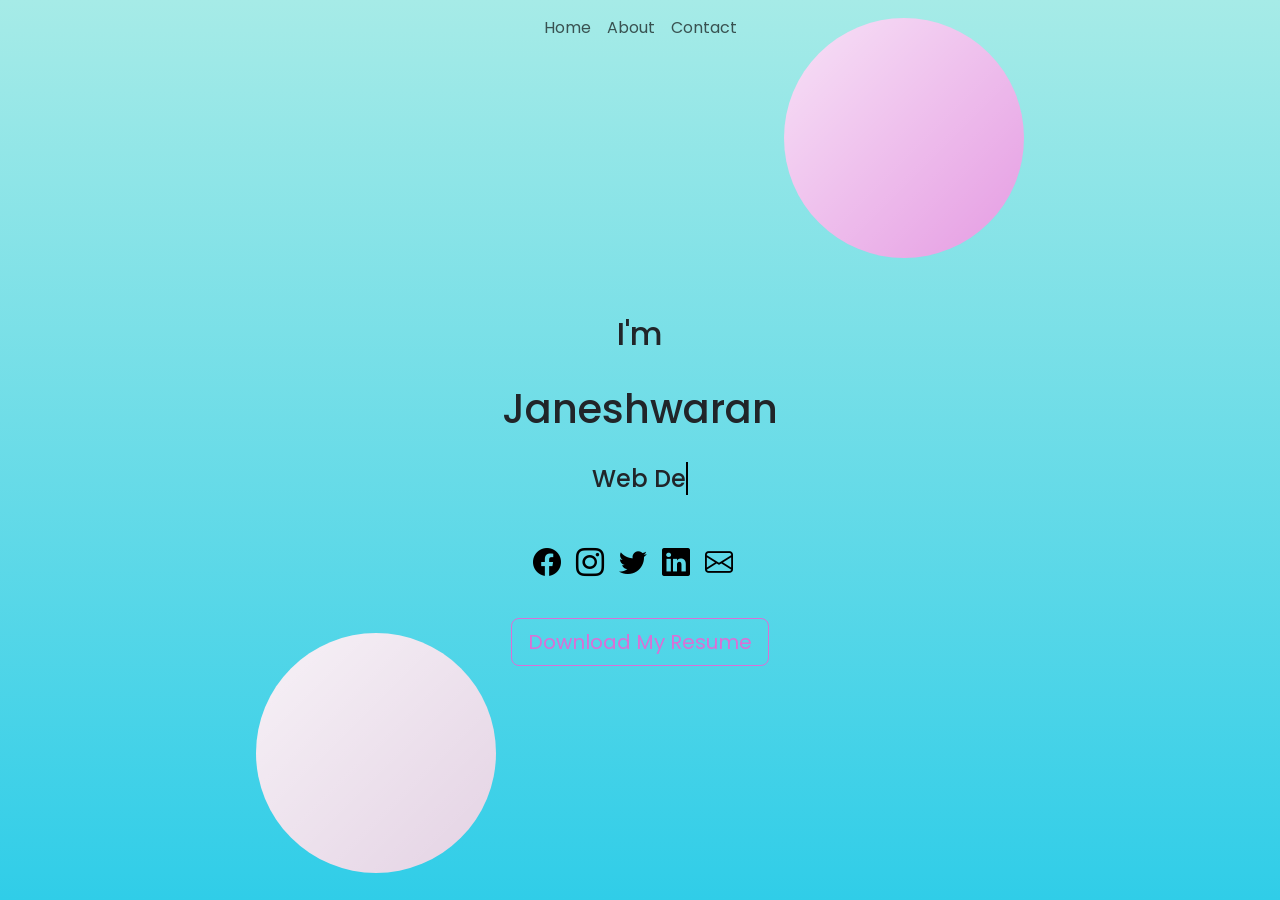
<file: index.html>
<html lang="en">
  <head>
    <meta charset="utf-8">
    <meta name="viewport" content="width=device-width, initial-scale=1">
    <link href="https://cdn.jsdelivr.net/npm/bootstrap@5.1.0/dist/css/bootstrap.min.css" rel="stylesheet" integrity="sha384-KyZXEAg3QhqLMpG8r+8fhAXLRk2vvoC2f3B09zVXn8CA5QIVfZOJ3BCsw2P0p/We" crossorigin="anonymous">
    <link rel="stylesheet" href="style.css">
    <link rel="stylesheet" href="https://cdn.jsdelivr.net/npm/bootstrap-icons@1.5.0/font/bootstrap-icons.css">
    <title>JaNesHwaRan</title>
  </head>
  <body>
<!-- =====  NavBar  ===== -->
    <nav class="navbar fixed-top navbar-expand navbar-light bg-transparent" >
      <div class="container" >
        <div class="collapse navbar-collapse" id="navbarSupportedContent">
          <ul class="navbar-nav mx-auto mb-2 mb-lg-0">
            <li class="nav-item">
              <a class="nav-link " aria-current="page" href="#home">Home</a>
            </li>
            <li class="nav-item">
              <a class="nav-link" href="#about">About</a>
            </li>
            <li class="nav-item">
              <a class="nav-link" href="#contact">Contact</a>
            </li>
          </ul>
        </div>
      </div>
    </nav>
    <div class="scroll-snap">
      <section class="text-dark text-center d-flex " id="home">
        <div class="container">
          <div class="hero ">
            <h2>I'm </h2><br>
            <h1><span id="name"> Janeshwaran</span></h1><br>
            <h4 class="typing"></h4><br>
            <div class="icons">
              <h3><a class="bi bi-facebook" href="https://www.facebook.com/janesh.janesh.77/" target="_blank"></a></h3>
              <h3><a class="bi bi-instagram" href="https://www.instagram.com/janeshwaran/?hl=en" target="_blank"></a></h3>
              <h3><a class="bi bi-twitter" href="https://twitter.com/janeshwar20" target="_blank"></a></h3>
              <h3><a class="bi bi-linkedin" href="https://in.linkedin.com/in/janeshwaran-c-a-34639b200" target="_blank"></a></h3>
              <h3><a class="bi bi-envelope" href="mailto:janesh2k@gmail.com" target="_blank"></a></h3>
            </div>
            <a href="./Janesh_Resume.pdf" target="_blank" class="cv btn btn-lg" >Download My Resume</a>
          </div>
        </div>
      </section>
        <main>
          <section class="text-center d-flex" id="about">
            <div class="glass container ">
              <div class="about-title"><h1><strong>About Me</strong></h1><br>
                <div class="about-subtitle ">
                  <h3>I'm a self-taught Web developer graduated my Bachelors in Mechanical Engineering and having skills on </h3>
                    <ul class="skills">
                      <li>HTML</li>
                      <li>CSS</li>
                      <li>JavaScript</li>
                      <li>React</li>
                      <li>Three.js</li>
                    </ul>                            
                </div>
                <!-- =====Card====== -->
                <div class="row align-cards">
                <div class="column card-container">
                  <div class="card">
                    <figure class="front">
                      <h4>SSLC</h4>
                      <h5>(2015)</h5>
                    </figure>
                    <figure class="back">
                      <h5>Assisi.Mat.Hr.Sec.School</h5>
                    </figure>
                  </div>
                </div>
                <div class="column card-container">
                  <div class="card">
                    <figure class="front">
                      <h4>HSC</h4>
                      <h5>(2017)</h5>
                    </figure>
                    <figure class="back">
                      <h5>Assisi.Mat.Hr.Sec.School</h5>
                    </figure>
                  </div>
                </div>
                <div class="column card-container">
                  <div class="card">
                    <figure class="front">
                      <h5>B.E. Mechanical Engg.</h5>
                      <h5>(2017-2021)</h5>
                    </figure>
                    <figure class="back">
                      <h5>Meenakshi College Of Enginering</h5>
                    </figure>
                  </div>
                </div>
              </div> 
              </div>
            </div>
          </section>
        </main>
      <div class="circle1"></div>
      <div class="circle2"></div>  
      <section class="text-dark text-center d-flex " id="contact">
        <div class="container">
          <div class="social">
            <a href="https://www.facebook.com/janesh.janesh.77/" target="_blank" class="fb btn btn-lg bi bi-facebook">  facebook</a><br>
            <a href="https://www.instagram.com/janeshwaran/?hl=en" target="_blank" class="insta btn btn-lg bi-instagram">  Instagram</a><br>
            <a href="https://twitter.com/janeshwar20" target="_blank" class="twitter btn btn-lg bi-twitter">  Twitter<a><br>
            <a href="https://in.linkedin.com/in/janeshwaran-c-a-34639b200" target="_blank" class="linkedin btn btn-lg bi-linkedin">  LinkedIn<a><br>
            <a href="mailto:janesh2k@gmail.com" target="_blank" class="mail btn btn-lg bi-envelope">    Mail<a><br>
          </div>
          <div class="background"></div>  
        </div>    
    </div>
    <script src="https://cdn.jsdelivr.net/npm/bootstrap@5.1.0/dist/js/bootstrap.bundle.min.js" integrity="sha384-U1DAWAznBHeqEIlVSCgzq+c9gqGAJn5c/t99JyeKa9xxaYpSvHU5awsuZVVFIhvj" crossorigin="anonymous"></script>
    <script src="index.js"></script>
  </body>
</html>
</file>
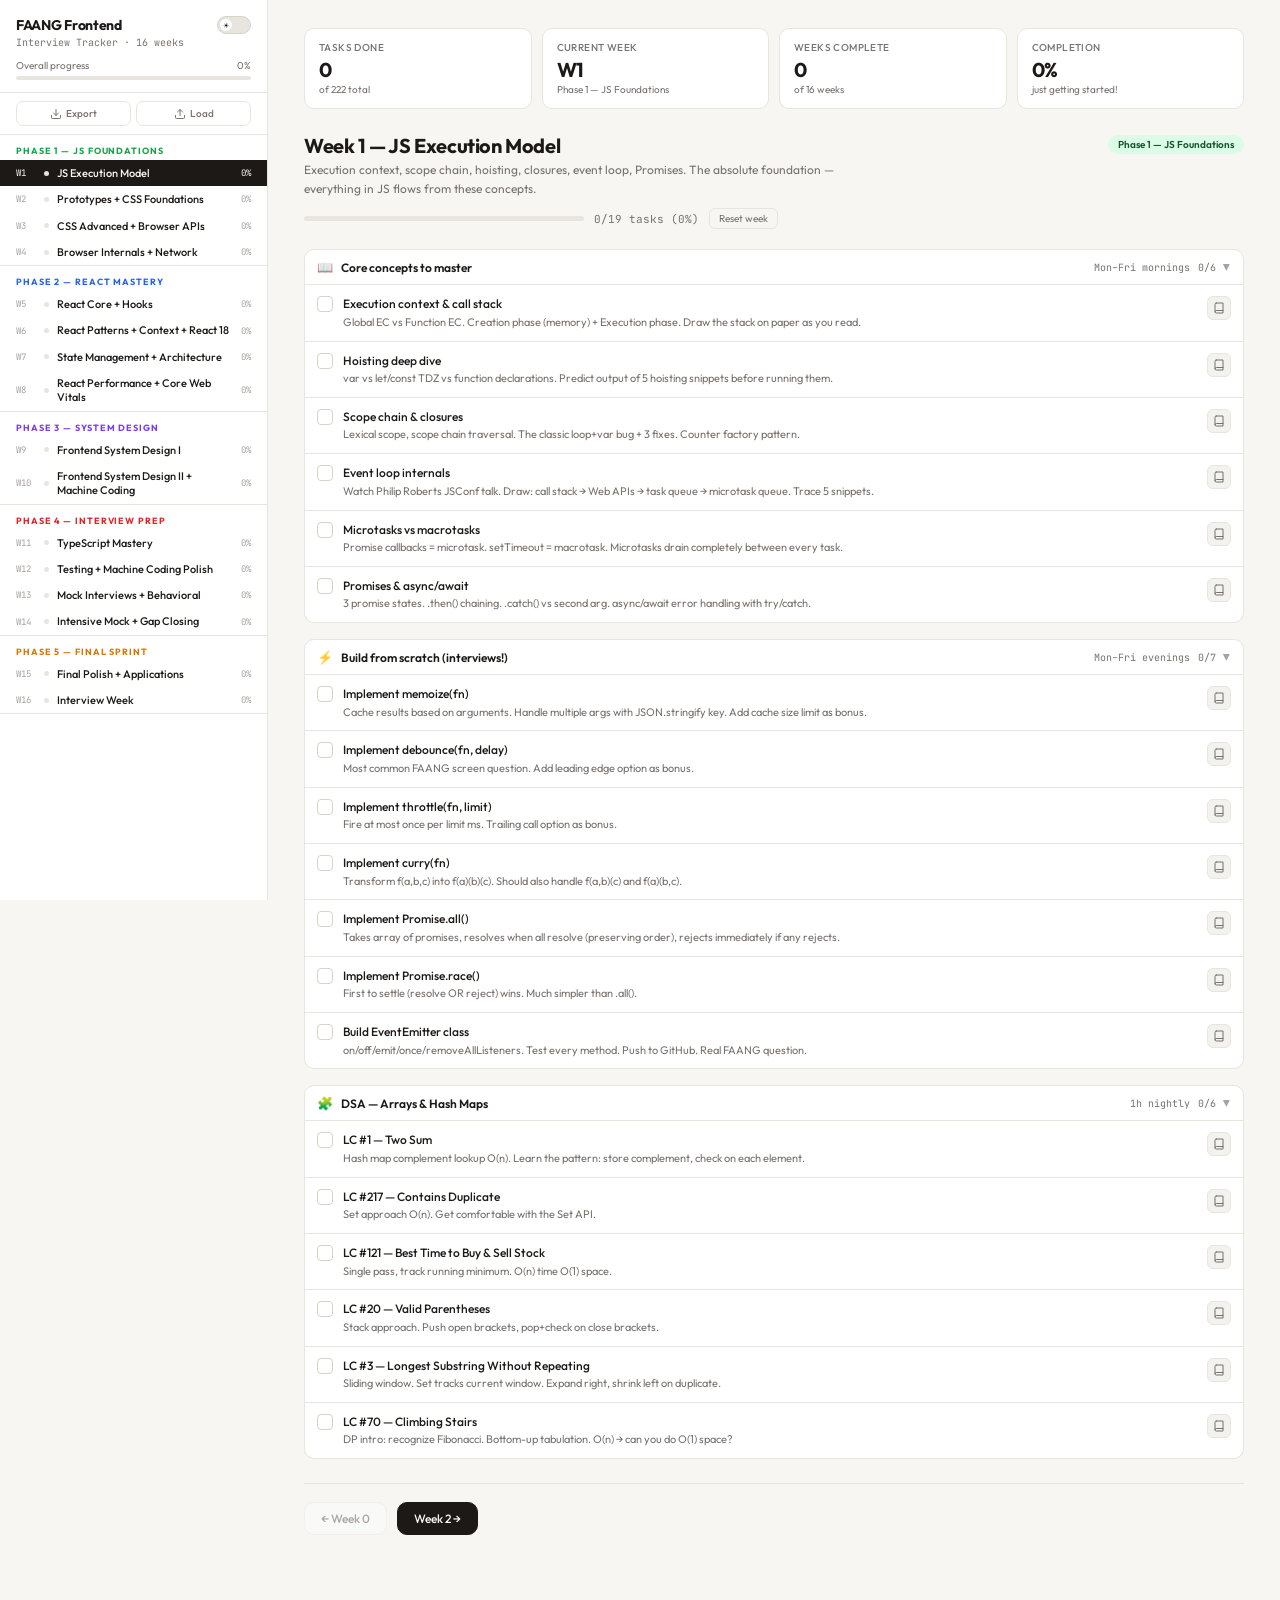
<file: faang-tracker-v2.html>
<!DOCTYPE html>
<html lang="en" data-theme="light">
<head>
<meta charset="UTF-8">
<meta name="viewport" content="width=device-width, initial-scale=1.0">
<title>FAANG Frontend Roadmap Tracker</title>
<link href="https://fonts.googleapis.com/css2?family=Outfit:wght@300;400;500;600;700&family=JetBrains+Mono:wght@400;500&display=swap" rel="stylesheet">
<style>
:root {
  --bg: #f7f6f3; --surface: #ffffff; --surface2: #f3f2ef;
  --border: #e8e5de; --border2: #d6d3ca;
  --text: #1c1917; --muted: #78716c; --faint: #a8a29e;
  --p1: #16a34a; --p1l: #dcfce7; --p1d: #14532d;
  --p2: #2563eb; --p2l: #dbeafe; --p2d: #1e3a8a;
  --p3: #d97706; --p3l: #fef3c7; --p3d: #78350f;
  --p4: #7c3aed; --p4l: #ede9fe; --p4d: #3b0764;
  --p5: #dc2626; --p5l: #fee2e2; --p5d: #7f1d1d;
  --accent: #2563eb;
  --radius: 10px; --sidebar: 268px;
  --checked-bg: #f9f8f6;
  --modal-overlay: rgba(0,0,0,0.45);
  --shadow: 0 4px 24px rgba(0,0,0,0.08);
}
[data-theme="dark"] {
  --bg: #111110; --surface: #1c1c1a; --surface2: #232320;
  --border: #2e2e2b; --border2: #3a3a36;
  --text: #e8e6e1; --muted: #8c8a85; --faint: #5c5a56;
  --p1: #22c55e; --p1l: #14532d; --p1d: #bbf7d0;
  --p2: #3b82f6; --p2l: #1e3a8a; --p2d: #bfdbfe;
  --p3: #f59e0b; --p3l: #78350f; --p3d: #fde68a;
  --p4: #a855f7; --p4l: #3b0764; --p4d: #e9d5ff;
  --p5: #ef4444; --p5l: #7f1d1d; --p5d: #fecaca;
  --accent: #3b82f6;
  --checked-bg: #181817;
  --modal-overlay: rgba(0,0,0,0.7);
  --shadow: 0 4px 24px rgba(0,0,0,0.4);
}
* { box-sizing: border-box; margin: 0; padding: 0; }
body { font-family: 'Outfit', sans-serif; background: var(--bg); color: var(--text); display: flex; min-height: 100vh; transition: background .2s, color .2s; }

/* ── SIDEBAR ── */
#sidebar {
  width: var(--sidebar); height: 100vh; background: var(--surface);
  border-right: 1px solid var(--border); display: flex; flex-direction: column;
  position: fixed; top: 0; left: 0; z-index: 100;
}
.sidebar-head {
  padding: 16px 16px 12px; border-bottom: 1px solid var(--border);
  flex-shrink: 0;
}
.sidebar-logo-row { display: flex; align-items: center; justify-content: space-between; margin-bottom: 2px; }
.sidebar-logo { font-size: 14px; font-weight: 700; letter-spacing: -.3px; }
.sidebar-sub { font-size: 10px; color: var(--muted); font-family: 'JetBrains Mono', monospace; margin-bottom: 10px; }
.overall-progress { }
.op-label { display: flex; justify-content: space-between; font-size: 10px; color: var(--muted); margin-bottom: 4px; }
.op-bar { height: 4px; background: var(--border); border-radius: 3px; overflow: hidden; }
.op-fill { height: 100%; background: var(--accent); border-radius: 3px; transition: width .4s; }

/* sidebar toolbar */
.sidebar-toolbar {
  display: flex; gap: 5px; padding: 8px 16px; border-bottom: 1px solid var(--border);
  flex-shrink: 0;
}
.stb-btn {
  flex: 1; display: flex; align-items: center; justify-content: center; gap: 4px;
  padding: 5px 4px; border: 1px solid var(--border); border-radius: 7px;
  background: transparent; cursor: pointer; font-family: 'Outfit', sans-serif;
  font-size: 10px; font-weight: 500; color: var(--muted); transition: all .15s;
}
.stb-btn:hover { background: var(--surface2); color: var(--text); border-color: var(--border2); }
.stb-btn svg { width: 12px; height: 12px; stroke: currentColor; fill: none; stroke-width: 2; stroke-linecap: round; stroke-linejoin: round; }

/* dark toggle */
.dark-toggle {
  width: 34px; height: 18px; border-radius: 9px; background: var(--border);
  border: 1px solid var(--border2); cursor: pointer; position: relative; transition: background .2s; flex-shrink: 0;
  display: flex; align-items: center; padding: 2px;
}
.dark-toggle.on { background: var(--accent); border-color: var(--accent); }
.dark-toggle-knob {
  width: 12px; height: 12px; border-radius: 50%; background: #fff;
  transition: transform .2s; display: flex; align-items: center; justify-content: center;
  font-size: 7px; line-height: 1;
}
.dark-toggle.on .dark-toggle-knob { transform: translateX(16px); }

/* scrollable week list */
#sidebar-weeks { overflow-y: auto; flex: 1; }
#sidebar-weeks::-webkit-scrollbar { width: 4px; }
#sidebar-weeks::-webkit-scrollbar-track { background: transparent; }
#sidebar-weeks::-webkit-scrollbar-thumb { background: var(--border2); border-radius: 2px; }

.phase-group { border-bottom: 1px solid var(--border); }
.phase-label { font-size: 9px; font-weight: 700; text-transform: uppercase; letter-spacing: .1em; padding: 10px 16px 4px; color: var(--faint); }
.week-item { display: flex; align-items: center; gap: 8px; padding: 6px 16px; cursor: pointer; transition: background .12s; }
.week-item:hover { background: var(--surface2); }
.week-item.active { background: var(--text); }
.week-item.active .week-num, .week-item.active .week-name, .week-item.active .week-pct { color: var(--bg) !important; }
.week-num { font-family: 'JetBrains Mono', monospace; font-size: 9px; color: var(--faint); width: 20px; flex-shrink: 0; }
.week-name { font-size: 11px; font-weight: 500; flex: 1; line-height: 1.3; color: var(--text); }
.week-pct { font-size: 9px; color: var(--faint); font-family: 'JetBrains Mono', monospace; }
.week-dot { width: 5px; height: 5px; border-radius: 50%; flex-shrink: 0; background: var(--border); transition: background .3s; }

/* ── MAIN ── */
#main { margin-left: var(--sidebar); flex: 1; padding: 28px 36px 72px; max-width: calc(100vw - var(--sidebar)); }

/* STATS BAR */
.stats-bar { display: grid; grid-template-columns: repeat(4,1fr); gap: 10px; margin-bottom: 24px; }
.stat-card { background: var(--surface); border: 1px solid var(--border); border-radius: var(--radius); padding: 12px 14px; }
.stat-label { font-size: 10px; color: var(--muted); margin-bottom: 3px; font-weight: 500; text-transform: uppercase; letter-spacing: .04em; }
.stat-val { font-size: 20px; font-weight: 700; letter-spacing: -.5px; }
.stat-sub { font-size: 10px; color: var(--muted); margin-top: 1px; }

/* WEEK HEADER */
.week-header { margin-bottom: 20px; }
.week-header-top { display: flex; align-items: flex-start; justify-content: space-between; gap: 16px; margin-bottom: 10px; }
.wh-left h1 { font-size: 20px; font-weight: 700; letter-spacing: -.4px; margin-bottom: 3px; }
.wh-left p { font-size: 12px; color: var(--muted); line-height: 1.55; max-width: 560px; }
.phase-badge { font-size: 10px; font-weight: 600; padding: 3px 10px; border-radius: 20px; white-space: nowrap; margin-top: 2px; }
.week-prog-row { display: flex; align-items: center; gap: 10px; }
.week-prog-bar { flex: 1; height: 5px; background: var(--border); border-radius: 3px; overflow: hidden; max-width: 280px; }
.week-prog-fill { height: 100%; border-radius: 3px; transition: width .4s; }
.week-prog-label { font-size: 11px; color: var(--muted); font-family: 'JetBrains Mono', monospace; }
.clear-week-btn { font-size: 10px; padding: 3px 9px; border: 1px solid var(--border); border-radius: 6px; background: transparent; cursor: pointer; color: var(--muted); font-family: 'Outfit', sans-serif; transition: all .15s; }
.clear-week-btn:hover { background: var(--surface2); color: var(--text); }

/* SECTIONS */
.section { margin-bottom: 16px; }
.section-head { display: flex; align-items: center; gap: 8px; padding: 9px 12px; background: var(--surface); border: 1px solid var(--border); border-radius: var(--radius) var(--radius) 0 0; cursor: pointer; user-select: none; transition: background .12s; }
.section-head:hover { background: var(--surface2); }
.section-icon { font-size: 13px; }
.section-title { font-size: 12px; font-weight: 600; flex: 1; }
.section-meta { font-size: 10px; color: var(--muted); font-family: 'JetBrains Mono', monospace; }
.section-chevron { font-size: 9px; color: var(--faint); transition: transform .2s; }
.section-chevron.open { transform: rotate(90deg); }
.section-body { border: 1px solid var(--border); border-top: none; border-radius: 0 0 var(--radius) var(--radius); overflow: hidden; background: var(--surface); }
.section-body.collapsed { display: none; }

/* TASKS */
.task-item { display: flex; align-items: flex-start; gap: 10px; padding: 10px 12px; border-bottom: 1px solid var(--border); transition: background .1s; }
.task-item:last-child { border-bottom: none; }
.task-item:hover { background: var(--surface2); }
.task-item.checked { background: var(--checked-bg); }
.task-cb { width: 16px; height: 16px; border-radius: 4px; border: 1.5px solid var(--border2); flex-shrink: 0; margin-top: 1px; display: flex; align-items: center; justify-content: center; transition: all .15s; cursor: pointer; }
.task-item.checked .task-cb { background: var(--text); border-color: var(--text); }
.task-item.checked .task-cb::after { content: '✓'; color: var(--bg); font-size: 10px; font-weight: 700; }
.task-content { flex: 1; min-width: 0; cursor: pointer; }
.task-title { font-size: 12px; line-height: 1.45; font-weight: 500; }
.task-item.checked .task-title { color: var(--muted); text-decoration: line-through; }
.task-desc { font-size: 11px; color: var(--muted); margin-top: 2px; line-height: 1.45; }
.task-resource-btn {
  flex-shrink: 0; margin-top: 1px; width: 24px; height: 24px; border-radius: 6px;
  border: 1px solid var(--border); background: var(--surface2); cursor: pointer;
  display: flex; align-items: center; justify-content: center; transition: all .15s;
  color: var(--muted);
}
.task-resource-btn:hover { background: var(--accent); border-color: var(--accent); color: #fff; }
.task-resource-btn svg { width: 12px; height: 12px; stroke: currentColor; fill: none; stroke-width: 2; stroke-linecap: round; stroke-linejoin: round; }

/* NAV */
.week-nav { display: flex; gap: 10px; margin-top: 24px; padding-top: 18px; border-top: 1px solid var(--border); }
.nav-btn { padding: 8px 16px; border-radius: var(--radius); border: 1px solid var(--border); background: var(--surface); cursor: pointer; font-family: 'Outfit', sans-serif; font-size: 12px; font-weight: 500; color: var(--text); transition: all .15s; }
.nav-btn:hover { background: var(--surface2); }
.nav-btn.primary { background: var(--text); color: var(--bg); border-color: var(--text); }
.nav-btn.primary:hover { opacity: .85; }
.nav-btn:disabled { opacity: .35; cursor: not-allowed; }

/* ── MODAL ── */
.modal-overlay {
  display: none; position: fixed; inset: 0; background: var(--modal-overlay);
  z-index: 999; align-items: center; justify-content: center;
  padding: 20px;
}
.modal-overlay.open { display: flex; }
.modal {
  background: var(--surface); border: 1px solid var(--border); border-radius: 14px;
  width: 100%; max-width: 540px; max-height: 88vh; display: flex; flex-direction: column;
  box-shadow: var(--shadow); animation: modalIn .18s ease;
}
@keyframes modalIn { from { opacity: 0; transform: scale(.96) translateY(8px); } to { opacity: 1; transform: none; } }
.modal-head { padding: 16px 18px 12px; border-bottom: 1px solid var(--border); flex-shrink: 0; }
.modal-head-row { display: flex; align-items: flex-start; justify-content: space-between; gap: 12px; }
.modal-title { font-size: 14px; font-weight: 700; line-height: 1.35; flex: 1; }
.modal-close { width: 28px; height: 28px; border-radius: 7px; border: 1px solid var(--border); background: transparent; cursor: pointer; color: var(--muted); font-size: 14px; display: flex; align-items: center; justify-content: center; flex-shrink: 0; transition: all .12s; }
.modal-close:hover { background: var(--surface2); color: var(--text); }
.modal-desc { font-size: 11px; color: var(--muted); line-height: 1.5; margin-top: 6px; }
.modal-body { overflow-y: auto; flex: 1; padding: 14px 18px 18px; }
.modal-body::-webkit-scrollbar { width: 4px; }
.modal-body::-webkit-scrollbar-thumb { background: var(--border2); border-radius: 2px; }
.modal-section-title { font-size: 10px; font-weight: 700; text-transform: uppercase; letter-spacing: .08em; color: var(--faint); margin-bottom: 8px; margin-top: 16px; }
.modal-section-title:first-child { margin-top: 0; }
.resource-link {
  display: flex; align-items: center; gap: 10px; padding: 10px 12px; border: 1px solid var(--border);
  border-radius: 9px; text-decoration: none; color: var(--text); background: var(--surface2);
  margin-bottom: 7px; transition: all .15s;
}
.resource-link:hover { border-color: var(--accent); background: var(--surface); }
.resource-link:hover .rl-icon { background: var(--accent); color: #fff; }
.rl-icon { width: 32px; height: 32px; border-radius: 7px; background: var(--border); display: flex; align-items: center; justify-content: center; font-size: 14px; flex-shrink: 0; transition: all .15s; }
.rl-body { flex: 1; min-width: 0; }
.rl-name { font-size: 12px; font-weight: 600; margin-bottom: 1px; }
.rl-desc { font-size: 10px; color: var(--muted); line-height: 1.4; }
.rl-badge { font-size: 9px; font-weight: 600; padding: 1px 6px; border-radius: 8px; flex-shrink: 0; }
.rl-badge.free { background: var(--p1l); color: var(--p1d); }
.rl-badge.paid { background: var(--p3l); color: var(--p3d); }
.rl-badge.must { background: var(--p5l); color: var(--p5d); }
.practice-item { padding: 8px 12px; border: 1px solid var(--border); border-radius: 9px; margin-bottom: 7px; background: var(--surface2); }
.practice-item code { font-family: 'JetBrains Mono', monospace; font-size: 11px; background: var(--border); padding: 1px 5px; border-radius: 4px; color: var(--text); }
.practice-item p { font-size: 11px; color: var(--muted); margin-top: 3px; line-height: 1.4; }
.tip-box { padding: 10px 12px; background: var(--p3l); border-left: 3px solid var(--p3); border-radius: 0 8px 8px 0; margin-top: 4px; }
.tip-box p { font-size: 11px; color: var(--p3d); line-height: 1.5; }
[data-theme="dark"] .tip-box { background: #2a1f0a; }
[data-theme="dark"] .tip-box p { color: var(--p3d); }

/* ── TOAST ── */
#toast { position: fixed; bottom: 24px; right: 24px; z-index: 1100; display: flex; flex-direction: column; gap: 8px; }
.toast-item { background: var(--text); color: var(--bg); padding: 10px 16px; border-radius: 9px; font-size: 12px; font-weight: 500; box-shadow: var(--shadow); animation: toastIn .2s ease; }
@keyframes toastIn { from { opacity: 0; transform: translateY(10px); } to { opacity: 1; transform: none; } }

@media (max-width: 768px) {
  :root { --sidebar: 0px; }
  #sidebar { display: none; }
  #main { margin-left: 0; padding: 16px 14px 56px; }
  .stats-bar { grid-template-columns: repeat(2,1fr); }
}
</style>
</head>
<body>

<!-- SIDEBAR -->
<nav id="sidebar">
  <div class="sidebar-head">
    <div class="sidebar-logo-row">
      <div class="sidebar-logo">FAANG Frontend</div>
      <button class="dark-toggle" id="darkToggle" title="Toggle dark mode" onclick="toggleDark()">
        <div class="dark-toggle-knob" id="darkKnob">☀</div>
      </button>
    </div>
    <div class="sidebar-sub">Interview Tracker · 16 weeks</div>
    <div class="overall-progress">
      <div class="op-label"><span>Overall progress</span><span id="overall-pct">0%</span></div>
      <div class="op-bar"><div class="op-fill" id="overall-bar" style="width:0%"></div></div>
    </div>
  </div>
  <div class="sidebar-toolbar">
    <button class="stb-btn" onclick="exportProgress()" title="Export progress">
      <svg viewBox="0 0 24 24"><path d="M21 15v4a2 2 0 01-2 2H5a2 2 0 01-2-2v-4"/><polyline points="7 10 12 15 17 10"/><line x1="12" y1="15" x2="12" y2="3"/></svg>
      Export
    </button>
    <button class="stb-btn" onclick="document.getElementById('importFile').click()" title="Load progress">
      <svg viewBox="0 0 24 24"><path d="M21 15v4a2 2 0 01-2 2H5a2 2 0 01-2-2v-4"/><polyline points="17 8 12 3 7 8"/><line x1="12" y1="3" x2="12" y2="15"/></svg>
      Load
    </button>
    <input type="file" id="importFile" accept=".json" style="display:none" onchange="importProgress(event)">
  </div>
  <div id="sidebar-weeks"></div>
</nav>

<!-- MAIN -->
<main id="main">
  <div class="stats-bar">
    <div class="stat-card"><div class="stat-label">Tasks Done</div><div class="stat-val" id="stat-done">0</div><div class="stat-sub" id="stat-total-sub">of 0 total</div></div>
    <div class="stat-card"><div class="stat-label">Current Week</div><div class="stat-val" id="stat-week">W1</div><div class="stat-sub" id="stat-phase">Phase 1 · Foundations</div></div>
    <div class="stat-card"><div class="stat-label">Weeks Complete</div><div class="stat-val" id="stat-weeks-done">0</div><div class="stat-sub">of 16 weeks</div></div>
    <div class="stat-card"><div class="stat-label">Completion</div><div class="stat-val" id="stat-pct">0%</div><div class="stat-sub" id="stat-motivate">keep going!</div></div>
  </div>
  <div id="week-content"></div>
</main>

<!-- MODAL -->
<div class="modal-overlay" id="modal" onclick="closeModalOutside(event)">
  <div class="modal">
    <div class="modal-head">
      <div class="modal-head-row">
        <div class="modal-title" id="modal-title"></div>
        <button class="modal-close" onclick="closeModal()">✕</button>
      </div>
      <div class="modal-desc" id="modal-desc"></div>
    </div>
    <div class="modal-body" id="modal-body"></div>
  </div>
</div>

<div id="toast"></div>

<script>
// ═══════════════════════════════════════════════
// DATA — WEEKS WITH RESOURCES
// ═══════════════════════════════════════════════
const PHASES = [
  { id:1, name:'Phase 1 — JS Foundations', color:'var(--p1)', light:'var(--p1l)', dark:'var(--p1d)', weeks:[1,2,3,4] },
  { id:2, name:'Phase 2 — React Mastery',  color:'var(--p2)', light:'var(--p2l)', dark:'var(--p2d)', weeks:[5,6,7,8] },
  { id:3, name:'Phase 3 — System Design',  color:'var(--p4)', light:'var(--p4l)', dark:'var(--p4d)', weeks:[9,10] },
  { id:4, name:'Phase 4 — Interview Prep', color:'var(--p5)', light:'var(--p5l)', dark:'var(--p5d)', weeks:[11,12,13,14] },
  { id:5, name:'Phase 5 — Final Sprint',   color:'var(--p3)', light:'var(--p3l)', dark:'var(--p3d)', weeks:[15,16] }
];

// Resources keyed by task id
const TASK_RESOURCES = {
  'w1-t1': {
    links:[
      { icon:'📖', name:'javascript.info — Variable Scope & Closure', url:'https://javascript.info/closure', desc:'Best free resource. Read "Variable scope" + "Closure" chapters.', badge:'free' },
      { icon:'📘', name:'YDKJS — Scope & Closures (Ch 1–2)', url:'https://github.com/getify/You-Dont-Know-JS/tree/2nd-ed/scope-closures', desc:'Free on GitHub. Deepest treatment of JS scope available.', badge:'free' },
      { icon:'🎥', name:'Codesmith — JS the Hard Parts: Closure', url:'https://www.youtube.com/watch?v=aHrvi2zTlaU', desc:'Visual walkthrough of execution context and scope chain.', badge:'free' },
    ],
    practice:[
      { code:'console.log(typeof x); var x = 5;', hint:'What does hoisting do to var declarations?' },
      { code:'function outer(){\n  let a=1;\n  function inner(){ console.log(a); }\n  inner();\n}\nouter();', hint:'Trace the scope chain from inner() outward.' }
    ],
    tip:'Draw the call stack and scope chain on paper as you trace. Writing > reading for retention.'
  },
  'w1-t2': {
    links:[
      { icon:'📖', name:'javascript.info — Variable Scope', url:'https://javascript.info/var', desc:'The "var" article covers hoisting in perfect detail.', badge:'free' },
      { icon:'🔬', name:'MDN — Hoisting', url:'https://developer.mozilla.org/en-US/docs/Glossary/Hoisting', desc:'MDN reference with examples of var vs function vs let/const TDZ.', badge:'free' },
    ],
    practice:[
      { code:'greet();\nfunction greet(){ console.log("hi"); }\nsayHi();\nvar sayHi = () => console.log("hey");', hint:'Function declarations are fully hoisted; var declarations are hoisted but not initialised.' },
    ],
    tip:'Temporal Dead Zone (TDZ) is the most commonly misunderstood part. let/const ARE hoisted — they just cannot be accessed before declaration.'
  },
  'w1-t3': {
    links:[
      { icon:'📖', name:'javascript.info — Closure', url:'https://javascript.info/closure', desc:'Full closure chapter. The loop example is essential reading.', badge:'free' },
      { icon:'📘', name:'YDKJS — Scope & Closures Ch 3', url:'https://github.com/getify/You-Dont-Know-JS/blob/2nd-ed/scope-closures/ch3.md', desc:'The closure chapter from YDKJS 2nd edition.', badge:'free' },
      { icon:'📄', name:'MDN — Closures', url:'https://developer.mozilla.org/en-US/docs/Web/JavaScript/Closures', desc:'MDN has excellent "practical closures" examples.', badge:'free' },
    ],
    practice:[
      { code:'for(var i=0;i<3;i++){\n  setTimeout(()=>console.log(i),100);\n}', hint:'Classic closure bug. Try 3 fixes: var+IIFE, let, separate function.' },
    ],
    tip:'The interview answer to "what is a closure" = "a function that retains access to its outer scope even after the outer function has returned."'
  },
  'w1-e1': {
    links:[
      { icon:'🔥', name:'bigfrontend.dev — Implement memoize', url:'https://bigfrontend.dev/problem/implement-memoize-0', desc:'Exact interview-style problem. Solve before looking at solutions.', badge:'must' },
      { icon:'📖', name:'javascript.info — Decorators & forwarding', url:'https://javascript.info/call-apply-decorators', desc:'Covers the memoize/cache decorator pattern in JS.', badge:'free' },
    ],
    practice:[
      { code:'function memoize(fn) {\n  const cache = new Map();\n  return function(...args) {\n    const key = JSON.stringify(args);\n    if(cache.has(key)) return cache.get(key);\n    const result = fn.apply(this, args);\n    cache.set(key, result);\n    return result;\n  };\n}', hint:'Key challenge: how do you handle object arguments? JSON.stringify works but has edge cases.' },
    ],
    tip:'Follow-up question: "What if an argument is a function or circular object?" Answer: use WeakMap keyed by the first arg, or accept limitations of JSON.stringify.'
  },
  'w1-e2': {
    links:[
      { icon:'📖', name:'CSS-Tricks — Debouncing & Throttling Explained', url:'https://css-tricks.com/debouncing-throttling-explained-examples/', desc:'Best visual explanation with animated diagrams. Read this first.', badge:'must' },
      { icon:'🔥', name:'bigfrontend.dev — Implement debounce', url:'https://bigfrontend.dev/problem/implement-debounce-0', desc:'Practice the exact interview question.', badge:'must' },
      { icon:'🎥', name:'Fireship — Debounce vs Throttle in 100 seconds', url:'https://www.youtube.com/watch?v=cjIswDCKgu0', desc:'Quick visual comparison.', badge:'free' },
    ],
    practice:[
      { code:'function debounce(fn, delay) {\n  let timer;\n  return function(...args) {\n    clearTimeout(timer);\n    timer = setTimeout(() => fn.apply(this, args), delay);\n  };\n}', hint:'Wire it to an input in CodePen and type fast — you will SEE the debounce working.' },
    ],
    tip:'Bonus: add a "leading" option — fires immediately on the first call and then debounces subsequent calls. This is the Lodash _.debounce API.'
  },
  'w1-e3': {
    links:[
      { icon:'📖', name:'CSS-Tricks — Debouncing & Throttling Explained', url:'https://css-tricks.com/debouncing-throttling-explained-examples/', desc:'Same article — read the throttle section specifically.', badge:'must' },
      { icon:'🔥', name:'bigfrontend.dev — Implement throttle', url:'https://bigfrontend.dev/problem/implement-throttle', desc:'Interview problem. Time limit version.', badge:'must' },
    ],
    practice:[
      { code:'function throttle(fn, limit) {\n  let lastCall = 0;\n  return function(...args) {\n    const now = Date.now();\n    if(now - lastCall >= limit) {\n      lastCall = now;\n      return fn.apply(this, args);\n    }\n  };\n}', hint:'Attach to a scroll event handler. Scroll fast and watch it fire at most once per limit ms.' },
    ],
    tip:'Key distinction to memorise: debounce = "wait for silence then fire once". Throttle = "fire at most once per N ms regardless".'
  },
  'w1-e4': {
    links:[
      { icon:'📖', name:'javascript.info — Currying', url:'https://javascript.info/currying-partials', desc:'Full chapter on currying and partial application.', badge:'free' },
      { icon:'🔥', name:'bigfrontend.dev — Implement curry()', url:'https://bigfrontend.dev/problem/implement-curry', desc:'Interview problem. Must handle both curry(a)(b)(c) and curry(a,b)(c).', badge:'must' },
    ],
    practice:[
      { code:'function curry(fn) {\n  return function curried(...args) {\n    if(args.length >= fn.length) {\n      return fn.apply(this, args);\n    }\n    return function(...more) {\n      return curried.apply(this, args.concat(more));\n    };\n  };\n}', hint:'fn.length gives the number of declared parameters. That is the arity you are waiting for.' },
    ],
    tip:'Currying is about partial application. Real use: add(1)(2)(3) useful for composing pipelines. Less common in modern JS but still a frequent interview topic.'
  },
  'w1-e5': {
    links:[
      { icon:'🔥', name:'bigfrontend.dev — Implement Promise.all', url:'https://bigfrontend.dev/problem/implement-promise-all', desc:'Exact interview question. Solve it, then check solution.', badge:'must' },
      { icon:'📖', name:'javascript.info — Promise API', url:'https://javascript.info/promise-api', desc:'All 5 static Promise methods explained with examples.', badge:'free' },
    ],
    practice:[
      { code:'function promiseAll(promises) {\n  return new Promise((resolve, reject) => {\n    const results = [];\n    let count = 0;\n    if(!promises.length) return resolve([]);\n    promises.forEach((p, i) => {\n      Promise.resolve(p).then(val => {\n        results[i] = val;\n        if(++count === promises.length) resolve(results);\n      }).catch(reject);\n    });\n  });\n}', hint:'Preserve ORDER of results (not order of resolution). Use index i, not push().' },
    ],
    tip:'The subtle bug everyone makes: using push() instead of results[i] = val. push() gives wrong order when promises resolve at different times.'
  },
  'w1-e7': {
    links:[
      { icon:'🔥', name:'bigfrontend.dev — Implement EventEmitter', url:'https://bigfrontend.dev/problem/create-an-event-emitter', desc:'Classic FAANG interview problem. Build on/off/emit/once.', badge:'must' },
      { icon:'📖', name:'Node.js EventEmitter docs', url:'https://nodejs.org/api/events.html', desc:'The spec your EventEmitter should match (behaviour reference).', badge:'free' },
      { icon:'🎥', name:'NeetCode — EventEmitter walkthrough', url:'https://www.youtube.com/results?search_query=eventemitter+javascript+implementation', desc:'Search "EventEmitter JavaScript implementation" on YouTube.', badge:'free' },
    ],
    tip:'once() is the tricky one: wrap the listener in an outer function that calls off() before calling the real listener. That way it auto-removes itself.'
  },
  'w1-d1': {
    links:[
      { icon:'🔥', name:'LeetCode #1 — Two Sum', url:'https://leetcode.com/problems/two-sum/', desc:'Start with brute force O(n²), then hash map O(n). Know both.', badge:'must' },
      { icon:'🎥', name:'NeetCode — Two Sum', url:'https://www.youtube.com/watch?v=KLlXCFG5TnA', desc:'Clear explanation of the hash map approach with diagram.', badge:'free' },
    ],
    practice:[
      { code:'// Hash map approach — O(n) time O(n) space\nfunction twoSum(nums, target) {\n  const map = {};\n  for(let i=0; i<nums.length; i++) {\n    const complement = target - nums[i];\n    if(map[complement] !== undefined) return [map[complement], i];\n    map[nums[i]] = i;\n  }\n}', hint:'Pattern: "store complement, look it up". You will use this same pattern 20+ more times.' },
    ],
    tip:'Pattern name: "Complement Hash Map". Learn to recognise this setup: "find two things that sum/equal X" → hash map.'
  },
  'w1-d5': {
    links:[
      { icon:'🔥', name:'LeetCode #3 — Longest Substring Without Repeating', url:'https://leetcode.com/problems/longest-substring-without-repeating-characters/', desc:'Classic sliding window. Must know cold.', badge:'must' },
      { icon:'🎥', name:'NeetCode — Sliding Window explanation', url:'https://www.youtube.com/watch?v=wiGpQwVHdE0', desc:'Best visualisation of the variable sliding window pattern.', badge:'free' },
    ],
    tip:'Sliding window pattern: left pointer + right pointer. Expand right freely, shrink left when window becomes invalid (duplicate found).'
  },
  'w2-t1': {
    links:[
      { icon:'📖', name:'javascript.info — Prototypal inheritance', url:'https://javascript.info/prototype-inheritance', desc:'4 chapters: Prototypal inheritance, F.prototype, Native prototypes, Prototype methods.', badge:'free' },
      { icon:'📘', name:'YDKJS — this & Object Prototypes', url:'https://github.com/getify/You-Dont-Know-JS/tree/2nd-ed/objects-classes', desc:'Kyle Simpson\'s deep treatment of prototypes and the "this" keyword.', badge:'free' },
    ],
    practice:[
      { code:'function Animal(name){ this.name = name; }\nAnimal.prototype.speak = function(){\n  console.log(this.name + " makes a sound");\n};\nconst dog = new Animal("Rex");\ndog.speak();\nconsole.log(dog.__proto__ === Animal.prototype);', hint:'Trace: dog.__proto__ → Animal.prototype → Object.prototype → null' },
    ],
    tip:'The prototype chain: every object has [[Prototype]]. Property lookup walks up the chain until it finds it or hits null.'
  },
  'w2-t3': {
    links:[
      { icon:'📖', name:'javascript.info — Object methods, "this"', url:'https://javascript.info/object-methods', desc:'Covers all 4 binding rules with examples.', badge:'free' },
      { icon:'🔥', name:'bigfrontend.dev — Implement bind()', url:'https://bigfrontend.dev/problem/create-your-own-Function.prototype.bind', desc:'Very common interview question. Build bind from scratch.', badge:'must' },
    ],
    tip:'Arrow functions do NOT have their own "this" — they inherit from the surrounding lexical context. This is why they cannot be used as constructors.'
  },
  'w2-c2': {
    links:[
      { icon:'🎮', name:'Flexbox Froggy — complete all 24 levels', url:'https://flexboxfroggy.com/', desc:'Best interactive Flexbox game. Do all 24 levels before reading.', badge:'must' },
      { icon:'📖', name:'CSS-Tricks — Complete Guide to Flexbox', url:'https://css-tricks.com/snippets/css/a-guide-to-flexbox/', desc:'The definitive visual reference. Bookmark this forever.', badge:'free' },
      { icon:'🔬', name:'Flexbox playground', url:'https://flexbox.tech/', desc:'Interactive playground to test every flex property.', badge:'free' },
    ],
    tip:'Most common confusion: flex-direction changes what "main axis" means. justify-content = main axis. align-items = cross axis. Always think axis first.'
  },
  'w2-c3': {
    links:[
      { icon:'🎮', name:'CSS Grid Garden — complete all 28 levels', url:'https://cssgridgarden.com/', desc:'Best interactive Grid game. Do all 28 levels.', badge:'must' },
      { icon:'📖', name:'CSS-Tricks — Complete Guide to Grid', url:'https://css-tricks.com/snippets/css/complete-guide-grid/', desc:'Visual reference for every grid property.', badge:'free' },
      { icon:'🔬', name:'Grid by Example — Rachel Andrew', url:'https://gridbyexample.com/', desc:'Real-world examples and patterns from a CSS Grid expert.', badge:'free' },
    ],
    tip:'auto-fit vs auto-fill: auto-fit collapses empty tracks, auto-fill preserves them. Use auto-fit with minmax(200px, 1fr) for responsive grids without media queries.'
  },
  'w3-t3': {
    links:[
      { icon:'📖', name:'web.dev — Responsive Design', url:'https://web.dev/learn/design/', desc:'Google\'s complete guide to responsive design. 20+ chapters.', badge:'free' },
      { icon:'📖', name:'MDN — CSS clamp()', url:'https://developer.mozilla.org/en-US/docs/Web/CSS/clamp', desc:'Fluid typography with clamp(min, preferred, max).', badge:'free' },
      { icon:'📖', name:'web.dev — Container Queries', url:'https://web.dev/articles/csr-with-container-queries', desc:'The future of responsive components (supported in all browsers now).', badge:'free' },
    ],
    tip:'Mobile-first = start with min-width media queries. Easier to progressively enhance than to override desktop styles for mobile.'
  },
  'w3-a1': {
    links:[
      { icon:'📖', name:'web.dev — Learn Accessibility', url:'https://web.dev/learn/accessibility/', desc:'Google\'s 27-chapter accessibility course. Free and comprehensive.', badge:'must' },
      { icon:'📖', name:'MDN — ARIA basics', url:'https://developer.mozilla.org/en-US/docs/Learn/Accessibility/WAI-ARIA_basics', desc:'ARIA roles, properties, and states explained.', badge:'free' },
      { icon:'🔬', name:'a11y project checklist', url:'https://www.a11yproject.com/checklist/', desc:'WCAG 2.1 checklist. Run through this on your projects.', badge:'free' },
    ],
    tip:'First Rule of ARIA: don\'t use ARIA if a native HTML element already has the correct semantics. <button> > <div role="button"> always.'
  },
  'w4-t1': {
    links:[
      { icon:'📖', name:'howbrowserswork.net — Tali Garsiel', url:'https://web.dev/articles/howbrowserswork', desc:'The definitive deep dive into browser internals. Essential reading.', badge:'must' },
      { icon:'🎥', name:'Google Chrome Developers — Life of a Pixel', url:'https://www.youtube.com/watch?v=K2QHdgAKP-s', desc:'How a web page goes from HTML to pixels on screen. Internal Google talk.', badge:'must' },
      { icon:'📖', name:'web.dev — Rendering Performance', url:'https://web.dev/articles/rendering-performance', desc:'Practical guide to avoiding layout thrashing and paint storms.', badge:'free' },
    ],
    tip:'The critical path: Parse HTML → DOM, Parse CSS → CSSOM, Combine → Render Tree, Layout (geometry), Paint (pixels), Composite (layers). Block any step = blocked page.'
  },
  'w4-n3': {
    links:[
      { icon:'📖', name:'MDN — Cross-Origin Resource Sharing (CORS)', url:'https://developer.mozilla.org/en-US/docs/Web/HTTP/CORS', desc:'Complete CORS reference with examples of all header types.', badge:'free' },
      { icon:'🔬', name:'CORS playground — test CORS headers live', url:'https://cors-anywhere.herokuapp.com/', desc:'Test CORS behaviour with real requests.', badge:'free' },
    ],
    tip:'Simple vs preflighted: simple requests (GET/POST with safe headers) go straight. Preflighted requests send OPTIONS first to ask permission. Know what triggers a preflight.'
  },
  'w4-n5': {
    links:[
      { icon:'📖', name:'web.dev — XSS explained', url:'https://portswigger.net/web-security/cross-site-scripting', desc:'PortSwigger (Burp Suite) has the best XSS educational content.', badge:'free' },
      { icon:'🔬', name:'OWASP Top 10 Web Security Risks', url:'https://owasp.org/www-project-top-ten/', desc:'Industry standard list. Know at least the top 5 for interviews.', badge:'must' },
      { icon:'📖', name:'content-security-policy.com', url:'https://content-security-policy.com/', desc:'Interactive CSP reference and examples.', badge:'free' },
    ],
    tip:'XSS = attacker injects script into your page. Prevent with: CSP, output encoding, HttpOnly cookies. CSRF = forged cross-site request. Prevent with: SameSite cookies, CSRF tokens.'
  },
  'w5-t1': {
    links:[
      { icon:'📖', name:'React docs — Reconciliation', url:'https://react.dev/learn/preserving-and-resetting-state', desc:'Official docs on preserving and resetting state through the tree.', badge:'must' },
      { icon:'🎥', name:'Build your own React — Rodrigo Pombo', url:'https://pomb.us/build-your-own-react/', desc:'Step-by-step guide to implementing createElement, render, useState from scratch.', badge:'must' },
      { icon:'🎥', name:'React Fiber Architecture explained', url:'https://www.youtube.com/watch?v=ZCuYPiUIONs', desc:'Deep dive into React\'s fiber architecture and incremental rendering.', badge:'free' },
    ],
    tip:'Key insight: React does two phases. Render phase (pure, can be interrupted) = build the fiber tree. Commit phase (has side effects, synchronous) = apply to DOM.'
  },
  'w5-h1': {
    links:[
      { icon:'📖', name:'React docs — useState', url:'https://react.dev/reference/react/useState', desc:'Official reference with all edge cases documented.', badge:'free' },
      { icon:'📖', name:'React docs — useEffect', url:'https://react.dev/reference/react/useEffect', desc:'The new docs have the best explanation of effect lifecycle.', badge:'must' },
      { icon:'🎥', name:'Jack Herrington — UseEffect is NOT a Lifecycle Hook', url:'https://www.youtube.com/watch?v=M7Kkd4D5mYE', desc:'Common mental model mistake corrected.', badge:'free' },
    ],
    tip:'useEffect mental model: "synchronise with an external system". It is NOT "run code after render". This distinction fixes most useEffect bugs.'
  },
  'w5-h2': {
    links:[
      { icon:'📖', name:'React docs — useMemo', url:'https://react.dev/reference/react/useMemo', desc:'When to use useMemo. The docs explicitly say when NOT to use it.', badge:'must' },
      { icon:'🎥', name:'Nadia Makarevich — useMemo and useCallback demystified', url:'https://www.youtube.com/results?search_query=nadia+makarevich+usememo+usecallback', desc:'Best explanation of when these hooks actually help.', badge:'must' },
    ],
    tip:'useMemo/useCallback only help when: (1) passed to a child wrapped in React.memo, OR (2) used as a dependency in another hook. Otherwise they add overhead for no benefit.'
  },
  'w6-t1': {
    links:[
      { icon:'📖', name:'patterns.dev — Higher-Order Components', url:'https://www.patterns.dev/react/hoc-pattern', desc:'Visual pattern guide with React-specific examples.', badge:'must' },
      { icon:'📖', name:'patterns.dev — Hooks Pattern', url:'https://www.patterns.dev/react/hooks-pattern', desc:'How hooks replaced many HOC use cases.', badge:'free' },
    ],
    tip:'HOCs are mostly replaced by hooks in modern React. But you must know them because (1) class component codebases use them heavily and (2) interviewers ask about them.'
  },
  'w6-t3': {
    links:[
      { icon:'📖', name:'patterns.dev — Compound Components', url:'https://www.patterns.dev/react/compound-pattern', desc:'The compound component pattern with Context.', badge:'must' },
      { icon:'🎥', name:'Kent C Dodds — Compound Components', url:'https://www.youtube.com/watch?v=hEGg-3pIHlE', desc:'KCD invented this pattern. Watch the original talk.', badge:'free' },
    ],
    tip:'The Select/Option mental model: parent provides implicit context, children consume it. No prop drilling. Components only make sense together.'
  },
  'w7-t5': {
    links:[
      { icon:'📖', name:'TanStack Query docs', url:'https://tanstack.com/query/latest/docs/framework/react/overview', desc:'Full docs. Focus on useQuery, useMutation, QueryClient setup.', badge:'must' },
      { icon:'🎥', name:'Jack Herrington — React Query in 100 seconds', url:'https://www.youtube.com/watch?v=novnyCaa7To', desc:'Quick overview of what React Query solves.', badge:'free' },
      { icon:'📖', name:'TK Dodo — Practical React Query', url:'https://tkdodo.eu/blog/practical-react-query', desc:'Best blog series on React Query patterns. 20+ articles.', badge:'must' },
    ],
    tip:'staleTime vs cacheTime: staleTime = how long data is "fresh" (skip refetch). cacheTime = how long inactive cache entry lives. Default staleTime = 0 (always stale = always refetch on mount).'
  },
  'w8-t2': {
    links:[
      { icon:'📖', name:'React docs — React.memo', url:'https://react.dev/reference/react/memo', desc:'Official docs with examples of when it helps and when it does not.', badge:'free' },
      { icon:'🎥', name:'Nadia Makarevich — React Re-renders Guide', url:'https://www.developerway.com/posts/react-re-renders-guide', desc:'Best deep dive on what causes re-renders and how to fix them.', badge:'must' },
    ],
    tip:'Measure first: open React DevTools Profiler, click record, interact with your app, stop. Find the components with the tallest bars. Only then add React.memo.'
  },
  'w8-c1': {
    links:[
      { icon:'📖', name:'web.dev — Largest Contentful Paint', url:'https://web.dev/articles/lcp', desc:'Official LCP guide with all causes and fixes.', badge:'must' },
      { icon:'📖', name:'web.dev — Core Web Vitals', url:'https://web.dev/articles/vitals', desc:'Overview of all three Core Web Vitals and their targets.', badge:'must' },
      { icon:'🔬', name:'PageSpeed Insights — test your site', url:'https://pagespeed.web.dev/', desc:'Run your portfolio/project. Read every suggestion.', badge:'free' },
    ],
    tip:'Biggest LCP killers: render-blocking CSS, unoptimised hero image, slow server TTFB. Fix in that order. Preload the LCP image: <link rel="preload" as="image">.'
  },
  'w9-t1': {
    links:[
      { icon:'📖', name:'GreatFrontEnd — Frontend System Design', url:'https://www.greatfrontend.com/system-design', desc:'Best frontend-specific system design resource. Free guides available.', badge:'must' },
      { icon:'🎥', name:'Rahul Pandey — Frontend System Design playlist', url:'https://www.youtube.com/playlist?list=PL4CFloQ4GGWICE0Tz6iXKfN3XWkXRlboU', desc:'15+ videos on designing real frontend systems.', badge:'must' },
      { icon:'📖', name:'Frontend System Design Interviews — Alex Xu style', url:'https://khalilstemmler.com/articles/software-design-architecture/full-stack-software-design/', desc:'Adapt backend system design thinking to frontend.', badge:'free' },
    ],
    tip:'RADIO = Requirements → Architecture → Data model → Interface design → Optimisation. State this framework at the start of every design. It signals structure.'
  },
  'w9-d1': {
    links:[
      { icon:'📖', name:'GreatFrontEnd — Design a News Feed', url:'https://www.greatfrontend.com/questions/system-design/news-feed-facebook', desc:'Full worked solution for Facebook News Feed system design.', badge:'must' },
      { icon:'🎥', name:'Exponent — News Feed Frontend Design', url:'https://www.youtube.com/results?search_query=news+feed+frontend+system+design', desc:'Watch at least one video walkthrough before your own attempt.', badge:'free' },
    ],
    tip:'News Feed key decisions: virtualization for performance, cursor pagination (not offset), optimistic like updates, WebSocket for real-time new post notification.'
  },
  'w10-m1': {
    links:[
      { icon:'🔥', name:'GreatFrontEnd — Typeahead / Autocomplete', url:'https://www.greatfrontend.com/questions/user-interface/autocomplete', desc:'Full spec + worked solution.', badge:'must' },
      { icon:'🎥', name:'Build a React Autocomplete from scratch', url:'https://www.youtube.com/results?search_query=react+autocomplete+from+scratch+interview', desc:'Watch a walkthrough to understand scope before timing yourself.', badge:'free' },
    ],
    tip:'Autocomplete checklist: debounce (300ms), keyboard nav (↑↓ Enter Esc), highlighted matching text, loading + empty states, aria-combobox accessibility.'
  },
  'w11-t3': {
    links:[
      { icon:'📖', name:'TypeScript docs — Generics', url:'https://www.typescriptlang.org/docs/handbook/2/generics.html', desc:'Official handbook chapter on generics.', badge:'free' },
      { icon:'🔥', name:'Type Challenges — Easy set', url:'https://github.com/type-challenges/type-challenges', desc:'Start with Easy difficulty. Pick, Readonly, TupleToObject, First, Length.', badge:'must' },
      { icon:'📖', name:'TypeScript Deep Dive — Generics', url:'https://basarat.gitbook.io/typescript/type-system/generics', desc:'Basarat\'s free book. Generics chapter is excellent.', badge:'free' },
    ],
    tip:'Generic constraint syntax: function fn<T extends { id: number }>(item: T) — T must have an id field. Very common in component prop typing.'
  },
  'w11-t5': {
    links:[
      { icon:'📖', name:'TypeScript docs — Utility Types', url:'https://www.typescriptlang.org/docs/handbook/utility-types.html', desc:'Every built-in utility type with examples.', badge:'must' },
      { icon:'🔥', name:'Type Challenges — Implement utility types', url:'https://github.com/type-challenges/type-challenges?tab=readme-ov-file#medium', desc:'Challenges that ask you to implement Partial, Pick etc from scratch.', badge:'must' },
    ],
    tip:'Build Partial<T>, Pick<T,K>, ReturnType<F> from scratch using mapped types and conditional types. Understanding the implementation makes you 10x better at using them.'
  },
  'w12-t2': {
    links:[
      { icon:'📖', name:'Testing Library docs', url:'https://testing-library.com/docs/react-testing-library/intro/', desc:'Official RTL docs. Read the "Guiding Principles" page first.', badge:'must' },
      { icon:'📖', name:'Kent C Dodds — Common mistakes with RTL', url:'https://kentcdodds.com/blog/common-mistakes-with-react-testing-library', desc:'The most important RTL article. Read before writing a single test.', badge:'must' },
    ],
    tip:'Query priority (RTL recommends): getByRole → getByLabelText → getByPlaceholderText → getByText → getByTestId. getByRole is the most accessible and most robust.'
  },
  'w13-b1': {
    links:[
      { icon:'📖', name:'Amazon — Leadership Principles', url:'https://www.amazon.jobs/content/en/our-workplace/leadership-principles', desc:'All 16 leadership principles. Have one example per principle.', badge:'must' },
      { icon:'📖', name:'STAR method guide — The Muse', url:'https://www.themuse.com/advice/star-interview-method', desc:'How to structure STAR answers with examples.', badge:'free' },
      { icon:'🎥', name:'Jeff Haden — How to Answer Behavioral Questions', url:'https://www.youtube.com/results?search_query=how+to+answer+behavioral+interview+questions+STAR', desc:'Video walkthrough of strong vs weak STAR answers.', badge:'free' },
    ],
    tip:'Action should be 70% of your STAR answer. Interviewers want to know what YOU specifically did — not "we decided" or "the team built". Be specific and use "I".'
  },
  'w13-m1': {
    links:[
      { icon:'🔥', name:'interviewing.io — Mock interviews', url:'https://interviewing.io/', desc:'Anonymous mocks with real FAANG engineers. Best feedback available.', badge:'must' },
      { icon:'🔥', name:'Pramp — Free peer-to-peer mocks', url:'https://www.pramp.com/', desc:'Free. Match with another candidate. Both interview each other.', badge:'free' },
      { icon:'📖', name:'GreatFrontEnd — Practice problems', url:'https://www.greatfrontend.com/practice', desc:'Frontend-specific coding + system design practice.', badge:'must' },
    ],
    tip:'Treat every mock like the real thing: camera on, talk through approach before coding, state complexity at the end. Reviewing mocks without changing behaviour = wasted time.'
  },
  'w14-d2': {
    links:[
      { icon:'🔥', name:'LeetCode #146 — LRU Cache', url:'https://leetcode.com/problems/lru-cache/', desc:'Most common "hard" frontend interview question. Know this cold.', badge:'must' },
      { icon:'🎥', name:'NeetCode — LRU Cache', url:'https://www.youtube.com/watch?v=7ABFKPK2hD4', desc:'HashMap + Doubly Linked List. Best video explanation.', badge:'must' },
    ],
    tip:'LRU Cache = HashMap (O(1) lookup) + Doubly Linked List (O(1) order management). Dummy head and tail nodes simplify the edge cases dramatically.'
  },
  'w15-r1': {
    links:[
      { icon:'📖', name:'Levels.fyi — Salary + interview data', url:'https://www.levels.fyi/', desc:'Research compensation. Know what you are worth before negotiating.', badge:'free' },
      { icon:'📖', name:'Blind — Interview experiences', url:'https://www.teamblind.com/', desc:'Real interview experiences shared by employees at each company.', badge:'free' },
      { icon:'📖', name:'Glassdoor — Interview questions', url:'https://www.glassdoor.com/', desc:'Specific interview questions by company and role.', badge:'free' },
    ],
    tip:'Quantify EVERY bullet: "Improved performance" → "Reduced LCP by 800ms (43% improvement) by preloading hero images and code-splitting the dashboard bundle (230KB → 87KB)".'
  },
  'w16-e1': {
    links:[
      { icon:'📖', name:'GreatFrontEnd — Coding interview tips', url:'https://www.greatfrontend.com/blog/how-to-prepare-for-frontend-interviews', desc:'Complete guide to frontend coding interview execution.', badge:'must' },
      { icon:'📖', name:'Exponent — System design interview tips', url:'https://www.youtube.com/c/ExponentTV', desc:'YouTube channel with mock system design interviews.', badge:'free' },
    ],
    tip:'The single most impactful habit: clarify before you code. "Before I start, let me make sure I understand — are there constraints on time complexity?" This alone signals senior thinking.'
  }
};

const WEEKS = [
  { id:1, phase:1, title:'JS Execution Model', desc:'Execution context, scope chain, hoisting, closures, event loop, Promises. The absolute foundation — everything in JS flows from these concepts.',
    sections:[
      { id:'w1-concepts', icon:'📖', title:'Core concepts to master', time:'Mon–Fri mornings', tasks:[
        { id:'w1-t1', title:'Execution context & call stack', desc:'Global EC vs Function EC. Creation phase (memory) + Execution phase. Draw the stack on paper as you read.' },
        { id:'w1-t2', title:'Hoisting deep dive', desc:'var vs let/const TDZ vs function declarations. Predict output of 5 hoisting snippets before running them.' },
        { id:'w1-t3', title:'Scope chain & closures', desc:'Lexical scope, scope chain traversal. The classic loop+var bug + 3 fixes. Counter factory pattern.' },
        { id:'w1-t4', title:'Event loop internals', desc:'Watch Philip Roberts JSConf talk. Draw: call stack → Web APIs → task queue → microtask queue. Trace 5 snippets.' },
        { id:'w1-t5', title:'Microtasks vs macrotasks', desc:'Promise callbacks = microtask. setTimeout = macrotask. Microtasks drain completely between every task.' },
        { id:'w1-t6', title:'Promises & async/await', desc:'3 promise states. .then() chaining. .catch() vs second arg. async/await error handling with try/catch.' },
      ]},
      { id:'w1-exercises', icon:'⚡', title:'Build from scratch (interviews!)', time:'Mon–Fri evenings', tasks:[
        { id:'w1-e1', title:'Implement memoize(fn)', desc:'Cache results based on arguments. Handle multiple args with JSON.stringify key. Add cache size limit as bonus.' },
        { id:'w1-e2', title:'Implement debounce(fn, delay)', desc:'Most common FAANG screen question. Add leading edge option as bonus.' },
        { id:'w1-e3', title:'Implement throttle(fn, limit)', desc:'Fire at most once per limit ms. Trailing call option as bonus.' },
        { id:'w1-e4', title:'Implement curry(fn)', desc:'Transform f(a,b,c) into f(a)(b)(c). Should also handle f(a,b)(c) and f(a)(b,c).' },
        { id:'w1-e5', title:'Implement Promise.all()', desc:'Takes array of promises, resolves when all resolve (preserving order), rejects immediately if any rejects.' },
        { id:'w1-e6', title:'Implement Promise.race()', desc:'First to settle (resolve OR reject) wins. Much simpler than .all().' },
        { id:'w1-e7', title:'Build EventEmitter class', desc:'on/off/emit/once/removeAllListeners. Test every method. Push to GitHub. Real FAANG question.' },
      ]},
      { id:'w1-dsa', icon:'🧩', title:'DSA — Arrays & Hash Maps', time:'1h nightly', tasks:[
        { id:'w1-d1', title:'LC #1 — Two Sum', desc:'Hash map complement lookup O(n). Learn the pattern: store complement, check on each element.' },
        { id:'w1-d2', title:'LC #217 — Contains Duplicate', desc:'Set approach O(n). Get comfortable with the Set API.' },
        { id:'w1-d3', title:'LC #121 — Best Time to Buy & Sell Stock', desc:'Single pass, track running minimum. O(n) time O(1) space.' },
        { id:'w1-d4', title:'LC #20 — Valid Parentheses', desc:'Stack approach. Push open brackets, pop+check on close brackets.' },
        { id:'w1-d5', title:'LC #3 — Longest Substring Without Repeating', desc:'Sliding window. Set tracks current window. Expand right, shrink left on duplicate.' },
        { id:'w1-d6', title:'LC #70 — Climbing Stairs', desc:'DP intro: recognize Fibonacci. Bottom-up tabulation. O(n) → can you do O(1) space?' },
      ]}
    ]
  },
  { id:2, phase:1, title:'Prototypes + CSS Foundations', desc:'Prototypal inheritance, the this keyword, then CSS — Flexbox, Grid, specificity. Two important pillars in one week.',
    sections:[
      { id:'w2-proto', icon:'🔗', title:'Prototypal inheritance & this', tasks:[
        { id:'w2-t1', title:'[[Prototype]] chain traversal', desc:'How property lookup walks the chain. Object.create() vs new keyword. hasOwnProperty() importance.' },
        { id:'w2-t2', title:'Constructor functions vs ES6 classes', desc:'Class syntax is syntactic sugar. Understand what class X extends Y creates on the prototype chain.' },
        { id:'w2-t3', title:'4 rules of "this"', desc:'1) Implicit binding  2) Explicit (call/apply/bind)  3) new binding  4) Arrow functions (lexical this).' },
        { id:'w2-t4', title:'Implement Object.create() from scratch', desc:'function myCreate(proto){} — create object with proto as [[Prototype]] without using Object.create.' },
        { id:'w2-t5', title:'Implement Function.prototype.bind() from scratch', desc:'myBind(context,...args). Handle partial application. Common senior-level interview question.' },
        { id:'w2-t6', title:'Generators and iterators', desc:'function*, yield, Symbol.iterator. Build a custom range iterator. Understand lazy evaluation.' },
      ]},
      { id:'w2-css', icon:'🎨', title:'CSS Foundations', tasks:[
        { id:'w2-c1', title:'CSS specificity & cascade rules', desc:'Inline > ID > class > element. !important pitfalls. Specificity calculation. The cascade order.' },
        { id:'w2-c2', title:'Flexbox mastery', desc:'Every property. main axis vs cross axis. flex-grow/shrink/basis. Complete CSS Flexbox Froggy.' },
        { id:'w2-c3', title:'CSS Grid mastery', desc:'grid-template, auto-fit/fill, minmax(). Named lines. Grid areas. Complete CSS Grid Garden.' },
        { id:'w2-c4', title:'CSS custom properties (variables)', desc:'--variable syntax, inheritance, scope. Using with calc(). Dynamic theming pattern.' },
        { id:'w2-c5', title:'Build: Responsive card grid', desc:'3-column → 2 → 1 with CSS Grid auto-fit/minmax. No media queries needed.' },
        { id:'w2-c6', title:'Build: Holy Grail Layout', desc:'Header/footer/3-column with Flexbox AND with Grid. Compare the two approaches.' },
      ]},
      { id:'w2-dsa', icon:'🧩', title:'DSA — Two Pointers & Binary Search', tasks:[
        { id:'w2-d1', title:'LC #15 — 3Sum', desc:'Sort + two pointers. O(n²). Handle duplicates carefully.' },
        { id:'w2-d2', title:'LC #238 — Product of Array Except Self', desc:'Two-pass prefix/suffix. O(n) without division. Beautiful algorithm.' },
        { id:'w2-d3', title:'LC #33 — Search in Rotated Sorted Array', desc:'Binary search variant. Which half is sorted? Classic binary search adaptation.' },
        { id:'w2-d4', title:'LC #153 — Find Minimum in Rotated Sorted Array', desc:'Binary search on rotation point. Master this before #33.' },
      ]}
    ]
  },
  { id:3, phase:1, title:'CSS Advanced + Browser APIs', desc:'CSS positioning, animations, responsive design, accessibility, and core browser APIs. This week makes your CSS production-grade.',
    sections:[
      { id:'w3-css-adv', icon:'✨', title:'Advanced CSS', tasks:[
        { id:'w3-t1', title:'Positioning & stacking context', desc:'static/relative/absolute/fixed/sticky. What creates a stacking context? z-index only works within stacking context.' },
        { id:'w3-t2', title:'CSS animations & transitions', desc:'@keyframes, animation-delay for staggering. will-change: transform. transform vs top/left (performance).' },
        { id:'w3-t3', title:'Responsive design — mobile-first', desc:'min-width media queries. clamp() for fluid typography. Container queries.' },
        { id:'w3-t4', title:'BEM methodology & CSS architecture', desc:'Block__Element--Modifier. Why it solves specificity wars. CSS modules vs CSS-in-JS tradeoffs.' },
        { id:'w3-t5', title:'Build: Animated hamburger menu', desc:'Pure CSS transform animation. No JS needed. 3 bars → X. Transitions on transform and opacity.' },
        { id:'w3-t6', title:'Build: CSS-only tooltip + modal trigger', desc:':focus-within + position absolute for tooltip. dialog element. Accessibility with ARIA.' },
      ]},
      { id:'w3-a11y', icon:'♿', title:'Accessibility (a11y)', tasks:[
        { id:'w3-a1', title:'Semantic HTML & ARIA roles', desc:'nav, main, article, section, aside. ARIA roles, properties, states. When NOT to use ARIA (First Rule).' },
        { id:'w3-a2', title:'Keyboard navigation & focus management', desc:'tabIndex, focus trap in modals, skip links, visible focus indicators. WCAG 2.1 AA requirements.' },
        { id:'w3-a3', title:'Colour contrast & accessible typography', desc:'4.5:1 ratio for normal text. DevTools contrast checker. Accessible font sizes (16px base).' },
      ]},
      { id:'w3-apis', icon:'🌐', title:'Browser APIs', tasks:[
        { id:'w3-ap1', title:'DOM manipulation & event delegation', desc:'querySelector, createElement, append. Event delegation pattern — one listener on parent.' },
        { id:'w3-ap2', title:'Intersection Observer', desc:'Lazy loading, infinite scroll, scroll animations. Better than scroll event listeners.' },
        { id:'w3-ap3', title:'localStorage / sessionStorage / cookies / IndexedDB', desc:'Capacity limits. Sync vs async. Security considerations (httpOnly cookies).' },
        { id:'w3-ap4', title:'Fetch API + AbortController', desc:'fetch() over XHR. Headers, methods, body. AbortController for cancellable requests.' },
      ]},
      { id:'w3-dsa', icon:'🧩', title:'DSA — Sliding Window', tasks:[
        { id:'w3-d1', title:'LC #11 — Container With Most Water', desc:'Two pointers from both ends. O(n). Classic setup.' },
        { id:'w3-d2', title:'LC #42 — Trapping Rain Water', desc:'Harder two-pointer. Also solvable with stack or prefix max arrays.' },
        { id:'w3-d3', title:'LC #49 — Group Anagrams', desc:'HashMap with sorted string key. Good HashMap grouping practice.' },
        { id:'w3-d4', title:'LC #347 — Top K Frequent Elements', desc:'HashMap + sort or bucket sort. Know the O(n log n) solution clearly.' },
      ]}
    ]
  },
  { id:4, phase:1, title:'Browser Internals + Network', desc:'Critical rendering path, reflow/repaint, HTTP, CORS, security. What FAANG senior interviews expect you to know cold.',
    sections:[
      { id:'w4-browser', icon:'🖥️', title:'Browser internals', tasks:[
        { id:'w4-t1', title:'Critical rendering path', desc:'HTML→DOM, CSS→CSSOM→Render Tree→Layout→Paint→Composite. Know each step and what blocks rendering.' },
        { id:'w4-t2', title:'Reflow vs repaint vs composite', desc:'Reflow = geometry (expensive). Repaint = visual. Composite = GPU layer (cheapest). What triggers each?' },
        { id:'w4-t3', title:'Render-blocking resources', desc:'CSS is render-blocking. JS is parser-blocking. defer vs async vs end of body differences.' },
        { id:'w4-t4', title:'Web Workers & Service Workers', desc:'Web Workers: off-main-thread JS. Service Workers: network proxy, offline-first, cache API.' },
      ]},
      { id:'w4-network', icon:'🌍', title:'Networking & HTTP', tasks:[
        { id:'w4-n1', title:'HTTP/1.1 vs HTTP/2 vs HTTP/3', desc:'HTTP/2: multiplexing, header compression. HTTP/3: QUIC over UDP. What each version solves.' },
        { id:'w4-n2', title:'HTTPS & TLS handshake', desc:'Certificate chain, TLS 1.3. Why HTTP/2 requires HTTPS in practice. Mixed content issues.' },
        { id:'w4-n3', title:'CORS in depth', desc:'Same-origin policy. Simple vs preflighted requests. Access-Control headers. Common CORS errors.' },
        { id:'w4-n4', title:'Caching — Cache-Control, ETag', desc:'max-age, no-cache, no-store. ETag for conditional requests. stale-while-revalidate pattern.' },
        { id:'w4-n5', title:'Web security — XSS, CSRF, Clickjacking', desc:'XSS: reflected vs stored vs DOM-based. CSRF: SameSite cookies. CSP headers.' },
      ]},
      { id:'w4-dsa', icon:'🧩', title:'DSA — Linked Lists', tasks:[
        { id:'w4-d1', title:'LC #206 — Reverse Linked List', desc:'Iterative and recursive. Know both. Pointer manipulation fundamentals.' },
        { id:'w4-d2', title:'LC #21 — Merge Two Sorted Lists', desc:'Dummy node technique. O(n+m). Recursive solution is elegant.' },
        { id:'w4-d3', title:'LC #141 — Linked List Cycle', desc:"Floyd's slow/fast pointer. Space O(1)." },
        { id:'w4-d4', title:'LC #143 — Reorder List', desc:'Combines find-middle + reverse + merge. Good synthesis problem.' },
      ]}
    ]
  },
  { id:5, phase:2, title:'React Core + Hooks', desc:'Virtual DOM, reconciliation, fiber architecture, and hooks internals. FAANG expects you to understand what React does under the hood.',
    sections:[
      { id:'w5-react-core', icon:'⚛️', title:'React internals', tasks:[
        { id:'w5-t1', title:'Virtual DOM & reconciliation', desc:'VDOM diffing rules: same type = update, different type = unmount+mount. O(n) heuristic.' },
        { id:'w5-t2', title:'React Fiber architecture', desc:'Fiber as unit of work. Incremental rendering. Priority-based scheduling. How Concurrent Mode is possible.' },
        { id:'w5-t3', title:'Reconciliation keys', desc:'Why keys matter. Key as identity across renders. Why array index as key causes bugs.' },
        { id:'w5-t4', title:'Build your own mini React', desc:"Rodrigo Pombo's guide. createElement, render, useState from scratch. Major insight." },
      ]},
      { id:'w5-hooks', icon:'🪝', title:'Hooks mastery', tasks:[
        { id:'w5-h1', title:'useState & useEffect internals', desc:'Hooks as linked list in fiber. Why hooks must not be conditional. Stale closure problem.' },
        { id:'w5-h2', title:'useCallback & useMemo — when to use', desc:'Only helpful when passing to React.memo child OR as dep in another hook. Measure first.' },
        { id:'w5-h3', title:'useRef — mutable ref & stale closure fix', desc:'Persists without re-render. DOM access. useRef to read latest state in callbacks.' },
        { id:'w5-h4', title:'useReducer — complex state logic', desc:'State machine pattern. When to prefer over useState: multiple sub-values, complex transitions.' },
        { id:'w5-h5', title:'Custom hook: useFetch', desc:'Loading/data/error state. AbortController cleanup in useEffect. Retry logic as bonus.' },
        { id:'w5-h6', title:'Custom hook: useDebounce', desc:'useRef for timer. Cleanup on unmount. Compose with your debounce() from Week 1.' },
        { id:'w5-h7', title:'Custom hook: useLocalStorage', desc:'Sync state with localStorage. Handle SSR. JSON serialize/deserialize.' },
      ]},
      { id:'w5-dsa', icon:'🧩', title:'DSA — Binary Trees', tasks:[
        { id:'w5-d1', title:'LC #104 — Max Depth of Binary Tree', desc:'Recursive DFS. Base case + return max(left,right)+1.' },
        { id:'w5-d2', title:'LC #226 — Invert Binary Tree', desc:'Recursive swap. 5 lines. Know this cold.' },
        { id:'w5-d3', title:'LC #102 — Level Order Traversal', desc:'BFS with queue. Key: use queue.length as inner loop bound.' },
        { id:'w5-d4', title:'LC #100 — Same Tree', desc:'Recursive comparison. Good for understanding tree recursion pattern.' },
        { id:'w5-d5', title:'LC #572 — Subtree of Another Tree', desc:'Combines same tree + traversal. Two recursive functions.' },
      ]}
    ]
  },
  { id:6, phase:2, title:'React Patterns + Context + React 18', desc:'Design patterns for scalable React apps, Context API, error boundaries, and React 18 concurrent features.',
    sections:[
      { id:'w6-patterns', icon:'🏛️', title:'React design patterns', tasks:[
        { id:'w6-t1', title:'HOC (Higher Order Component)', desc:'Function that takes a component, returns enhanced component. withAuth, withLogger patterns.' },
        { id:'w6-t2', title:'Render Props pattern', desc:'Passes rendering logic via prop. Mouse tracker classic example. Replaced mostly by hooks.' },
        { id:'w6-t3', title:'Compound Components', desc:'Select/Option model. Context shares state between parent+child without prop drilling.' },
        { id:'w6-t4', title:'Provider pattern', desc:'Context + custom hook. Export useMyContext() not Context directly. Prevents misuse.' },
        { id:'w6-t5', title:'Polymorphic "as" prop pattern', desc:'"as" prop: <Button as="a" href="...">. TypeScript generics for this. Common in design systems.' },
      ]},
      { id:'w6-react18', icon:'⚛️', title:'Context API & React 18', tasks:[
        { id:'w6-c1', title:'Context API — avoiding re-renders', desc:'Context change re-renders ALL consumers. Split contexts. useMemo context value.' },
        { id:'w6-c2', title:'Error Boundaries', desc:'Must be class components. componentDidCatch. getDerivedStateFromError. Where to place them.' },
        { id:'w6-c3', title:'React 18 — createRoot & automatic batching', desc:'createRoot(). Automatic batching in async event handlers. Concurrent rendering.' },
        { id:'w6-c4', title:'useTransition & useDeferredValue', desc:'useTransition: mark update as non-urgent. useDeferredValue: defer re-render of subtree.' },
        { id:'w6-c5', title:'Build: Theme provider with compound components', desc:'ThemeProvider + useTheme hook + dark/light toggle. Full pattern demo.' },
      ]},
      { id:'w6-dsa', icon:'🧩', title:'DSA — BST', tasks:[
        { id:'w6-d1', title:'LC #98 — Validate Binary Search Tree', desc:'Pass valid range (min/max) recursively. Must propagate bounds down.' },
        { id:'w6-d2', title:'LC #235 — Lowest Common Ancestor of BST', desc:'Use BST property. Both less = go left. Both greater = go right.' },
        { id:'w6-d3', title:'LC #105 — Construct Tree from Preorder+Inorder', desc:'Root from preorder. Find root in inorder to split left/right subtrees.' },
        { id:'w6-d4', title:'LC #230 — Kth Smallest in BST', desc:'Inorder traversal = sorted order. Iterative inorder with stack for O(1) space.' },
      ]}
    ]
  },
  { id:7, phase:2, title:'State Management + Architecture', desc:'Redux Toolkit, Zustand, React Query. How to architect large React apps. Feature-based folder structure.',
    sections:[
      { id:'w7-state', icon:'🗄️', title:'State management', tasks:[
        { id:'w7-t1', title:'When to use which state type', desc:'Rule: keep state as local as possible. Local → Context → Zustand → React Query (server). Know the progression.' },
        { id:'w7-t2', title:'Redux Toolkit — slices, thunks, selectors', desc:'createSlice, createAsyncThunk, RTK Query. Immer for immutable updates. Always use RTK, never hand-write Redux.' },
        { id:'w7-t3', title:'RTK Query — data fetching + caching', desc:'defineApi, endpoints, useGetQuery. Automatic cache invalidation with tags.' },
        { id:'w7-t4', title:'Zustand', desc:'Minimal boilerplate. set/get/subscribe. Middleware: devtools, immer, persist. When to choose over Redux.' },
        { id:'w7-t5', title:'TanStack Query (React Query)', desc:'useQuery, useMutation, QueryClient. staleTime vs cacheTime. Optimistic updates. Gold standard for server state.' },
      ]},
      { id:'w7-arch', icon:'🏗️', title:'Application architecture', tasks:[
        { id:'w7-a1', title:'Feature-based folder structure', desc:'features/auth, features/dashboard vs flat components/pages/hooks. Feature folder = colocation. Scales better.' },
        { id:'w7-a2', title:'Module pattern & barrel files', desc:'index.ts barrel exports. Public API per feature. Avoids deep import paths.' },
        { id:'w7-a3', title:'Custom hooks as service layer', desc:'useAuth, useProducts, useCart. Abstract API calls + state into hooks. Components become purely presentational.' },
        { id:'w7-a4', title:'Build: Todo app with RTK + RTK Query', desc:'Full Redux Toolkit setup. Async thunks for API. Selectors with createSelector.' },
      ]},
      { id:'w7-dsa', icon:'🧩', title:'DSA — Graphs', tasks:[
        { id:'w7-d1', title:'LC #200 — Number of Islands', desc:'DFS on 2D grid. Mark visited by mutating. Classic graph DFS.' },
        { id:'w7-d2', title:'LC #133 — Clone Graph', desc:'BFS + HashMap (original → clone).' },
        { id:'w7-d3', title:'LC #207 — Course Schedule', desc:'Topological sort / cycle detection. DFS with 3 colors.' },
        { id:'w7-d4', title:'LC #417 — Pacific Atlantic Water Flow', desc:'BFS from both oceans inward. Multi-source BFS pattern.' },
      ]}
    ]
  },
  { id:8, phase:2, title:'React Performance + Core Web Vitals', desc:'Performance optimization is a HUGE topic at Google and Meta. Measure first, then fix. Never guess-optimize.',
    sections:[
      { id:'w8-perf', icon:'⚡', title:'React performance', tasks:[
        { id:'w8-t1', title:'React DevTools Profiler', desc:'Record a profile. Identify slow components. Check "why did this render?" flame graph.' },
        { id:'w8-t2', title:'React.memo — when it helps vs hurts', desc:'Shallow prop comparison. Only helps when parent re-renders often AND props are referentially stable.' },
        { id:'w8-t3', title:'Code splitting with React.lazy + Suspense', desc:'Route-level splitting vs component-level. Dynamic import() for conditionals. Bundle analysis first.' },
        { id:'w8-t4', title:'Virtualization with react-window', desc:'FixedSizeList, VariableSizeList. Only render visible rows. Essential for lists > 100 items.' },
        { id:'w8-t5', title:'useTransition for expensive renders', desc:'Wrap non-urgent state updates. Input stays responsive. Real use case: search filter with big list.' },
      ]},
      { id:'w8-cwv', icon:'📊', title:'Core Web Vitals', tasks:[
        { id:'w8-c1', title:'LCP — Largest Contentful Paint (target < 2.5s)', desc:'Fix: preload hero image, fast server, no render-blocking resources, critical CSS inline.' },
        { id:'w8-c2', title:'INP — Interaction to Next Paint (target < 200ms)', desc:'Fix: break up long tasks, defer non-critical work, use web workers for computation.' },
        { id:'w8-c3', title:'CLS — Cumulative Layout Shift (target < 0.1)', desc:'Fix: explicit width/height on images, reserve space for embeds, avoid inserting content above fold.' },
        { id:'w8-c4', title:'Image optimization strategies', desc:'srcset + sizes. WebP/AVIF formats. lazy loading. blur-up placeholder technique.' },
        { id:'w8-c5', title:'Run Lighthouse on your portfolio', desc:'Score your project. Fix every suggestion. Be able to discuss every metric in an interview.' },
      ]},
      { id:'w8-dsa', icon:'🧩', title:'DSA — Dynamic Programming', tasks:[
        { id:'w8-d1', title:'LC #322 — Coin Change', desc:'Classic DP. dp[amount] = min coins. Build bottom-up.' },
        { id:'w8-d2', title:'LC #300 — Longest Increasing Subsequence', desc:'O(n²) DP or O(n log n). Know the O(n²) version well.' },
        { id:'w8-d3', title:'LC #1143 — Longest Common Subsequence', desc:'2D DP table. Draw the table to understand.' },
        { id:'w8-d4', title:'LC #55 — Jump Game', desc:'Greedy O(n). Track max reachable index.' },
      ]}
    ]
  },
  { id:9, phase:3, title:'Frontend System Design I', desc:'The RADIO framework: Requirements → Architecture → Data model → Interface → Optimization. The most underprepared area.',
    sections:[
      { id:'w9-framework', icon:'📐', title:'System design framework', tasks:[
        { id:'w9-t1', title:'RADIO framework — master this structure', desc:'R: Requirements. A: Architecture (component tree + data flow). D: Data model. I: Interface API. O: Optimisation.' },
        { id:'w9-t2', title:'Requirements clarification practice', desc:'For every design: ask about scale (DAU), features to include/exclude, latency requirements, supported devices.' },
        { id:'w9-t3', title:'Component tree design', desc:'How to draw a component hierarchy. Decide: single vs multiple components. Shared state location. Event flow.' },
        { id:'w9-t4', title:'API contract design', desc:'REST vs GraphQL tradeoffs. Pagination (cursor vs offset). Response shape. Error handling.' },
      ]},
      { id:'w9-designs', icon:'🎯', title:'Practice designs — use RADIO for each', tasks:[
        { id:'w9-d1', title:'Design: Facebook News Feed', desc:'Infinite scroll. Optimistic like updates. Real-time new posts. Virtual list for performance.' },
        { id:'w9-d2', title:'Design: Google Autocomplete widget', desc:'Debounced API calls. Keyboard navigation. Highlight matching text. Caching. aria-combobox accessibility.' },
        { id:'w9-d3', title:'Design: Photo Gallery with lazy loading', desc:'Masonry layout. IntersectionObserver lazy load. Progressive image loading (blur-up). Lightbox component.' },
        { id:'w9-d4', title:'Design: Collaborative To-Do App', desc:'Real-time sync with WebSockets. Optimistic UI updates. Conflict resolution. Offline queue.' },
      ]},
      { id:'w9-dsa', icon:'🧩', title:'DSA — Heap / Priority Queue', tasks:[
        { id:'w9-ds1', title:'LC #215 — Kth Largest Element', desc:'QuickSelect O(n) avg or min-heap O(n log k). Know both approaches.' },
        { id:'w9-ds2', title:'LC #295 — Find Median from Data Stream', desc:'Two heaps: max-heap for lower half, min-heap for upper half.' },
        { id:'w9-ds3', title:'LC #23 — Merge K Sorted Lists', desc:'Min-heap of (val, node) pairs. O(n log k).' },
      ]}
    ]
  },
  { id:10, phase:3, title:'Frontend System Design II + Machine Coding', desc:'Advanced system design (real-time, micro-frontends, offline-first) and intensive timed machine coding practice.',
    sections:[
      { id:'w10-advanced', icon:'🔬', title:'Advanced system design topics', tasks:[
        { id:'w10-t1', title:'Real-time: WebSockets vs SSE vs polling', desc:'WebSocket: full-duplex (chat, collab). SSE: server→client only (notifications). Polling: simple but wasteful.' },
        { id:'w10-t2', title:'Micro-frontends architecture', desc:'Module Federation (Webpack 5). iframe approach. Web Components. Tradeoffs: team autonomy vs bundle duplication.' },
        { id:'w10-t3', title:'Offline-first with Service Workers', desc:'Cache strategies: Cache First, Network First, Stale-While-Revalidate. Background sync API.' },
        { id:'w10-t4', title:'Authentication in SPAs', desc:'JWT storage: localStorage (XSS risk) vs httpOnly cookie (CSRF → SameSite=Strict). Refresh token rotation.' },
        { id:'w10-t5', title:'Internationalization (i18n) architecture', desc:'React-intl or i18next. RTL layout support. Date/number formatting with Intl API.' },
        { id:'w10-t6', title:'Design: Rich Text Editor', desc:'contenteditable vs Slate.js/TipTap architecture. Selection API. Toolbar state from selection.' },
        { id:'w10-t7', title:'Design: Drag and Drop Kanban', desc:'Drag events vs Pointer events. Ghost element. Collision detection. react-dnd or @dnd-kit.' },
      ]},
      { id:'w10-machine', icon:'⏱️', title:'Machine coding — timed builds (45–60 min each)', tasks:[
        { id:'w10-m1', title:'Build: Typeahead / Autocomplete', desc:'Debounced fetch. Keyboard nav (↑↓ Enter Esc). Highlight matched text. Loading state. Empty state.' },
        { id:'w10-m2', title:'Build: Infinite scroll list', desc:'IntersectionObserver on sentinel element. Accumulate items. Loading spinner. Error + retry.' },
        { id:'w10-m3', title:'Build: Star rating component', desc:'Half-stars. Hover preview. Accessible (radio inputs hidden, styled). Controlled + uncontrolled modes.' },
        { id:'w10-m4', title:'Build: Multi-step form with validation', desc:'Step state machine. Per-step validation. Progress indicator. Back/forward navigation.' },
        { id:'w10-m5', title:'Build: File uploader with drag-and-drop', desc:'Drag events. File validation (type, size). Multiple files. Progress bar. Cancel upload.' },
      ]},
      { id:'w10-dsa', icon:'🧩', title:'DSA — Advanced Patterns', tasks:[
        { id:'w10-d1', title:'LC #76 — Minimum Window Substring', desc:'Sliding window with character count maps. Hard but classic.' },
        { id:'w10-d2', title:'LC #239 — Sliding Window Maximum', desc:'Monotonic deque. O(n).' },
        { id:'w10-d3', title:'LC #84 — Largest Rectangle in Histogram', desc:'Monotonic stack. Hard but tests stack understanding deeply.' },
      ]}
    ]
  },
  { id:11, phase:4, title:'TypeScript Mastery', desc:"FAANG codebases are TypeScript. You'll be asked to type code in machine coding rounds. Master generics and utility types.",
    sections:[
      { id:'w11-ts-core', icon:'🔷', title:'TypeScript foundations', tasks:[
        { id:'w11-t1', title:'Type system fundamentals', desc:'Structural typing (not nominal). Type widening/narrowing. never, unknown vs any.' },
        { id:'w11-t2', title:'Interfaces vs type aliases', desc:'Interface: extendable, declaration merging. Type: unions, intersections, mapped types.' },
        { id:'w11-t3', title:'Generics — functions & components', desc:'<T> syntax. Constraints with extends. Default type params. Generic React components.' },
        { id:'w11-t4', title:'Union & intersection types', desc:'A | B, A & B. Discriminated unions. Narrowing with type guards. instanceof, typeof, in.' },
        { id:'w11-t5', title:'Utility types — Partial, Pick, Omit, Record', desc:'Partial<T>, Required<T>, Pick<T,K>, Omit<T,K>, Record<K,V>, ReturnType<F>, Awaited<T>.' },
        { id:'w11-t6', title:'Conditional types & infer keyword', desc:'T extends U ? X : Y. infer R inside extends. Extract/Exclude built on this.' },
      ]},
      { id:'w11-ts-react', icon:'⚛️', title:'TypeScript + React', tasks:[
        { id:'w11-r1', title:'Typing component props & events', desc:'PropsWithChildren. React.ChangeEvent<HTMLInputElement>. React.MouseEvent. Never use "any" for events.' },
        { id:'w11-r2', title:'Typing refs & forwardRef', desc:'useRef<HTMLInputElement>(null). RefObject vs MutableRefObject. forwardRef<El, Props>.' },
        { id:'w11-r3', title:'Typing context & custom hooks', desc:'createContext<T | undefined>(undefined). Return tuple as const for hook inference.' },
        { id:'w11-r4', title:'Type Challenges — do 10 problems', desc:'github.com/type-challenges — Easy difficulty. Pick, Readonly, TupleToObject, First, Length, Exclude.' },
      ]},
      { id:'w11-dsa', icon:'🧩', title:'DSA — Backtracking', tasks:[
        { id:'w11-d1', title:'LC #46 — Permutations', desc:'Backtracking template: choose, explore, unchoose.' },
        { id:'w11-d2', title:'LC #78 — Subsets', desc:'Power set. For each element: include or exclude. 2^n subsets.' },
        { id:'w11-d3', title:'LC #39 — Combination Sum', desc:'Backtracking with reuse. Sort + prune branches > target.' },
        { id:'w11-d4', title:'LC #79 — Word Search', desc:'DFS on 2D grid with backtracking. Mark visited, unmark on backtrack.' },
      ]}
    ]
  },
  { id:12, phase:4, title:'Testing + Machine Coding Polish', desc:'Testing strategy, React Testing Library, and polishing your machine coding speed.',
    sections:[
      { id:'w12-testing', icon:'🧪', title:'Testing strategy', tasks:[
        { id:'w12-t1', title:'Testing pyramid', desc:'Many unit → fewer integration → few E2E. Cost vs confidence tradeoff.' },
        { id:'w12-t2', title:'React Testing Library philosophy', desc:'"Test the way users use it." Query by role/label/text, not class/id. Avoid testing implementation.' },
        { id:'w12-t3', title:'RTL: getBy vs queryBy vs findBy', desc:'getBy: throws if not found. queryBy: null. findBy: async promise. Know each use case.' },
        { id:'w12-t4', title:'Testing user interactions with userEvent', desc:'userEvent.click, userEvent.type. waitFor for async updates. Wrap in act() when needed.' },
        { id:'w12-t5', title:'Mocking with Jest', desc:'jest.fn(), jest.spyOn(). Module mocking. Mock timers (useFakeTimers) for debounce testing.' },
        { id:'w12-t6', title:'Write tests for Week 1 utilities', desc:'Test debounce with fake timers. Test memoize. Test EventEmitter. Test Promise.all.' },
      ]},
      { id:'w12-machine', icon:'⏱️', title:'Machine coding — harder challenges', tasks:[
        { id:'w12-m1', title:'Build: Calendar date picker', desc:'Month/year navigation. Day grid with CSS Grid. Disabled dates. Range selection bonus.' },
        { id:'w12-m2', title:'Build: Virtualized list from scratch', desc:'Without react-window. Calculate visible range. Absolute positioning.' },
        { id:'w12-m3', title:'Build: Toast notification system', desc:'Global context. Stack multiple toasts. Auto-dismiss with progress bar. Pause on hover.' },
        { id:'w12-m4', title:'Build: Accessible modal from scratch', desc:'Focus trap. Close on Esc + backdrop. aria-modal, aria-labelledby. body scroll lock.' },
      ]},
      { id:'w12-assess', icon:'📊', title:'Self-assessment', tasks:[
        { id:'w12-a1', title:'Review all Phase 1 + 2 concepts', desc:'Go through your notes. What\'s fuzzy? No new material — only reinforcement.' },
        { id:'w12-a2', title:'Mock coding: implement debounce from memory', desc:'No references. No search. 10 minutes. This is exactly what a phone screen feels like.' },
      ]}
    ]
  },
  { id:13, phase:4, title:'Mock Interviews + Behavioral', desc:'Technical skill is half the game. Communication and behavioral stories are the other half. This week is about execution.',
    sections:[
      { id:'w13-behavioral', icon:'💬', title:'Behavioral interview prep', tasks:[
        { id:'w13-b1', title:'STAR method — master the format', desc:'Situation (brief), Task, Action (most detail — what YOU did), Result (quantified impact).' },
        { id:'w13-b2', title:'Story: Technical challenge you solved', desc:'Performance optimization, complex bug, architectural decision. Quantify the impact.' },
        { id:'w13-b3', title:'Story: Conflict or disagreement', desc:'Disagreed with a tech decision. How handled? Outcome? Shows maturity.' },
        { id:'w13-b4', title:'Story: Failure / mistake + learnings', desc:'Shows self-awareness. Focus 80% on learnings + what you changed.' },
        { id:'w13-b5', title:'Story: Leadership / influence without authority', desc:'Led a technical initiative, onboarded someone, improved team process.' },
        { id:'w13-b6', title:'Story: Prioritization under constraints', desc:'Deadline pressure, limited resources. How you triaged and what you shipped.' },
      ]},
      { id:'w13-mock', icon:'🎯', title:'Mock interviews this week', tasks:[
        { id:'w13-m1', title:'Mock coding #1 — pramp.com or interviewing.io', desc:'Treat like the real thing. Camera on, talk through approach before coding.' },
        { id:'w13-m2', title:'Mock coding #2 — different partner', desc:'Ask for a medium problem in arrays/strings or trees. Record if possible.' },
        { id:'w13-m3', title:'Mock system design — design a news feed', desc:'Use RADIO. Talk for 45 min. Draw components + data flow.' },
        { id:'w13-m4', title:'Mock behavioral — record yourself', desc:'Answer all STAR stories out loud, recorded. Watch it back. Improve. Re-record.' },
      ]},
      { id:'w13-company', icon:'🏢', title:'Company-specific prep', tasks:[
        { id:'w13-c1', title:'Meta: Engineering blog + frontend at scale', desc:'Watch Meta Engineering talks. Note their specific frontend challenges (News Feed, React Native).' },
        { id:'w13-c2', title:'Google: web.dev blog + Core Web Vitals focus', desc:'Core Web Vitals matter EXTRA at Google. Know Lighthouse inside out.' },
        { id:'w13-c3', title:'Amazon: 16 Leadership Principles', desc:'Prepare one example per principle. Focus: Customer Obsession, Ownership, Bias for Action.' },
      ]}
    ]
  },
  { id:14, phase:4, title:'Intensive Mock + Gap Closing', desc:'Double down on mocks. Identify the 2-3 gaps from last week and fix them this week. Iterate fast.',
    sections:[
      { id:'w14-mock', icon:'🎯', title:'Mock interview week', tasks:[
        { id:'w14-m1', title:'Mock coding #3 — target your weak pattern', desc:'If trees were weak: ask for a tree problem. Practice where you struggle, not where comfortable.' },
        { id:'w14-m2', title:'Mock coding #4 — frontend utility implementation', desc:'Ask for: rate limiter, LRU cache, async queue. Frontend-specific. Timed.' },
        { id:'w14-m3', title:'Mock system design — collaborative doc editor', desc:'Real-time sync, OT/CRDT mention, offline-first, conflict resolution.' },
        { id:'w14-m4', title:'Mock behavioral — push back session', desc:'Ask friend to challenge your stories: "Can you quantify that?" "What did YOU specifically do?"' },
      ]},
      { id:'w14-dsa', icon:'🧩', title:'DSA weak spots', tasks:[
        { id:'w14-d1', title:'Revisit 5 problems you got wrong', desc:"Don't look at solutions first. Try from scratch. Did you learn the pattern or just memorise?" },
        { id:'w14-d2', title:'LC #146 — LRU Cache', desc:'HashMap + Doubly Linked List. O(1) get + put. Most common "hard" frontend interview question.' },
        { id:'w14-d3', title:'LC #297 — Serialize/Deserialize Binary Tree', desc:'Preorder + null markers. Comes up as a DOM tree variant in frontend interviews.' },
        { id:'w14-d4', title:'LC #127 — Word Ladder', desc:'BFS shortest path. Build graph of adjacent words. Tests BFS understanding deeply.' },
      ]},
      { id:'w14-portfolio', icon:'💼', title:'Portfolio & GitHub polish', tasks:[
        { id:'w14-p1', title:'Polish GitHub README files', desc:'Every project: what it is, why you built it, technical decisions, screenshots, live demo link.' },
        { id:'w14-p2', title:'Add TypeScript + tests to 1 portfolio project', desc:'Pick your best project. Full TypeScript strict mode. RTL tests for main components.' },
        { id:'w14-p3', title:'Deploy and benchmark with Lighthouse', desc:'Deploy to Vercel/Netlify. Achieve 90+ Performance. Screenshot for interviews.' },
      ]}
    ]
  },
  { id:15, phase:5, title:'Final Polish + Applications', desc:'No new topics. Consolidate, polish, and apply. Resume needs metrics. Stories need sharpness. DSA patterns should be automatic.',
    sections:[
      { id:'w15-review', icon:'📋', title:'Final concept review', tasks:[
        { id:'w15-t1', title:'Polyfill speed drill — no references', desc:'In 10 min each: Array.map, Array.filter, Array.reduce, Function.bind, Promise.all, debounce.' },
        { id:'w15-t2', title:'System design speed review', desc:'In 5 min: outline RADIO for News Feed, Autocomplete, Kanban, Video Player, Chat App.' },
        { id:'w15-t3', title:'Review all behavioral stories', desc:'Each story < 2 minutes. Remove filler. Add numbers. Action = 70% of each story.' },
        { id:'w15-t4', title:'TypeScript utility types from memory', desc:'Write Partial<T>, Pick<T,K>, ReturnType<F>, Awaited<T> from scratch. Check answers.' },
      ]},
      { id:'w15-resume', icon:'📄', title:'Resume + applications', tasks:[
        { id:'w15-r1', title:'Update resume with quantified impact metrics', desc:'"Reduced bundle size by 40% improving LCP by 800ms" not "improved performance".' },
        { id:'w15-r2', title:'Tailor resume to frontend roles', desc:'FAANG frontend JDs look for: React, TypeScript, performance, a11y, system design.' },
        { id:'w15-r3', title:'Prepare 5+ smart questions to ask', desc:'Team structure, tech stack, biggest frontend challenges, growth path, recent wins.' },
        { id:'w15-r4', title:'Apply to 5–10 target companies', desc:'FAANG + adjacent: Stripe, Airbnb, Figma, Notion, Linear, Vercel. Referrals beat cold apply.' },
        { id:'w15-r5', title:'Research each company interview style', desc:'Blind, Glassdoor, Levels.fyi. What rounds? Frontend coding? System design? Take-home?' },
      ]},
      { id:'w15-dsa', icon:'🧩', title:'DSA final review', tasks:[
        { id:'w15-d1', title:'Pattern review: Two pointers — 2 problems', desc:'Fast solve. Confirm you know the pattern cold.' },
        { id:'w15-d2', title:'Pattern review: BFS/DFS trees — 2 problems', desc:'One BFS (level order), one DFS (path sum or similar).' },
        { id:'w15-d3', title:'Pattern review: Sliding window — 2 problems', desc:'Fixed window + variable window.' },
        { id:'w15-d4', title:'Pattern review: DP — 2 problems', desc:'1D and 2D DP. Fibonacci-pattern and grid-pattern.' },
      ]}
    ]
  },
  { id:16, phase:5, title:'Interview Week', desc:'No new material. Light review only. Sleep, exercise, and trust the 15 weeks of preparation.',
    sections:[
      { id:'w16-mindset', icon:'🧘', title:'Mindset & preparation', tasks:[
        { id:'w16-m1', title:'Daily: 30 min light review only (no new problems)', desc:'Skim notes. Re-read behavioral stories. Look at polyfill implementations. Nothing new.' },
        { id:'w16-m2', title:'Physical: sleep 8h, exercise, good nutrition', desc:'Cognitive performance is highly correlated with sleep. This is not optional.' },
        { id:'w16-m3', title:'Practice talking out loud — 20 min/day', desc:'Explain event loop, closures, reconciliation to yourself. Internalize the explanations.' },
        { id:'w16-m4', title:'Final mock interview (day before is fine)', desc:'Light version — one coding, one system design. Warm up, not exhaust.' },
      ]},
      { id:'w16-execution', icon:'🎯', title:'Interview execution reminders', tasks:[
        { id:'w16-e1', title:'Always clarify before you code', desc:'"Before I start coding — are there constraints on time/space complexity? Can I mutate the input?"', },
        { id:'w16-e2', title:'Think aloud throughout — never go silent', desc:'"I\'m thinking about using a sliding window here because..." Never silent > 30 seconds.' },
        { id:'w16-e3', title:'Brute force first, optimize after', desc:'"I see an O(n²) solution. Let me code that first, then optimize." Shows structured thinking.' },
        { id:'w16-e4', title:'System design: drive the conversation', desc:"Proactively move through RADIO. Don't wait to be asked. Show you have a framework." },
        { id:'w16-e5', title:'Pause before behavioral answers', desc:'3-second pause to collect STAR story is professional, not awkward.' },
        { id:'w16-e6', title:'Ask good closing questions every round', desc:'"What\'s the biggest frontend performance challenge your team is working on right now?"' },
        { id:'w16-e7', title:'You have done 15 weeks. Trust it.', desc:'Stay present in each conversation. Be curious. The offer is coming.' },
      ]}
    ]
  }
];

// ═══════════════════════════════════════════════
// STATE & STORAGE
// ═══════════════════════════════════════════════
let currentWeek = 1;
let darkMode = localStorage.getItem('darkMode') === '1';

function applyTheme() {
  document.documentElement.setAttribute('data-theme', darkMode ? 'dark' : 'light');
  const toggle = document.getElementById('darkToggle');
  const knob = document.getElementById('darkKnob');
  if (toggle) toggle.classList.toggle('on', darkMode);
  if (knob) knob.textContent = darkMode ? '☽' : '☀';
}

function toggleDark() {
  darkMode = !darkMode;
  localStorage.setItem('darkMode', darkMode ? '1' : '0');
  applyTheme();
}

function getChecked(id) { return localStorage.getItem('task_' + id) === '1'; }
function setChecked(id, val) { val ? localStorage.setItem('task_' + id, '1') : localStorage.removeItem('task_' + id); }

function getPhaseForWeek(wid) { return PHASES.find(p => p.weeks.includes(wid)); }
function allTaskIds() {
  let ids = [];
  WEEKS.forEach(w => w.sections.forEach(s => s.tasks.forEach(t => ids.push(t.id))));
  return ids;
}

function weekProgress(wid) {
  const week = WEEKS.find(w => w.id === wid);
  let total = 0, done = 0;
  week.sections.forEach(s => s.tasks.forEach(t => { total++; if (getChecked(t.id)) done++; }));
  return { total, done, pct: total > 0 ? Math.round(done / total * 100) : 0 };
}

function totalProgress() {
  const ids = allTaskIds();
  const done = ids.filter(id => getChecked(id)).length;
  return { total: ids.length, done, pct: Math.round(done / ids.length * 100) };
}

function weeksDone() { return WEEKS.filter(w => weekProgress(w.id).pct === 100).length; }

// ═══════════════════════════════════════════════
// EXPORT / IMPORT
// ═══════════════════════════════════════════════
function exportProgress() {
  const data = {};
  allTaskIds().forEach(id => { if (getChecked(id)) data[id] = 1; });
  data.__darkMode = darkMode ? 1 : 0;
  data.__exportDate = new Date().toISOString();
  const blob = new Blob([JSON.stringify(data, null, 2)], { type: 'application/json' });
  const url = URL.createObjectURL(blob);
  const a = document.createElement('a');
  a.href = url; a.download = 'faang-progress-' + new Date().toISOString().slice(0,10) + '.json';
  a.click(); URL.revokeObjectURL(url);
  showToast('Progress exported!');
}

function importProgress(event) {
  const file = event.target.files[0]; if (!file) return;
  const reader = new FileReader();
  reader.onload = e => {
    try {
      const data = JSON.parse(e.target.result);
      allTaskIds().forEach(id => setChecked(id, data[id] === 1));
      if (data.__darkMode !== undefined) { darkMode = data.__darkMode === 1; localStorage.setItem('darkMode', darkMode ? '1' : '0'); applyTheme(); }
      renderSidebar(); renderWeek(currentWeek); updateStats();
      showToast('Progress loaded! 🎉');
    } catch(err) { showToast('Invalid file. Please use an exported JSON.'); }
  };
  reader.readAsText(file);
  event.target.value = '';
}

// ═══════════════════════════════════════════════
// TOAST
// ═══════════════════════════════════════════════
function showToast(msg) {
  const container = document.getElementById('toast');
  const el = document.createElement('div');
  el.className = 'toast-item'; el.textContent = msg;
  container.appendChild(el);
  setTimeout(() => { el.style.opacity = '0'; el.style.transition = 'opacity .3s'; setTimeout(() => el.remove(), 300); }, 2200);
}

// ═══════════════════════════════════════════════
// MODAL
// ═══════════════════════════════════════════════
function openModal(taskId) {
  const taskData = findTask(taskId);
  const res = TASK_RESOURCES[taskId];
  document.getElementById('modal-title').textContent = taskData ? taskData.title : 'Resources';
  document.getElementById('modal-desc').textContent = taskData ? taskData.desc : '';
  const body = document.getElementById('modal-body');
  if (!res) {
    body.innerHTML = '<p style="font-size:13px;color:var(--muted);padding:8px 0">No specific resources added yet for this task. Use the general search tip below.</p><div class="tip-box" style="margin-top:12px"><p>💡 Search "<strong>' + (taskData ? taskData.title : '') + ' tutorial site:javascript.info OR site:mdn OR site:web.dev</strong>" for the best results.</p></div>';
  } else {
    let html = '';
    if (res.links && res.links.length) {
      html += '<div class="modal-section-title">Learning Resources</div>';
      res.links.forEach(l => {
        const badgeHtml = l.badge ? `<span class="rl-badge ${l.badge}">${l.badge === 'must' ? '⚑ must' : l.badge}</span>` : '';
        html += `<a href="${l.url}" target="_blank" rel="noopener" class="resource-link">
          <div class="rl-icon">${l.icon}</div>
          <div class="rl-body">
            <div class="rl-name">${l.name}</div>
            <div class="rl-desc">${l.desc}</div>
          </div>
          ${badgeHtml}
        </a>`;
      });
    }
    if (res.practice && res.practice.length) {
      html += '<div class="modal-section-title">Practice Exercises</div>';
      res.practice.forEach(p => {
        html += `<div class="practice-item"><code>${escHtml(p.code)}</code><p>${p.hint}</p></div>`;
      });
    }
    if (res.tip) {
      html += `<div class="tip-box" style="margin-top:12px"><p>💡 ${res.tip}</p></div>`;
    }
    body.innerHTML = html;
  }
  document.getElementById('modal').classList.add('open');
  document.body.style.overflow = 'hidden';
}

function closeModal() {
  document.getElementById('modal').classList.remove('open');
  document.body.style.overflow = '';
}

function closeModalOutside(e) { if (e.target === document.getElementById('modal')) closeModal(); }

document.addEventListener('keydown', e => { if (e.key === 'Escape') closeModal(); });

function escHtml(str) { return str.replace(/&/g,'&amp;').replace(/</g,'&lt;').replace(/>/g,'&gt;'); }

function findTask(taskId) {
  for (const w of WEEKS) for (const s of w.sections) for (const t of s.tasks) if (t.id === taskId) return t;
  return null;
}

// ═══════════════════════════════════════════════
// RENDER
// ═══════════════════════════════════════════════
const SVG_BOOK = `<svg viewBox="0 0 24 24"><path d="M4 19.5A2.5 2.5 0 0 1 6.5 17H20"/><path d="M6.5 2H20v20H6.5A2.5 2.5 0 0 1 4 19.5v-15A2.5 2.5 0 0 1 6.5 2z"/></svg>`;

function updateStats() {
  const tp = totalProgress();
  document.getElementById('stat-done').textContent = tp.done;
  document.getElementById('stat-total-sub').textContent = 'of ' + tp.total + ' total';
  document.getElementById('stat-week').textContent = 'W' + currentWeek;
  const phase = getPhaseForWeek(currentWeek);
  document.getElementById('stat-phase').textContent = phase.name;
  document.getElementById('stat-weeks-done').textContent = weeksDone();
  document.getElementById('stat-pct').textContent = tp.pct + '%';
  const motivate = tp.pct < 25 ? 'just getting started!' : tp.pct < 50 ? 'building momentum!' : tp.pct < 75 ? 'halfway there!' : tp.pct < 100 ? 'almost there!' : 'all done! 🎉';
  document.getElementById('stat-motivate').textContent = motivate;
  document.getElementById('overall-pct').textContent = tp.pct + '%';
  document.getElementById('overall-bar').style.width = tp.pct + '%';
}

function renderSidebar() {
  const container = document.getElementById('sidebar-weeks');
  let html = '';
  PHASES.forEach(ph => {
    html += `<div class="phase-group"><div class="phase-label" style="color:${ph.color}">${ph.name}</div>`;
    ph.weeks.forEach(wid => {
      const week = WEEKS.find(w => w.id === wid);
      const prog = weekProgress(wid);
      const active = wid === currentWeek ? 'active' : '';
      const dotColor = prog.pct === 100 ? ph.color : prog.pct > 0 ? ph.color + '66' : '';
      html += `<div class="week-item ${active}" onclick="goWeek(${wid})">
        <span class="week-num">W${wid}</span>
        <span class="week-dot" style="${dotColor ? 'background:'+dotColor : ''}"></span>
        <span class="week-name">${week.title}</span>
        <span class="week-pct">${prog.pct}%</span>
      </div>`;
    });
    html += `</div>`;
  });
  container.innerHTML = html;
  // scroll active into view
  const activeEl = container.querySelector('.week-item.active');
  if (activeEl) activeEl.scrollIntoView({ block: 'nearest', behavior: 'smooth' });
}

function renderWeek(wid) {
  const week = WEEKS.find(w => w.id === wid);
  const phase = getPhaseForWeek(wid);
  const prog = weekProgress(wid);

  let html = `<div class="week-header">
    <div class="week-header-top">
      <div class="wh-left">
        <h1>Week ${wid} — ${week.title}</h1>
        <p>${week.desc}</p>
      </div>
      <span class="phase-badge" style="background:${phase.light};color:${phase.dark}">${phase.name}</span>
    </div>
    <div class="week-prog-row">
      <div class="week-prog-bar"><div class="week-prog-fill" id="wpf" style="width:${prog.pct}%;background:${phase.color}"></div></div>
      <span class="week-prog-label">${prog.done}/${prog.total} tasks (${prog.pct}%)</span>
      <button class="clear-week-btn" onclick="clearWeek(${wid})">Reset week</button>
    </div>
  </div>`;

  week.sections.forEach(sec => {
    const secDone = sec.tasks.filter(t => getChecked(t.id)).length;
    const secTotal = sec.tasks.length;
    html += `<div class="section">
      <div class="section-head" onclick="toggleSection('sb-${sec.id}',this)">
        <span class="section-icon">${sec.icon}</span>
        <span class="section-title">${sec.title}</span>
        ${sec.time ? `<span class="section-meta">${sec.time}</span>` : ''}
        <span class="section-meta" id="sm-${sec.id}">${secDone}/${secTotal}</span>
        <span class="section-chevron open">▶</span>
      </div>
      <div class="section-body" id="sb-${sec.id}">`;

    sec.tasks.forEach(task => {
      const checked = getChecked(task.id);
      const hasRes = !!TASK_RESOURCES[task.id];
      html += `<div class="task-item ${checked ? 'checked' : ''}" id="ti-${task.id}">
        <div class="task-cb ${checked ? 'checked' : ''}" id="cb-${task.id}" onclick="toggleTask('${task.id}')"></div>
        <div class="task-content" onclick="toggleTask('${task.id}')">
          <div class="task-title">${task.title}</div>
          ${task.desc ? `<div class="task-desc">${task.desc}</div>` : ''}
        </div>
        <button class="task-resource-btn" onclick="openModal('${task.id}')" title="${hasRes ? 'View resources & exercises' : 'View tips'}">
          ${SVG_BOOK}
        </button>
      </div>`;
    });

    html += `</div></div>`;
  });

  html += `<div class="week-nav">
    <button class="nav-btn" onclick="goWeek(${wid-1})" ${wid===1?'disabled':''}>← Week ${wid-1}</button>
    <button class="nav-btn primary" onclick="goWeek(${wid+1})" ${wid===16?'disabled':''}>Week ${wid+1} →</button>
  </div>`;

  document.getElementById('week-content').innerHTML = html;
}

function toggleSection(bodyId, header) {
  const body = document.getElementById(bodyId);
  const chevron = header.querySelector('.section-chevron');
  body.classList.toggle('collapsed');
  chevron.classList.toggle('open', !body.classList.contains('collapsed'));
}

function toggleTask(taskId) {
  const current = getChecked(taskId);
  setChecked(taskId, !current);
  const item = document.getElementById('ti-' + taskId);
  const cb = document.getElementById('cb-' + taskId);
  if (item) item.classList.toggle('checked', !current);
  if (cb) cb.classList.toggle('checked', !current);
  updateWeekProgress();
  updateStats();
  renderSidebar();
}

function updateWeekProgress() {
  const prog = weekProgress(currentWeek);
  const wpf = document.getElementById('wpf');
  if (wpf) { wpf.style.width = prog.pct + '%'; wpf.style.background = getPhaseForWeek(currentWeek).color; }
  document.querySelectorAll('.week-prog-label').forEach(l => l.textContent = `${prog.done}/${prog.total} tasks (${prog.pct}%)`);
  WEEKS.find(w => w.id === currentWeek).sections.forEach(sec => {
    const secDone = sec.tasks.filter(t => getChecked(t.id)).length;
    const el = document.getElementById('sm-' + sec.id);
    if (el) el.textContent = `${secDone}/${sec.tasks.length}`;
  });
}

function clearWeek(wid) {
  if (!confirm('Reset all tasks for Week ' + wid + '?')) return;
  WEEKS.find(w => w.id === wid).sections.forEach(sec => sec.tasks.forEach(t => setChecked(t.id, false)));
  renderWeek(wid); updateStats(); renderSidebar();
  showToast('Week ' + wid + ' reset.');
}

function goWeek(wid) {
  if (wid < 1 || wid > 16) return;
  currentWeek = wid;
  renderWeek(wid); updateStats(); renderSidebar();
  window.scrollTo({ top: 0, behavior: 'smooth' });
}

// ═══════════════════════════════════════════════
// INIT
// ═══════════════════════════════════════════════
applyTheme();
renderSidebar();
renderWeek(1);
updateStats();
</script>
</body>
</html>
</file>
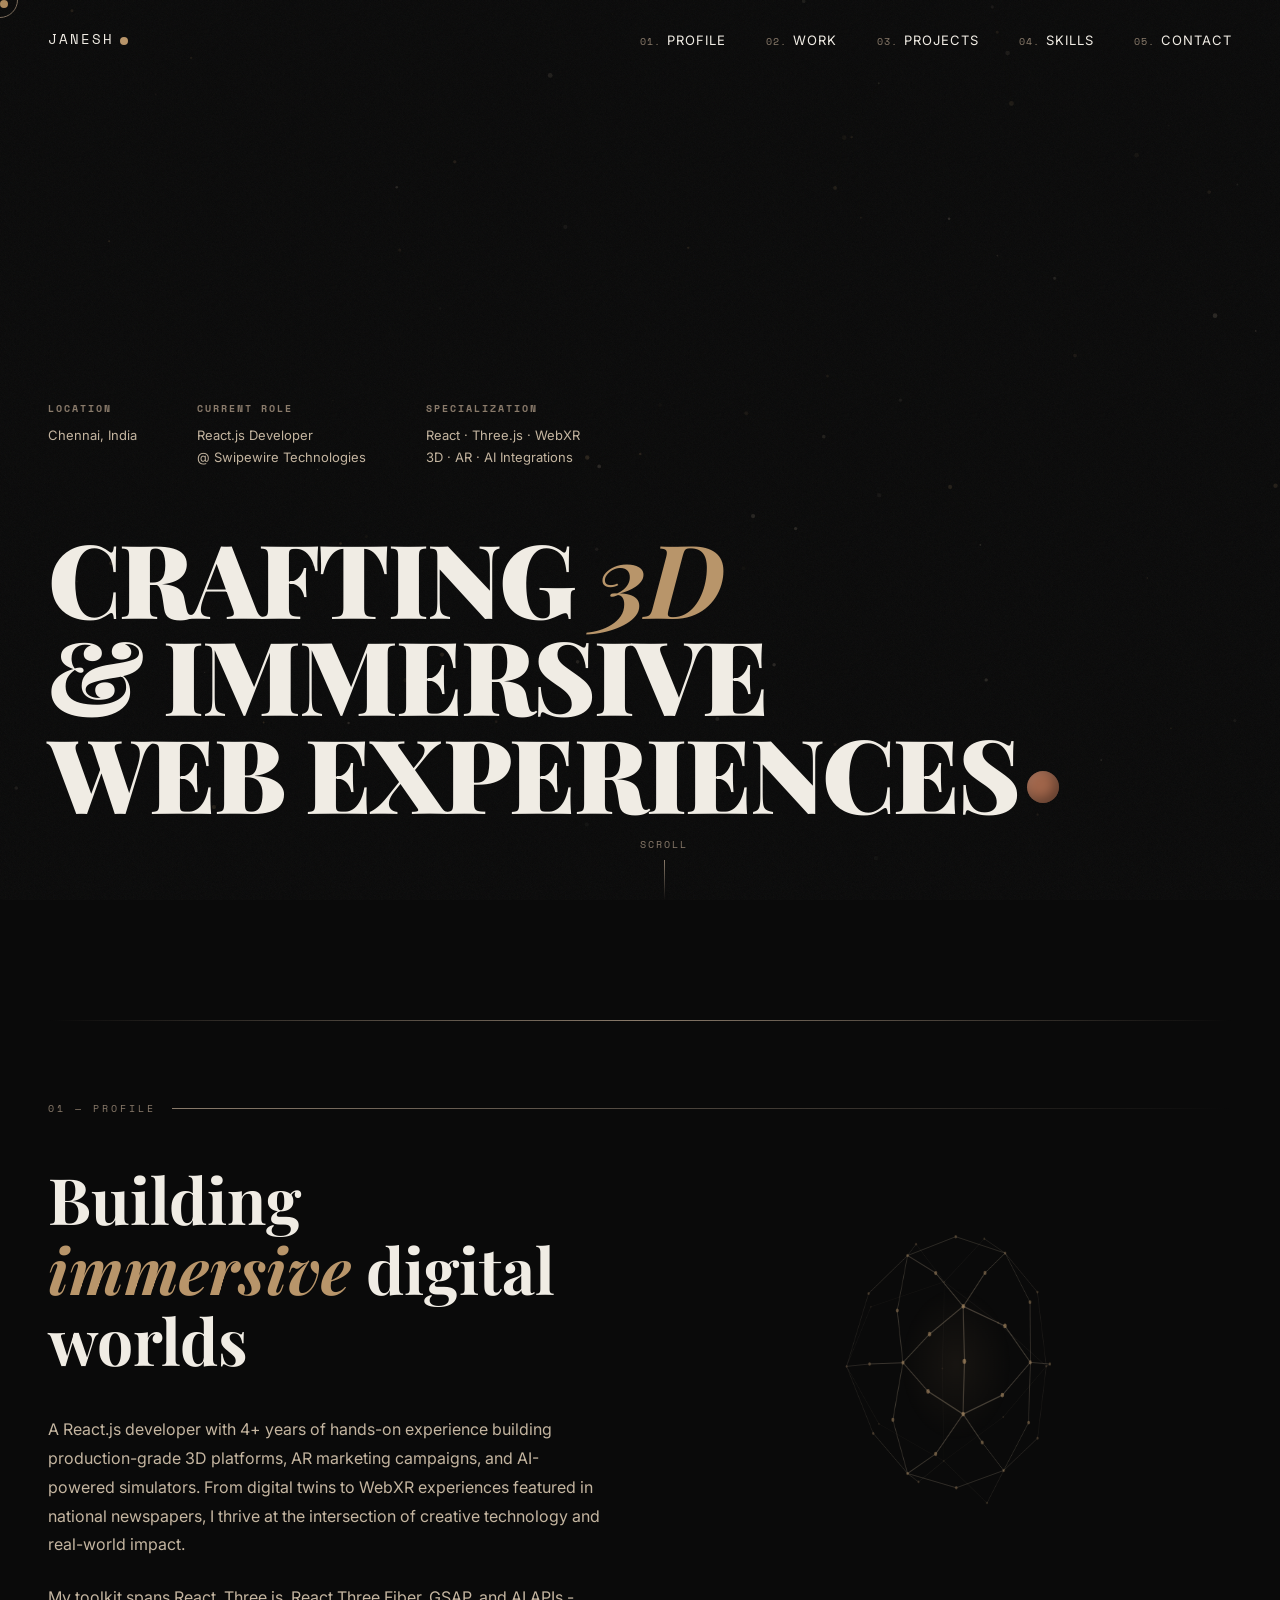
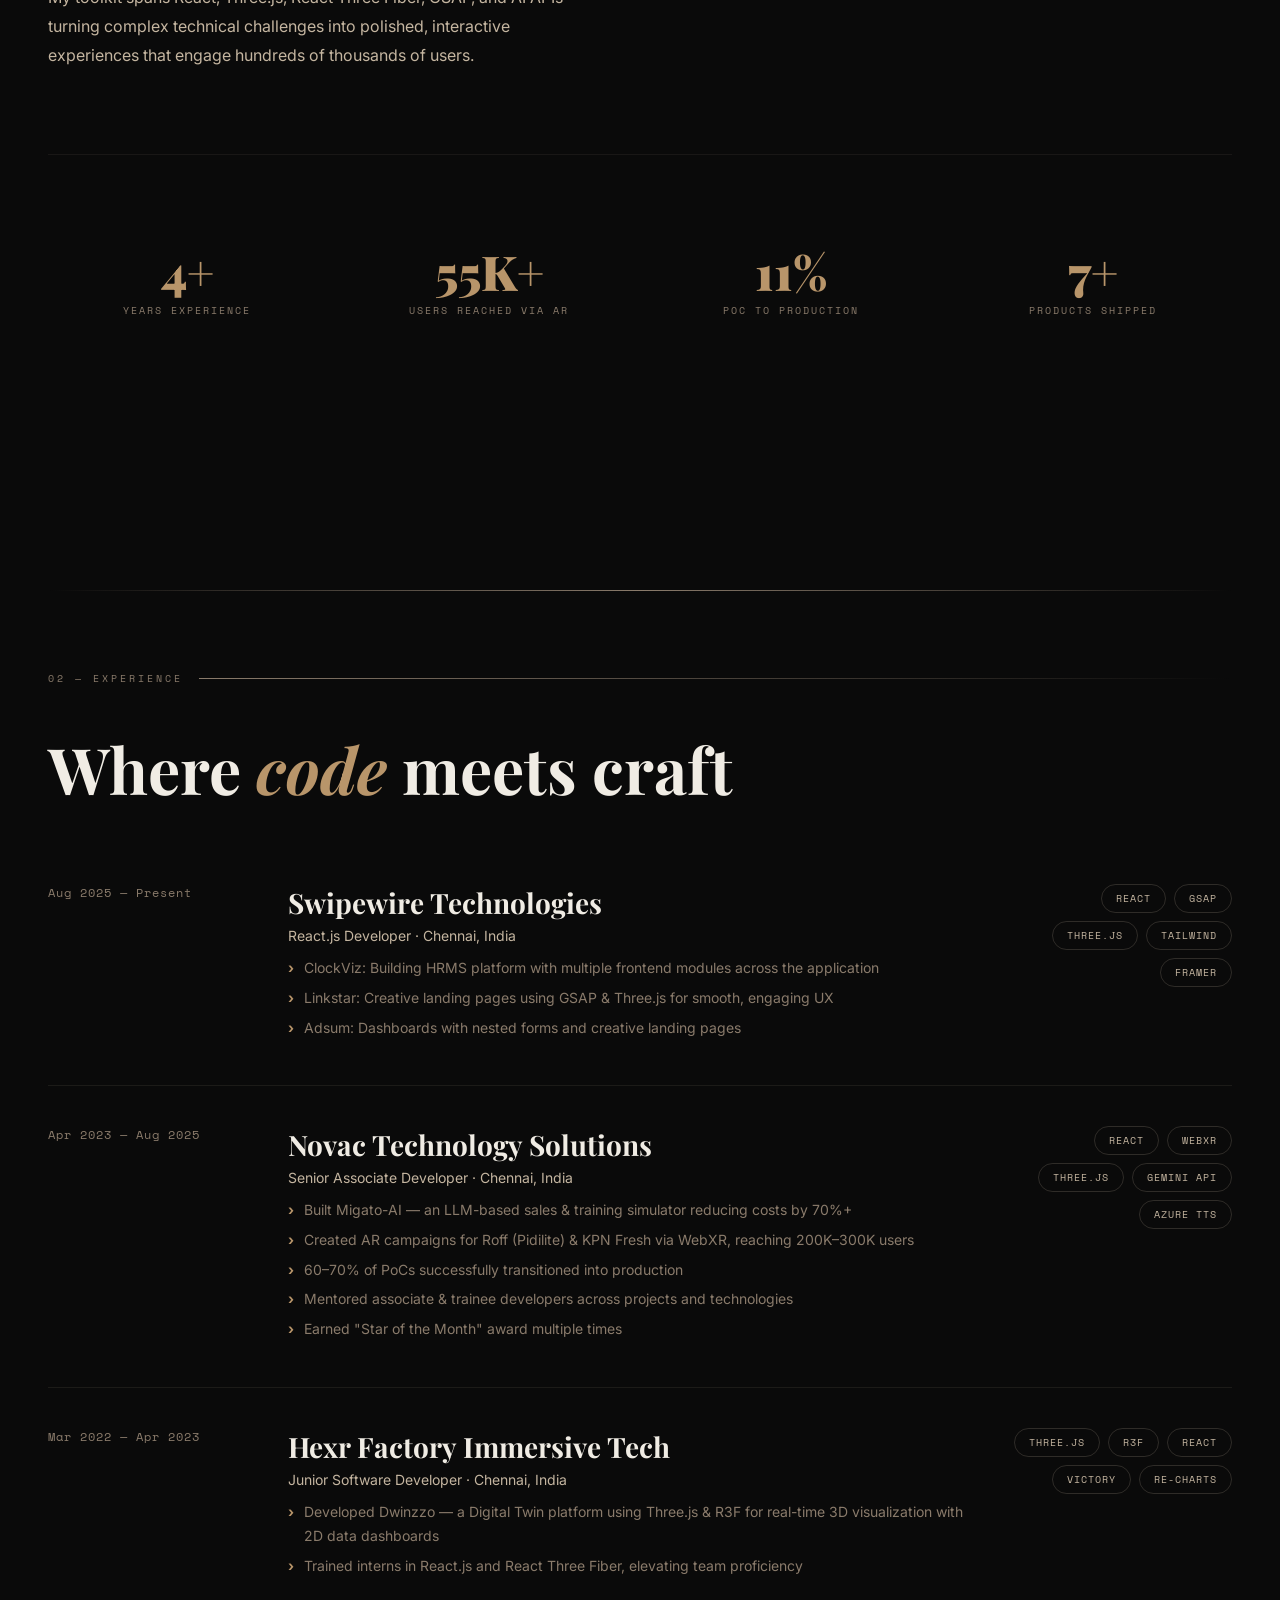
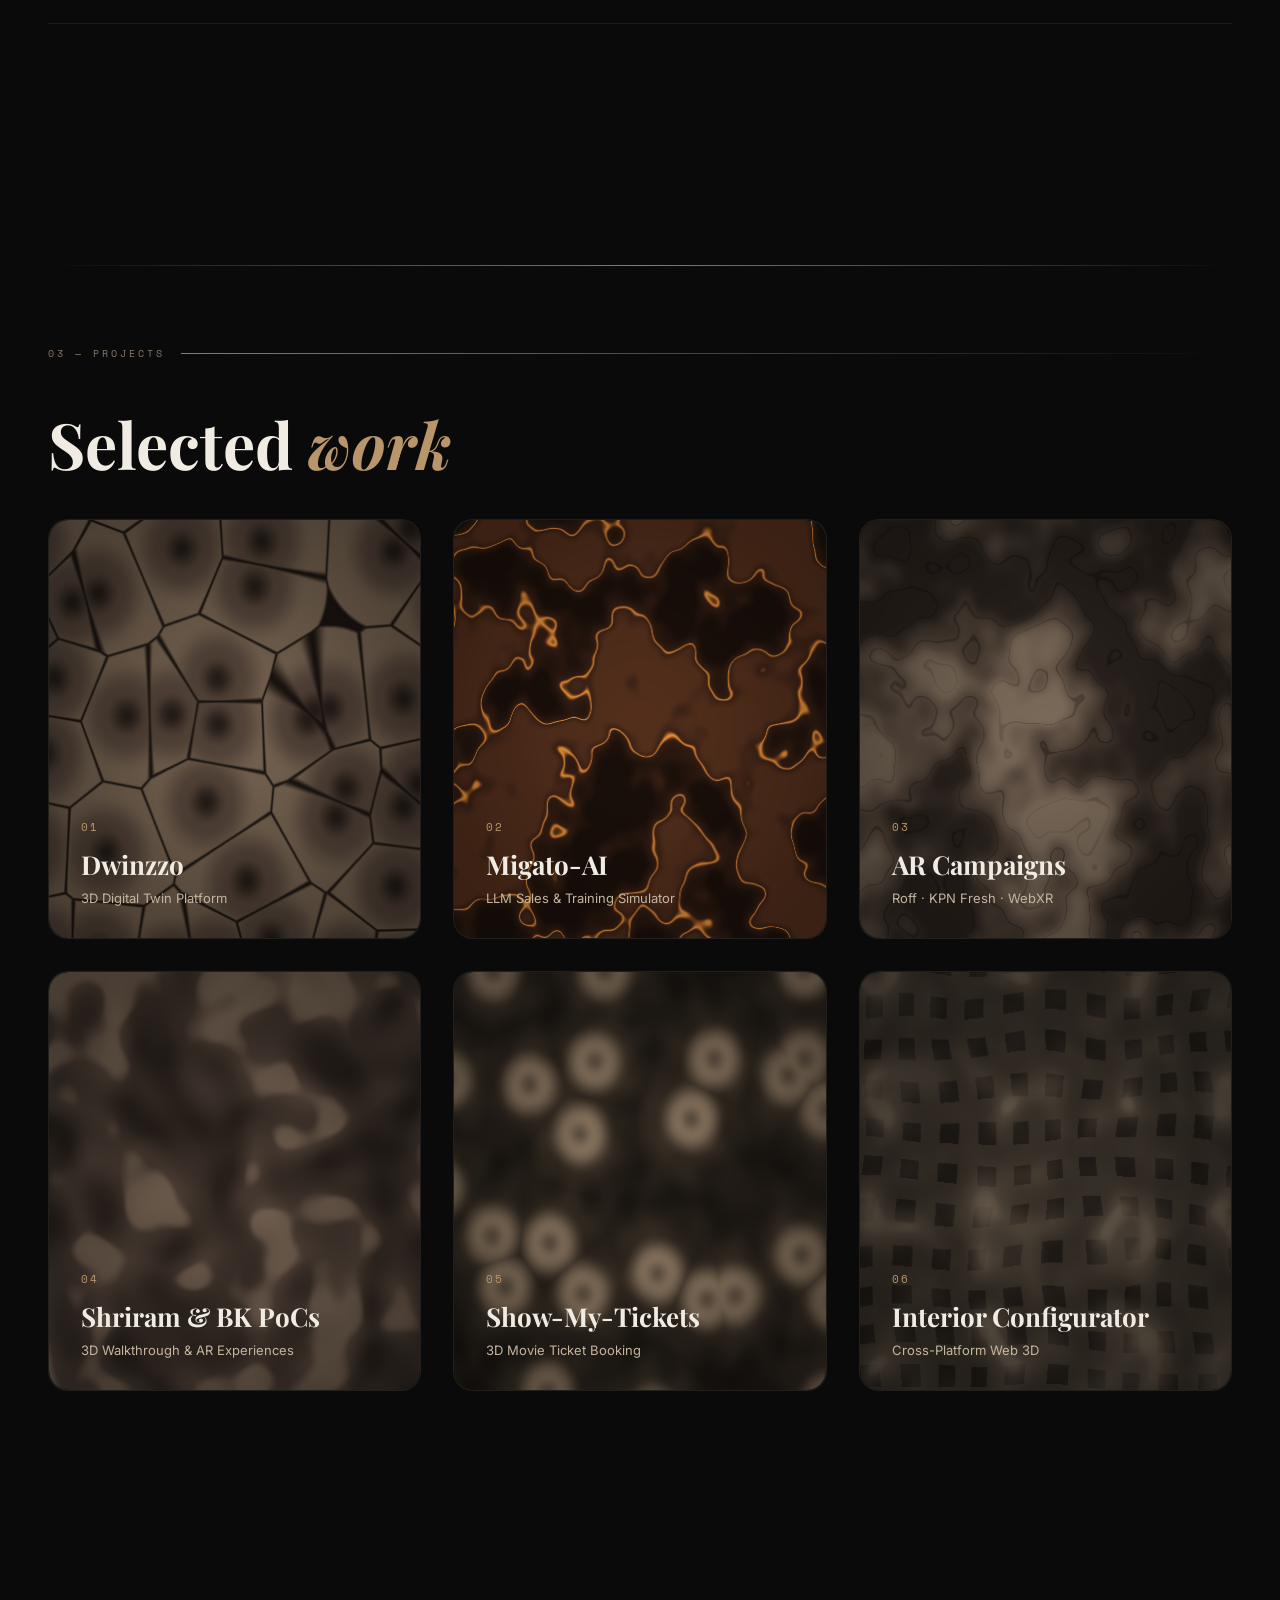
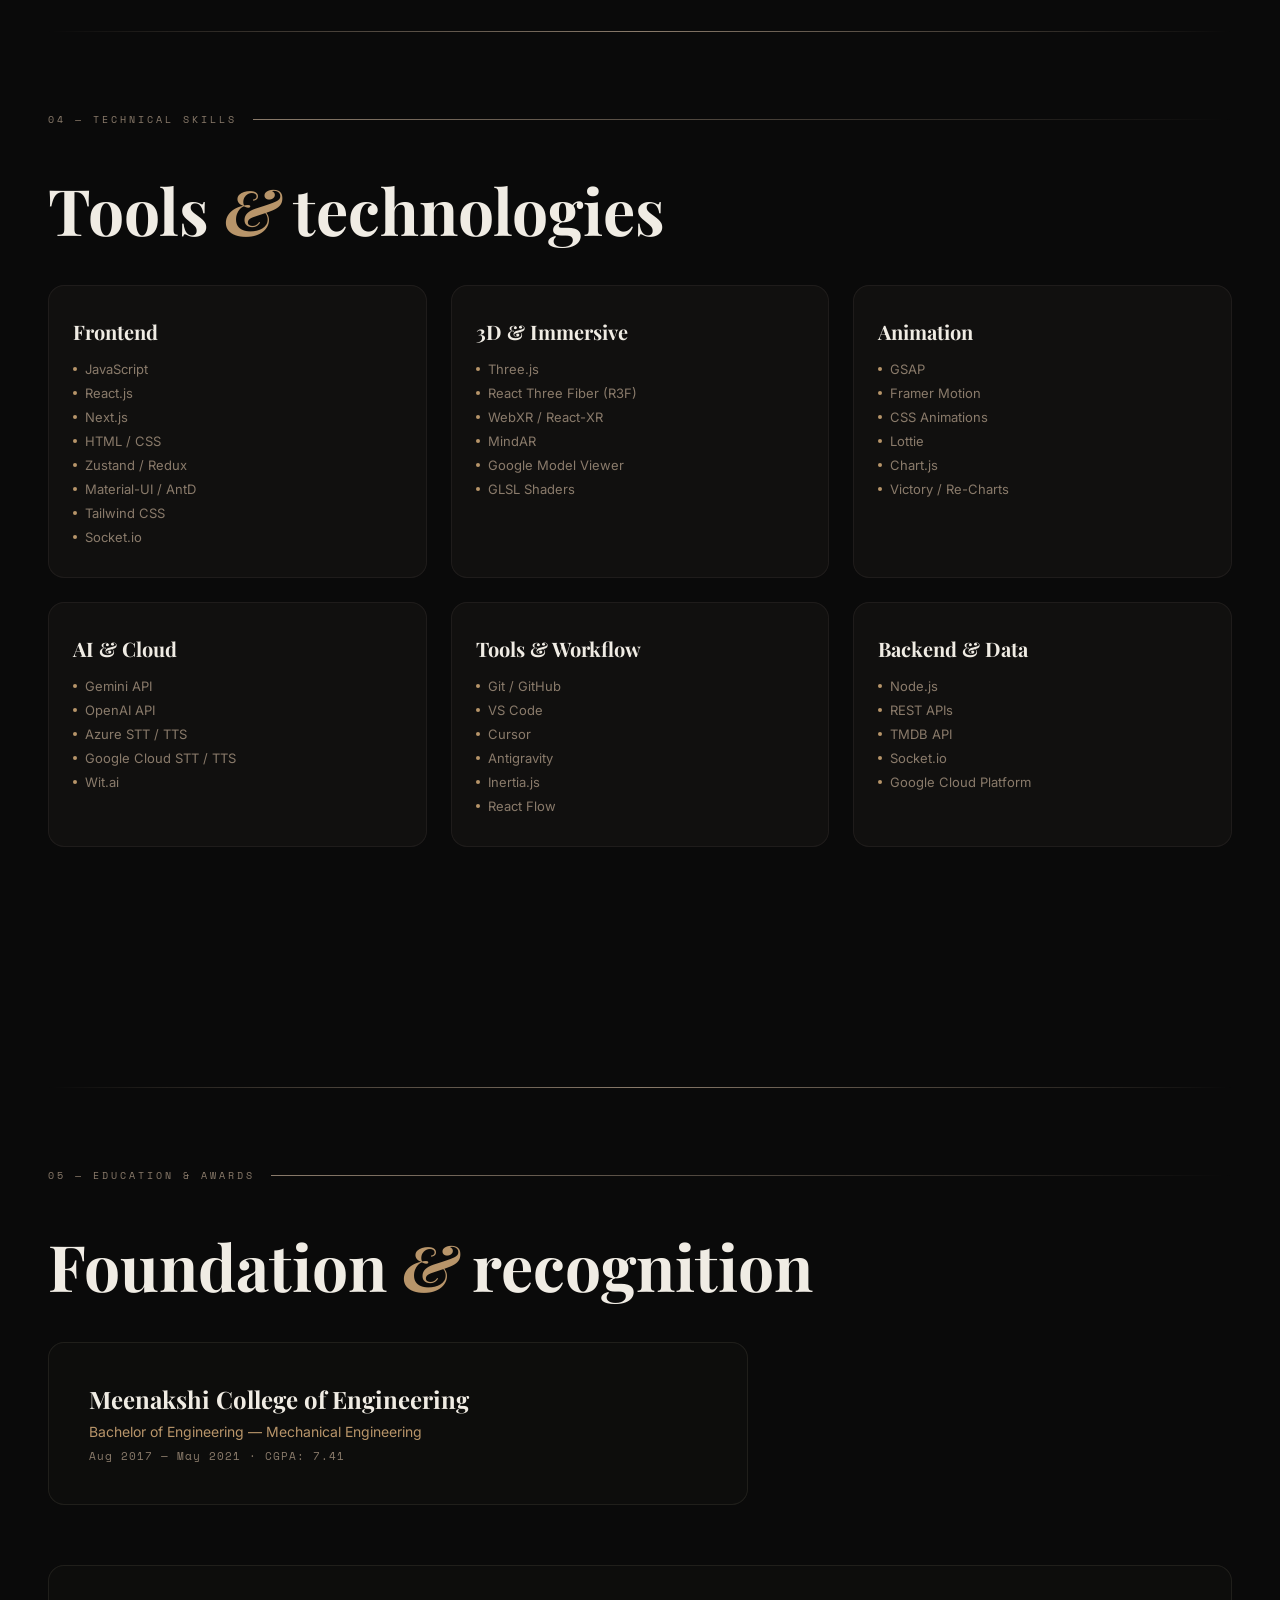
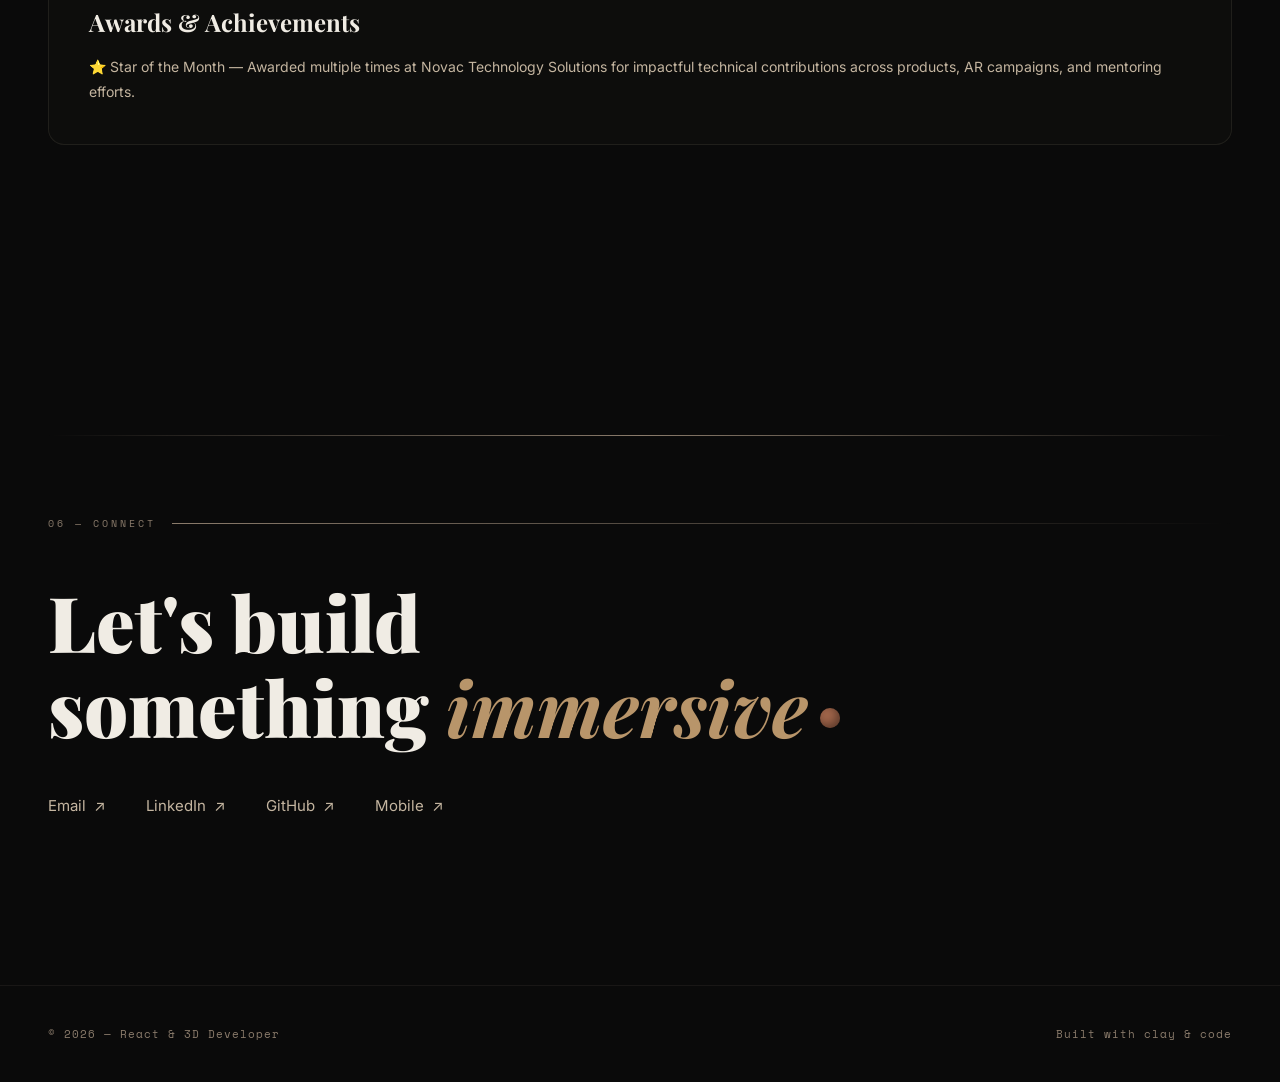
<file: portfolio.html>
<!DOCTYPE html>
<html lang="en">
<head>
  <meta charset="UTF-8">
  <meta name="viewport" content="width=device-width, initial-scale=1.0">
  <title>Portfolio — React & 3D Developer</title>
  <style>
    @import url('https://fonts.googleapis.com/css2?family=Playfair+Display:ital,wght@0,400;0,700;0,900;1,400;1,700&family=Inter:wght@300;400;500;600&family=Space+Mono&display=swap');

    * { margin: 0; padding: 0; box-sizing: border-box; }

    :root {
      --bg: #0a0a0a;
      --fg: #f0ece4;
      --clay: #c4b5a0;
      --clay-dark: #8a7b6b;
      --clay-light: #d9cfc1;
      --accent: #b8956a;
      --rust: #a0654a;
      --stone: #6b6560;
    }

    html {
      scroll-behavior: smooth;
      scrollbar-width: thin;
      scrollbar-color: var(--clay-dark) var(--bg);
    }

    body {
      background: var(--bg);
      color: var(--fg);
      font-family: 'Inter', sans-serif;
      overflow-x: hidden;
      cursor: default;
    }

    ::selection {
      background: var(--accent);
      color: var(--bg);
    }

    canvas#clay-bg {
      position: fixed;
      top: 0; left: 0;
      width: 100%; height: 100%;
      z-index: 0;
      pointer-events: none;
    }

    .grain-overlay {
      position: fixed;
      top: 0; left: 0;
      width: 100%; height: 100%;
      z-index: 1;
      pointer-events: none;
      opacity: 0.04;
      background-image: url("data:image/svg+xml,%3Csvg viewBox='0 0 256 256' xmlns='http://www.w3.org/2000/svg'%3E%3Cfilter id='noise'%3E%3CfeTurbulence type='fractalNoise' baseFrequency='0.9' numOctaves='4' stitchTiles='stitch'/%3E%3C/filter%3E%3Crect width='100%25' height='100%25' filter='url(%23noise)'/%3E%3C/svg%3E");
      background-size: 128px 128px;
    }

    .content {
      position: relative;
      z-index: 2;
    }

    nav {
      position: fixed;
      top: 0; left: 0; right: 0;
      z-index: 100;
      padding: 28px 48px;
      display: flex;
      justify-content: space-between;
      align-items: center;
      transition: all 0.4s;
    }

    .nav-logo {
      font-family: 'Space Mono', monospace;
      font-size: 14px;
      letter-spacing: 2px;
      color: var(--fg);
      text-transform: uppercase;
    }

    .nav-logo span {
      display: inline-block;
      width: 8px; height: 8px;
      background: var(--accent);
      border-radius: 50%;
      margin-left: 6px;
      vertical-align: middle;
      animation: pulse 2s infinite;
    }

    @keyframes pulse {
      0%, 100% { opacity: 1; transform: scale(1); }
      50% { opacity: 0.5; transform: scale(0.8); }
    }

    .nav-links {
      display: flex;
      gap: 40px;
      list-style: none;
    }

    .nav-links a {
      color: var(--fg);
      text-decoration: none;
      font-size: 13px;
      font-weight: 400;
      letter-spacing: 1px;
      text-transform: uppercase;
      position: relative;
      padding-bottom: 2px;
      transition: color 0.3s;
    }

    .nav-links a::after {
      content: '';
      position: absolute;
      bottom: -2px; left: 0;
      width: 0; height: 1px;
      background: var(--accent);
      transition: width 0.4s cubic-bezier(0.25, 0.46, 0.45, 0.94);
    }

    .nav-links a:hover::after { width: 100%; }
    .nav-links a:hover { color: var(--clay-light); }

    .nav-count {
      font-family: 'Space Mono', monospace;
      font-size: 10px;
      color: var(--clay-dark);
      margin-right: 6px;
    }

    /* HERO */
    .hero {
      min-height: 100vh;
      display: flex;
      flex-direction: column;
      justify-content: flex-end;
      padding: 48px;
      padding-bottom: 80px;
      position: relative;
    }

    .hero-meta {
      display: flex;
      gap: 60px;
      margin-bottom: 60px;
      opacity: 0;
      animation: fadeUp 1s 0.5s forwards;
    }

    .hero-meta-block h6 {
      font-family: 'Space Mono', monospace;
      font-size: 10px;
      letter-spacing: 2px;
      color: var(--clay-dark);
      text-transform: uppercase;
      margin-bottom: 8px;
    }

    .hero-meta-block p {
      font-size: 13px;
      color: var(--clay);
      line-height: 1.7;
    }

    .hero-title {
      font-family: 'Playfair Display', serif;
      font-weight: 900;
      font-size: clamp(48px, 8vw, 120px);
      line-height: 0.95;
      letter-spacing: -2px;
      color: var(--fg);
      opacity: 0;
      animation: fadeUp 1.2s 0.2s forwards;
    }

    .hero-title em {
      font-style: italic;
      color: var(--accent);
      font-weight: 700;
    }

    .hero-title .clay-dot {
      display: inline-block;
      width: clamp(16px, 2.5vw, 36px);
      height: clamp(16px, 2.5vw, 36px);
      background: var(--rust);
      border-radius: 50%;
      vertical-align: middle;
      margin-left: 8px;
      box-shadow: inset -4px -4px 12px rgba(0,0,0,0.4), inset 2px 2px 8px rgba(255,255,255,0.1);
    }

    .hero-scroll {
      position: absolute;
      bottom: 0px;
      left: 50%;
      transform: translateX(-50%);
      display: flex;
      flex-direction: column;
      align-items: center;
      gap: 8px;
      opacity: 0;
      animation: fadeUp 1s 1.2s forwards;
    }

    .hero-scroll span {
      font-family: 'Space Mono', monospace;
      font-size: 10px;
      letter-spacing: 2px;
      color: var(--clay-dark);
      text-transform: uppercase;
    }

    .scroll-line {
      width: 1px; height: 40px;
      background: linear-gradient(to bottom, var(--clay-dark), transparent);
      animation: scrollPulse 2s infinite;
    }

    @keyframes scrollPulse {
      0%, 100% { opacity: 1; transform: scaleY(1); }
      50% { opacity: 0.3; transform: scaleY(0.6); }
    }

    @keyframes fadeUp {
      from { opacity: 0; transform: translateY(30px); }
      to { opacity: 1; transform: translateY(0); }
    }

    section {
      padding: 120px 48px;
      position: relative;
    }

    .section-label {
      font-family: 'Space Mono', monospace;
      font-size: 10px;
      letter-spacing: 3px;
      color: var(--clay-dark);
      text-transform: uppercase;
      margin-bottom: 48px;
      display: flex;
      align-items: center;
      gap: 16px;
    }

    .section-label::after {
      content: '';
      flex: 1;
      height: 1px;
      background: linear-gradient(to right, var(--clay-dark), transparent);
    }

    .section-title {
      font-family: 'Playfair Display', serif;
      font-size: clamp(32px, 5vw, 64px);
      font-weight: 700;
      line-height: 1.1;
      margin-bottom: 40px;
      color: var(--fg);
    }

    .section-title em {
      font-style: italic;
      color: var(--accent);
    }

    /* ABOUT */
    .about-grid {
      display: grid;
      grid-template-columns: 1fr 1fr;
      gap: 80px;
      align-items: start;
    }

    .about-text p {
      font-size: 16px;
      line-height: 1.8;
      color: var(--clay);
      margin-bottom: 24px;
    }

    .clay-sphere-container {
      display: flex;
      justify-content: center;
      align-items: center;
      height: 400px;
      position: relative;
    }

    #profileModel {
      width: 100%;
      max-width: 400px;
      height: auto;
    }

    /* EXPERIENCE */
    .exp-list {
      display: flex;
      flex-direction: column;
    }

    .exp-item {
      padding: 40px 0;
      border-bottom: 1px solid rgba(196,181,160,0.1);
      display: grid;
      grid-template-columns: 200px 1fr 220px;
      gap: 40px;
      align-items: start;
      cursor: default;
      transition: all 0.4s;
      position: relative;
    }

    .exp-item::before {
      content: '';
      position: absolute;
      left: -48px;
      top: 0; bottom: 0;
      width: 3px;
      background: var(--accent);
      transform: scaleY(0);
      transition: transform 0.4s cubic-bezier(0.25, 0.46, 0.45, 0.94);
      transform-origin: top;
    }

    .exp-item:hover::before { transform: scaleY(1); }
    .exp-item:hover { padding-left: 20px; }

    .exp-period {
      font-family: 'Space Mono', monospace;
      font-size: 12px;
      color: var(--clay-dark);
      letter-spacing: 1px;
    }

    .exp-info h3 {
      font-family: 'Playfair Display', serif;
      font-size: 28px;
      font-weight: 700;
      color: var(--fg);
      margin-bottom: 6px;
      transition: color 0.3s;
    }

    .exp-item:hover .exp-info h3 { color: var(--accent); }

    .exp-info h4 {
      font-size: 14px;
      font-weight: 400;
      color: var(--clay);
      margin-bottom: 12px;
    }

    .exp-info p, .exp-info ul {
      font-size: 14px;
      color: var(--clay-dark);
      line-height: 1.7;
    }

    .exp-info ul {
      list-style: none;
      padding: 0;
    }

    .exp-info ul li {
      padding-left: 16px;
      position: relative;
      margin-bottom: 6px;
    }

    .exp-info ul li::before {
      content: '›';
      position: absolute;
      left: 0;
      color: var(--accent);
      font-weight: 700;
    }

    .exp-tags {
      display: flex;
      flex-wrap: wrap;
      gap: 8px;
      justify-content: flex-end;
    }

    .exp-tag {
      font-family: 'Space Mono', monospace;
      font-size: 10px;
      letter-spacing: 1px;
      padding: 6px 14px;
      border: 1px solid rgba(196,181,160,0.2);
      border-radius: 20px;
      color: var(--clay);
      text-transform: uppercase;
      transition: all 0.3s;
    }

    .exp-item:hover .exp-tag {
      border-color: var(--accent);
      color: var(--accent);
    }

    /* SKILLS */
    .skills-section {
      position: relative;
      overflow: hidden;
    }
    #skillsRainCanvas {
      position: absolute;
      top: 0; left: 0;
      width: 100%; height: 100%;
      z-index: 0;
      pointer-events: none;
    }
    .skills-inner {
      position: relative;
      z-index: 1;
    }
    .skills-grid {
      display: grid;
      grid-template-columns: repeat(3, 1fr);
      gap: 24px;
    }

    .skill-card {
      background: rgba(196,181,160,0.04);
      border: 1px solid rgba(196,181,160,0.08);
      border-radius: 16px;
      padding: 32px 24px;
      transition: all 0.5s cubic-bezier(0.25, 0.46, 0.45, 0.94);
      cursor: default;
      position: relative;
      overflow: hidden;
    }

    .skill-card::before {
      content: '';
      position: absolute;
      top: 0; left: 0;
      width: 100%; height: 100%;
      background: radial-gradient(circle at var(--mx, 50%) var(--my, 50%), rgba(184,149,106,0.1), transparent 60%);
      opacity: 0;
      transition: opacity 0.4s;
    }

    .skill-card:hover::before { opacity: 1; }

    .skill-card:hover {
      border-color: rgba(184,149,106,0.3);
      transform: translateY(-4px);
      box-shadow: 0 20px 40px rgba(0,0,0,0.3);
    }

    .skill-card h4 {
      font-family: 'Playfair Display', serif;
      font-size: 20px;
      color: var(--fg);
      margin-bottom: 16px;
    }

    .skill-card .skill-items {
      display: flex;
      flex-direction: column;
      gap: 8px;
    }

    .skill-card .skill-items span {
      font-size: 13px;
      color: var(--clay-dark);
      display: flex;
      align-items: center;
      gap: 8px;
      transition: color 0.3s;
    }

    .skill-card:hover .skill-items span { color: var(--clay); }

    .skill-card .skill-items span::before {
      content: '';
      width: 4px; height: 4px;
      background: var(--accent);
      border-radius: 50%;
      flex-shrink: 0;
    }

    /* PROJECTS */
    .projects-grid {
      display: grid;
      grid-template-columns: repeat(3, 1fr);
      gap: 32px;
    }

    .project-card {
      perspective: 900px;
      height: 420px;
      cursor: pointer;
    }

    .project-card-inner {
      position: relative;
      width: 100%;
      height: 100%;
      transform-style: preserve-3d;
      transition: transform 0.8s cubic-bezier(0.4, 0, 0.2, 1);
    }

    .project-card:hover .project-card-inner {
      transform: rotateY(180deg);
    }

    .project-front, .project-back {
      position: absolute;
      inset: 0;
      backface-visibility: hidden;
      -webkit-backface-visibility: hidden;
      border-radius: 20px;
      overflow: hidden;
      border: 1px solid rgba(196,181,160,0.1);
    }

    .project-front {
      display: flex;
      flex-direction: column;
      justify-content: flex-end;
      padding: 32px;
      background: rgba(196,181,160,0.03);
    }

    .project-front canvas {
      position: absolute;
      inset: 0;
      width: 100%;
      height: 100%;
      z-index: 0;
      border-radius: 20px;
    }

    .project-front-content {
      position: relative;
      z-index: 1;
    }

    .project-number {
      font-family: 'Space Mono', monospace;
      font-size: 11px;
      color: var(--accent);
      letter-spacing: 2px;
      margin-bottom: 12px;
    }

    .project-front h3 {
      font-family: 'Playfair Display', serif;
      font-size: 26px;
      color: var(--fg);
      margin-bottom: 8px;
    }

    .project-front p {
      font-size: 13px;
      color: var(--clay);
    }

    .project-hint {
      margin-top: 16px;
      font-family: 'Space Mono', monospace;
      font-size: 10px;
      color: var(--clay-dark);
      letter-spacing: 1px;
      text-transform: uppercase;
      display: flex;
      align-items: center;
      gap: 6px;
      transition: color 0.3s;
    }

    .project-card:hover .project-hint { color: var(--accent); }

    .project-hint .hint-arrow {
      display: inline-block;
      transition: transform 0.4s;
    }

    .project-card:hover .hint-arrow { transform: translateX(4px); }

    .project-back {
      transform: rotateY(180deg);
      background: rgba(20,18,16,0.97);
      padding: 36px;
      display: flex;
      flex-direction: column;
      justify-content: space-between;
      border-color: rgba(184,149,106,0.25);
    }

    .project-back-top h4 {
      font-family: 'Space Mono', monospace;
      font-size: 10px;
      letter-spacing: 2px;
      color: var(--accent);
      text-transform: uppercase;
      margin-bottom: 16px;
    }

    .project-back-top h3 {
      font-family: 'Playfair Display', serif;
      font-size: 22px;
      color: var(--fg);
      margin-bottom: 16px;
    }

    .project-back-top p {
      font-size: 14px;
      line-height: 1.8;
      color: var(--clay);
    }

    .project-deliverables {
      display: flex;
      flex-wrap: wrap;
      gap: 8px;
      margin-top: 20px;
    }

    .project-deliverable {
      font-family: 'Space Mono', monospace;
      font-size: 10px;
      letter-spacing: 1px;
      padding: 5px 12px;
      border: 1px solid rgba(184,149,106,0.25);
      border-radius: 16px;
      color: var(--clay);
      text-transform: uppercase;
    }

    .project-back-bottom {
      display: flex;
      justify-content: space-between;
      align-items: center;
    }

    .project-year {
      font-family: 'Space Mono', monospace;
      font-size: 11px;
      color: var(--clay-dark);
    }

    .project-link {
      color: var(--accent);
      text-decoration: none;
      font-size: 13px;
      display: flex;
      align-items: center;
      gap: 6px;
      transition: gap 0.3s;
    }

    .project-link:hover { gap: 10px; }

    /* EDUCATION */
    .edu-grid {
      display: grid;
      grid-template-columns: 1fr;
      gap: 40px;
      max-width: 700px;
    }

    .edu-card {
      padding: 40px;
      border: 1px solid rgba(196,181,160,0.1);
      border-radius: 16px;
      background: rgba(196,181,160,0.02);
      transition: all 0.4s;
    }

    .edu-card:hover {
      border-color: rgba(184,149,106,0.3);
      background: rgba(196,181,160,0.05);
    }

    .edu-card h3 {
      font-family: 'Playfair Display', serif;
      font-size: 24px;
      color: var(--fg);
      margin-bottom: 8px;
    }

    .edu-card h4 {
      font-size: 14px;
      color: var(--accent);
      margin-bottom: 4px;
      font-weight: 400;
    }

    .edu-card .edu-date {
      font-family: 'Space Mono', monospace;
      font-size: 11px;
      color: var(--clay-dark);
      letter-spacing: 1px;
    }

    .edu-card p {
      font-size: 14px;
      color: var(--clay-dark);
      line-height: 1.7;
      margin-top: 16px;
    }

    /* AWARDS */
    .awards-block {
      margin-top: 60px;
      padding: 40px;
      border: 1px solid rgba(196,181,160,0.1);
      border-radius: 16px;
      background: rgba(196,181,160,0.02);
    }

    .awards-block h3 {
      font-family: 'Playfair Display', serif;
      font-size: 24px;
      color: var(--fg);
      margin-bottom: 16px;
    }

    .awards-block p {
      font-size: 14px;
      color: var(--clay);
      line-height: 1.8;
    }

    /* CONTACT */
    .contact-section {
      min-height: 80vh;
      display: flex;
      flex-direction: column;
      justify-content: center;
    }

    .contact-big {
      font-family: 'Playfair Display', serif;
      font-size: clamp(40px, 6vw, 96px);
      font-weight: 900;
      line-height: 1.1;
      color: var(--fg);
      margin-bottom: 48px;
    }

    .contact-big em { color: var(--accent); font-weight: 700; }

    .contact-links {
      display: flex;
      gap: 40px;
    }

    .contact-link {
      color: var(--clay);
      text-decoration: none;
      font-size: 15px;
      display: flex;
      align-items: center;
      gap: 8px;
      transition: all 0.3s;
    }

    .contact-link:hover { color: var(--accent); }

    .contact-link .arrow {
      display: inline-block;
      transition: transform 0.3s;
    }

    .contact-link:hover .arrow { transform: translate(4px, -4px); }

    footer {
      padding: 40px 48px;
      display: flex;
      justify-content: space-between;
      align-items: center;
      border-top: 1px solid rgba(196,181,160,0.08);
    }

    footer p {
      font-family: 'Space Mono', monospace;
      font-size: 11px;
      color: var(--clay-dark);
      letter-spacing: 1px;
    }

    /* REVEAL ANIMATIONS */
    .reveal {
      opacity: 0;
      transform: translateY(60px);
      transition: all 1s cubic-bezier(0.16, 1, 0.3, 1);
    }

    .reveal.active {
      opacity: 1;
      transform: translateY(0);
    }

    .reveal-delay-1 { transition-delay: 0.12s; }
    .reveal-delay-2 { transition-delay: 0.24s; }
    .reveal-delay-3 { transition-delay: 0.36s; }
    .reveal-delay-4 { transition-delay: 0.48s; }

    .scroll-scale {
      opacity: 0;
      transform: scale(0.92) translateY(50px);
      transition: all 1.1s cubic-bezier(0.16, 1, 0.3, 1);
    }
    .scroll-scale.active {
      opacity: 1;
      transform: scale(1) translateY(0);
    }

    .scroll-slide-left {
      opacity: 0;
      transform: translateX(-80px);
      transition: all 1s cubic-bezier(0.16, 1, 0.3, 1);
    }
    .scroll-slide-left.active {
      opacity: 1;
      transform: translateX(0);
    }

    .scroll-slide-right {
      opacity: 0;
      transform: translateX(80px);
      transition: all 1s cubic-bezier(0.16, 1, 0.3, 1);
    }
    .scroll-slide-right.active {
      opacity: 1;
      transform: translateX(0);
    }

    .scroll-blur {
      opacity: 0;
      filter: blur(12px);
      transform: translateY(30px);
      transition: all 1.2s cubic-bezier(0.16, 1, 0.3, 1);
    }
    .scroll-blur.active {
      opacity: 1;
      filter: blur(0);
      transform: translateY(0);
    }

    .scroll-rotate-in {
      opacity: 0;
      transform: perspective(800px) rotateX(8deg) translateY(60px);
      transition: all 1s cubic-bezier(0.16, 1, 0.3, 1);
    }
    .scroll-rotate-in.active {
      opacity: 1;
      transform: perspective(800px) rotateX(0deg) translateY(0);
    }

    .scroll-progress {
      position: fixed;
      top: 0;
      left: 0;
      height: 2px;
      background: linear-gradient(90deg, var(--accent), var(--rust));
      z-index: 999;
      width: 0%;
      transition: width 0.05s linear;
    }

    .section-divider {
      width: 0;
      height: 1px;
      background: linear-gradient(90deg, transparent, var(--clay-dark), transparent);
      margin: 0 auto 80px;
      transition: width 1.4s cubic-bezier(0.16, 1, 0.3, 1);
    }
    .section-divider.active {
      width: 100%;
    }

    .stagger-parent.active > * {
      animation: staggerFadeUp 0.7s cubic-bezier(0.16, 1, 0.3, 1) forwards;
    }
    .stagger-parent > * {
      opacity: 0;
      transform: translateY(30px);
    }
    .stagger-parent.active > *:nth-child(1) { animation-delay: 0.05s; }
    .stagger-parent.active > *:nth-child(2) { animation-delay: 0.12s; }
    .stagger-parent.active > *:nth-child(3) { animation-delay: 0.19s; }
    .stagger-parent.active > *:nth-child(4) { animation-delay: 0.26s; }
    .stagger-parent.active > *:nth-child(5) { animation-delay: 0.33s; }
    .stagger-parent.active > *:nth-child(6) { animation-delay: 0.40s; }

    @keyframes staggerFadeUp {
      to { opacity: 1; transform: translateY(0); }
    }

    .stat-block {
      text-align: center;
      padding: 32px 16px;
    }
    .stat-number {
      font-family: 'Playfair Display', serif;
      font-size: 48px;
      font-weight: 900;
      color: var(--accent);
      line-height: 1;
      margin-bottom: 8px;
    }
    .stat-label {
      font-family: 'Space Mono', monospace;
      font-size: 10px;
      letter-spacing: 2px;
      color: var(--clay-dark);
      text-transform: uppercase;
    }
    .stats-row {
      display: grid;
      grid-template-columns: repeat(4, 1fr);
      gap: 24px;
      margin-top: 60px;
      padding-top: 60px;
      border-top: 1px solid rgba(196,181,160,0.08);
    }

    .cursor-dot {
      position: fixed;
      width: 8px; height: 8px;
      background: var(--accent);
      border-radius: 50%;
      pointer-events: none;
      z-index: 9999;
      transition: transform 0.1s;
      mix-blend-mode: difference;
    }

    .cursor-ring {
      position: fixed;
      width: 36px; height: 36px;
      border: 1px solid var(--clay-dark);
      border-radius: 50%;
      pointer-events: none;
      z-index: 9998;
      transition: all 0.15s ease-out;
      mix-blend-mode: difference;
    }

    @media (max-width: 1024px) {
      .projects-grid { grid-template-columns: repeat(2, 1fr); }
    }

    @media (max-width: 768px) {
      nav { padding: 20px 24px; }
      .nav-links { display: none; }
      section { padding: 80px 24px; }
      .hero { padding: 24px; padding-bottom: 60px; }
      .about-grid { grid-template-columns: 1fr; gap: 40px; }
      .skills-grid { grid-template-columns: 1fr 1fr; }
      .edu-grid { grid-template-columns: 1fr; }
      .exp-item { grid-template-columns: 1fr; gap: 12px; }
      .exp-tags { justify-content: flex-start; }
      .contact-links { flex-direction: column; gap: 20px; }
      .hero-meta { flex-direction: column; gap: 24px; }
      footer { flex-direction: column; gap: 12px; text-align: center; }
      .cursor-dot, .cursor-ring { display: none; }
      #profileModel { max-width: 300px; }
      .projects-grid { grid-template-columns: 1fr; }
      .project-card { height: 380px; }
      .stats-row { grid-template-columns: repeat(2, 1fr); }
    }
  </style>
</head>
<body>

  <div class="scroll-progress" id="scrollProgress"></div>
  <canvas id="clay-bg"></canvas>
  <div class="grain-overlay"></div>
  <div class="cursor-dot" id="cursorDot"></div>
  <div class="cursor-ring" id="cursorRing"></div>

  <div class="content">

    <nav>
      <div class="nav-logo">JANESH<span></span></div>
      <ul class="nav-links">
        <li><a href="#profile"><span class="nav-count">01.</span>Profile</a></li>
        <li><a href="#work"><span class="nav-count">02.</span>Work</a></li>
        <li><a href="#projects"><span class="nav-count">03.</span>Projects</a></li>
        <li><a href="#skills"><span class="nav-count">04.</span>Skills</a></li>
        <li><a href="#contact"><span class="nav-count">05.</span>Contact</a></li>
      </ul>
    </nav>

    <!-- HERO -->
    <section class="hero">
      <div class="hero-meta">
        <div class="hero-meta-block">
          <h6>Location</h6>
          <p>Chennai, India</p>
        </div>
        <div class="hero-meta-block">
          <h6>Current Role</h6>
          <p>React.js Developer<br>@ Swipewire Technologies</p>
        </div>
        <div class="hero-meta-block">
          <h6>Specialization</h6>
          <p>React · Three.js · WebXR<br>3D · AR · AI Integrations</p>
        </div>
      </div>
      <h1 class="hero-title">
        CRAFTING <em>3D</em><br>
        & IMMERSIVE<br>
        WEB EXPERIENCES<span class="clay-dot"></span>
      </h1>
      <div class="hero-scroll">
        <span>Scroll</span>
        <div class="scroll-line"></div>
      </div>
    </section>

    <!-- ABOUT -->
    <section id="profile">
      <div class="section-divider reveal"></div>
      <div class="section-label scroll-slide-left">01 — Profile</div>
      <div class="about-grid">
        <div class="about-text">
          <h2 class="section-title scroll-blur">Building <em>immersive</em> digital worlds</h2>
          <p class="reveal reveal-delay-1">A React.js developer with 4+ years of hands-on experience building production-grade 3D platforms, AR marketing campaigns, and AI-powered simulators. From digital twins to WebXR experiences featured in national newspapers, I thrive at the intersection of creative technology and real-world impact.</p>
          <p class="reveal reveal-delay-2">My toolkit spans React, Three.js, React Three Fiber, GSAP, and AI APIs - turning complex technical challenges into polished, interactive experiences that engage hundreds of thousands of users.</p>
        </div>
        <div class="clay-sphere-container scroll-scale reveal-delay-2">
          <canvas id="profileModel" width="560" height="560"></canvas>
        </div>
      </div>
      <div class="stats-row stagger-parent">
        <div class="stat-block">
          <div class="stat-number" data-target="4" data-suffix="+">0</div>
          <div class="stat-label">Years Experience</div>
        </div>
        <div class="stat-block">
          <div class="stat-number" data-target="300" data-suffix="K+">0</div>
          <div class="stat-label">Users Reached via AR</div>
        </div>
        <div class="stat-block">
          <div class="stat-number" data-target="70" data-suffix="%">0</div>
          <div class="stat-label">PoC to Production</div>
        </div>
        <div class="stat-block">
          <div class="stat-number" data-target="7" data-suffix="+">0</div>
          <div class="stat-label">Products Shipped</div>
        </div>
      </div>
    </section>

    <!-- EXPERIENCE -->
    <section id="work">
      <div class="section-divider reveal"></div>
      <div class="section-label scroll-slide-left">02 — Experience</div>
      <h2 class="section-title scroll-blur">Where <em>code</em> meets craft</h2>

      <div class="exp-list">

        <div class="exp-item scroll-rotate-in">
          <div class="exp-period">Aug 2025 — Present</div>
          <div class="exp-info">
            <h3>Swipewire Technologies</h3>
            <h4>React.js Developer · Chennai, India</h4>
            <ul>
              <li>ClockViz: Building HRMS platform with multiple frontend modules across the application</li>
              <li>Linkstar: Creative landing pages using GSAP & Three.js for smooth, engaging UX</li>
              <li>Adsum: Dashboards with nested forms and creative landing pages</li>
            </ul>
          </div>
          <div class="exp-tags">
            <span class="exp-tag">React</span>
            <span class="exp-tag">GSAP</span>
            <span class="exp-tag">Three.js</span>
            <span class="exp-tag">Tailwind</span>
            <span class="exp-tag">Framer</span>
          </div>
        </div>

        <div class="exp-item scroll-rotate-in">
          <div class="exp-period">Apr 2023 — Aug 2025</div>
          <div class="exp-info">
            <h3>Novac Technology Solutions</h3>
            <h4>Senior Associate Developer · Chennai, India</h4>
            <ul>
              <li>Built Migato-AI — an LLM-based sales & training simulator reducing costs by 70%+</li>
              <li>Created AR campaigns for Roff (Pidilite) & KPN Fresh via WebXR, reaching 200K–300K users</li>
              <li>60–70% of PoCs successfully transitioned into production</li>
              <li>Mentored associate & trainee developers across projects and technologies</li>
              <li>Earned "Star of the Month" award multiple times</li>
            </ul>
          </div>
          <div class="exp-tags">
            <span class="exp-tag">React</span>
            <span class="exp-tag">WebXR</span>
            <span class="exp-tag">Three.js</span>
            <span class="exp-tag">Gemini API</span>
            <span class="exp-tag">Azure TTS</span>
          </div>
        </div>

        <div class="exp-item scroll-rotate-in">
          <div class="exp-period">Mar 2022 — Apr 2023</div>
          <div class="exp-info">
            <h3>Hexr Factory Immersive Tech</h3>
            <h4>Junior Software Developer · Chennai, India</h4>
            <ul>
              <li>Developed Dwinzzo — a Digital Twin platform using Three.js & R3F for real-time 3D visualization with 2D data dashboards</li>
              <li>Trained interns in React.js and React Three Fiber, elevating team proficiency</li>
            </ul>
          </div>
          <div class="exp-tags">
            <span class="exp-tag">Three.js</span>
            <span class="exp-tag">R3F</span>
            <span class="exp-tag">React</span>
            <span class="exp-tag">Victory</span>
            <span class="exp-tag">Re-Charts</span>
          </div>
        </div>

      </div>
    </section>

    <!-- PROJECTS -->
    <section id="projects">
      <div class="section-divider reveal"></div>
      <div class="section-label scroll-slide-left">03 — Projects</div>
      <h2 class="section-title scroll-blur">Selected <em>work</em></h2>

      <div class="projects-grid">

        <div class="project-card reveal reveal-delay-1" data-shader="voronoi">
          <div class="project-card-inner">
            <div class="project-front">
              <canvas class="clay-card-canvas"></canvas>
              <div class="project-front-content">
                <div class="project-number">01</div>
                <h3>Dwinzzo</h3>
                <p>3D Digital Twin Platform</p>
                <!-- <div class="project-hint">View details <span class="hint-arrow">→</span></div> -->
              </div>
            </div>
            <div class="project-back">
              <div class="project-back-top">
                <h4>Digital Twin</h4>
                <h3>Dwinzzo Platform</h3>
                <p>Engineered a 3D Digital Twin platform using Three.js and R3F for real-time factory and layout visualization with interactive 2D data overlays, multiple graph types, and customizable UI layouts.</p>
                <div class="project-deliverables">
                  <span class="project-deliverable">Three.js</span>
                  <span class="project-deliverable">R3F</span>
                  <span class="project-deliverable">Zustand</span>
                  <span class="project-deliverable">Socket.io</span>
                  <span class="project-deliverable">React Flow</span>
                </div>
              </div>
              <div class="project-back-bottom">
                <span class="project-year">2022 — 2023</span>
                <!-- <a href="#" class="project-link">Details ↗</a> -->
              </div>
            </div>
          </div>
        </div>

        <div class="project-card reveal reveal-delay-2" data-shader="lava">
          <div class="project-card-inner">
            <div class="project-front">
              <canvas class="clay-card-canvas"></canvas>
              <div class="project-front-content">
                <div class="project-number">02</div>
                <h3>Migato-AI</h3>
                <p>LLM Sales & Training Simulator</p>
                <!-- <div class="project-hint">View details <span class="hint-arrow">→</span></div> -->
              </div>
            </div>
            <div class="project-back">
              <div class="project-back-top">
                <h4>AI Simulator</h4>
                <h3>Migato-AI</h3>
                <p>An LLM-based sales & training simulator reducing training costs and time by at least 70%. Major clients include Canara Bank and Punjab National Bank.</p>
                <div class="project-deliverables">
                  <span class="project-deliverable">Gemini API</span>
                  <span class="project-deliverable">React</span>
                  <span class="project-deliverable">Three.js</span>
                  <span class="project-deliverable">Azure TTS</span>
                  <span class="project-deliverable">Wit.ai</span>
                </div>
              </div>
              <div class="project-back-bottom">
                <span class="project-year">2023 — 2025</span>
                <!-- <a href="#" class="project-link">Details ↗</a> -->
              </div>
            </div>
          </div>
        </div>

        <div class="project-card reveal reveal-delay-3" data-shader="marble">
          <div class="project-card-inner">
            <div class="project-front">
              <canvas class="clay-card-canvas"></canvas>
              <div class="project-front-content">
                <div class="project-number">03</div>
                <h3>AR Campaigns</h3>
                <p>Roff · KPN Fresh · WebXR</p>
                <!-- <div class="project-hint">View details <span class="hint-arrow">→</span></div> -->
              </div>
            </div>
            <div class="project-back">
              <div class="project-back-top">
                <h4>Augmented Reality</h4>
                <h3>AR Marketing Campaigns</h3>
                <p>Developed AR campaigns for Roff (Pidilite) via Google Model Viewer and KPN Fresh with image markers featured in "Times of India" & "Daily Thanthi", reaching 200K–300K+ users.</p>
                <div class="project-deliverables">
                  <span class="project-deliverable">WebXR</span>
                  <span class="project-deliverable">MindAR</span>
                  <span class="project-deliverable">Model Viewer</span>
                  <span class="project-deliverable">React</span>
                </div>
              </div>
              <div class="project-back-bottom">
                <span class="project-year">2023 — 2024</span>
               <!-- <a href="#" class="project-link">Details ↗</a> -->
              </div>
            </div>
          </div>
        </div>

        <div class="project-card reveal reveal-delay-1" data-shader="waves">
          <div class="project-card-inner">
            <div class="project-front">
              <canvas class="clay-card-canvas"></canvas>
              <div class="project-front-content">
                <div class="project-number">04</div>
                <h3>Shriram & BK PoCs</h3>
                <p>3D Walkthrough & AR Experiences</p>
                <!-- <div class="project-hint">View details <span class="hint-arrow">→</span></div> -->
              </div>
            </div>
            <div class="project-back">
              <div class="project-back-top">
                <h4>Proof of Concept</h4>
                <h3>Shriram Finance & Burger King</h3>
                <p>Developed a 3D walkthrough-based banking experience for Shriram Finance and an AR-based PoC for Burger King, exploring interactive and immersive customer engagement.</p>
                <div class="project-deliverables">
                  <span class="project-deliverable">React</span>
                  <span class="project-deliverable">Three.js</span>
                  <span class="project-deliverable">R3F</span>
                </div>
              </div>
              <div class="project-back-bottom">
                <span class="project-year">2024</span>
               <!-- <a href="#" class="project-link">Details ↗</a> -->
              </div>
            </div>
          </div>
        </div>

        <div class="project-card reveal reveal-delay-2" data-shader="cells">
          <div class="project-card-inner">
            <div class="project-front">
              <canvas class="clay-card-canvas"></canvas>
              <div class="project-front-content">
                <div class="project-number">05</div>
                <h3>Show-My-Tickets</h3>
                <p>3D Movie Ticket Booking</p>
                <!-- <div class="project-hint">View details <span class="hint-arrow">→</span></div> -->
              </div>
            </div>
            <div class="project-back">
              <div class="project-back-top">
                <h4>Personal Project</h4>
                <h3>Show-My-Tickets</h3>
                <p>A 3D movie ticket booking website integrating the TMDB REST API for immersive seat selection with cinematic Three.js visuals and GSAP-driven transitions.</p>
                <div class="project-deliverables">
                  <span class="project-deliverable">R3F</span>
                  <span class="project-deliverable">Three.js</span>
                  <span class="project-deliverable">GSAP</span>
                  <span class="project-deliverable">TMDB API</span>
                </div>
              </div>
              <div class="project-back-bottom">
                <span class="project-year">2025</span>
               <!-- <a href="#" class="project-link">Details ↗</a> -->
              </div>
            </div>
          </div>
        </div>

        <div class="project-card reveal reveal-delay-3" data-shader="fabric">
          <div class="project-card-inner">
            <div class="project-front">
              <canvas class="clay-card-canvas"></canvas>
              <div class="project-front-content">
                <div class="project-number">06</div>
                <h3>Interior Configurator</h3>
                <p>Cross-Platform Web 3D</p>
                <!-- <div class="project-hint">View details <span class="hint-arrow">→</span></div> -->
              </div>
            </div>
            <div class="project-back">
              <div class="project-back-top">
                <h4>Product</h4>
                <h3>Interior Configurator</h3>
                <p>A cross-platform web-based interior configurator allowing users to arrange, customize, and visualize furniture and décor in real-time 3D with intuitive drag-and-drop controls.</p>
                <div class="project-deliverables">
                  <span class="project-deliverable">React</span>
                  <span class="project-deliverable">Three.js</span>
                  <span class="project-deliverable">Tailwind</span>
                  <span class="project-deliverable">Zustand</span>
                </div>
              </div>
              <div class="project-back-bottom">
                <span class="project-year">2024</span>
               <!-- <a href="#" class="project-link">Details ↗</a> -->
              </div>
            </div>
          </div>
        </div>

      </div>
    </section>

    <!-- SKILLS -->
    <section id="skills" class="skills-section">
      <canvas id="skillsRainCanvas"></canvas>
      <div class="skills-inner">
        <div class="section-divider reveal"></div>
        <div class="section-label scroll-slide-left">04 — Technical Skills</div>
        <h2 class="section-title scroll-blur">Tools <em>&</em> technologies</h2>

        <div class="skills-grid stagger-parent">
          <div class="skill-card scroll-scale reveal-delay-1">
            <h4>Frontend</h4>
            <div class="skill-items">
              <span>JavaScript</span>
              <span>React.js</span>
              <span>Next.js</span>
              <span>HTML / CSS</span>
              <span>Zustand / Redux</span>
              <span>Material-UI / AntD</span>
              <span>Tailwind CSS</span>
              <span>Socket.io</span>
            </div>
          </div>
          <div class="skill-card scroll-scale reveal-delay-2">
            <h4>3D & Immersive</h4>
            <div class="skill-items">
              <span>Three.js</span>
              <span>React Three Fiber (R3F)</span>
              <span>WebXR / React-XR</span>
              <span>MindAR</span>
              <span>Google Model Viewer</span>
              <span>GLSL Shaders</span>
            </div>
          </div>
          <div class="skill-card scroll-scale reveal-delay-3">
            <h4>Animation</h4>
            <div class="skill-items">
              <span>GSAP</span>
              <span>Framer Motion</span>
              <span>CSS Animations</span>
              <span>Lottie</span>
              <span>Chart.js</span>
              <span>Victory / Re-Charts</span>
            </div>
          </div>
          <div class="skill-card scroll-scale reveal-delay-1">
            <h4>AI & Cloud</h4>
            <div class="skill-items">
              <span>Gemini API</span>
              <span>OpenAI API</span>
              <span>Azure STT / TTS</span>
              <span>Google Cloud STT / TTS</span>
              <span>Wit.ai</span>
            </div>
          </div>
          <div class="skill-card scroll-scale reveal-delay-2">
            <h4>Tools & Workflow</h4>
            <div class="skill-items">
              <span>Git / GitHub</span>
              <span>VS Code</span>
              <span>Cursor</span>
              <span>Antigravity</span>
              <span>Inertia.js</span>
              <span>React Flow</span>
            </div>
          </div>
          <div class="skill-card scroll-scale reveal-delay-3">
            <h4>Backend & Data</h4>
            <div class="skill-items">
              <span>Node.js</span>
              <span>REST APIs</span>
              <span>TMDB API</span>
              <span>Socket.io</span>
              <span>Google Cloud Platform</span>
            </div>
          </div>
        </div>
      </div>
    </section>

    <!-- EDUCATION -->
    <section id="education">
      <div class="section-divider reveal"></div>
      <div class="section-label scroll-slide-left">05 — Education & Awards</div>
      <h2 class="section-title scroll-blur">Foundation <em>&</em> recognition</h2>

      <div class="edu-grid">
        <div class="edu-card scroll-slide-left reveal-delay-1">
          <h3>Meenakshi College of Engineering</h3>
          <h4>Bachelor of Engineering — Mechanical Engineering</h4>
          <span class="edu-date">Aug 2017 — May 2021 · CGPA: 7.41</span>
        </div>
      </div>

      <div class="awards-block scroll-slide-right reveal-delay-2">
        <h3>Awards & Achievements</h3>
        <p>⭐ Star of the Month — Awarded multiple times at Novac Technology Solutions for impactful technical contributions across products, AR campaigns, and mentoring efforts.</p>
      </div>
    </section>

    <!-- CONTACT -->
    <section id="contact" class="contact-section">
      <div class="section-divider reveal"></div>
      <div class="section-label scroll-slide-left">06 — Connect</div>
      <h2 class="contact-big scroll-blur">
        Let's build<br>something <em>immersive</em><span style="display:inline-block;width:20px;height:20px;background:var(--rust);border-radius:50%;vertical-align:middle;margin-left:12px;box-shadow:inset -3px -3px 8px rgba(0,0,0,0.4);"></span>
      </h2>
<div class="contact-links scroll-slide-left reveal-delay-2">
  <a href="mailto:janesh2k@gmail.com" class="contact-link">
    Email <span class="arrow">↗</span>
  </a>

  <a href="https://www.linkedin.com/in/janeshwaran"
     target="_blank"
     rel="noopener noreferrer"
     class="contact-link">
    LinkedIn <span class="arrow">↗</span>
  </a>

  <a href="https://github.com/janeshwaran"
     target="_blank"
     rel="noopener noreferrer"
     class="contact-link">
    GitHub <span class="arrow">↗</span>
  </a>

  <a href="tel:+919566191515" class="contact-link">
    Mobile <span class="arrow">↗</span>
  </a>
</div>
    </section>

    <footer>
      <p>© 2026 — React & 3D Developer</p>
      <p>Built with clay & code</p>
    </footer>

  </div>

  <script>
    // ====== CLAY BACKGROUND CANVAS ======
    const canvas = document.getElementById('clay-bg');
    const ctx = canvas.getContext('2d');
    let w, h;
    let particles = [];
    let mouse = { x: 0, y: 0 };

    function resize() {
      w = canvas.width = window.innerWidth;
      h = canvas.height = window.innerHeight;
    }
    resize();
    window.addEventListener('resize', resize);

    class ClayParticle {
      constructor() { this.reset(); }
      reset() {
        this.x = Math.random() * w;
        this.y = Math.random() * h;
        this.size = Math.random() * 2 + 0.5;
        this.speedX = (Math.random() - 0.5) * 0.3;
        this.speedY = (Math.random() - 0.5) * 0.3;
        this.opacity = Math.random() * 0.15 + 0.03;
        this.hue = Math.random() > 0.5 ? '196,181,160' : '184,149,106';
      }
      update() {
        const dx = mouse.x - this.x;
        const dy = mouse.y - this.y;
        const dist = Math.sqrt(dx * dx + dy * dy);
        if (dist < 200) { this.x -= dx * 0.005; this.y -= dy * 0.005; }
        this.x += this.speedX;
        this.y += this.speedY;
        if (this.x < 0 || this.x > w || this.y < 0 || this.y > h) this.reset();
      }
      draw() {
        ctx.beginPath();
        ctx.arc(this.x, this.y, this.size, 0, Math.PI * 2);
        ctx.fillStyle = `rgba(${this.hue},${this.opacity})`;
        ctx.fill();
      }
    }

    for (let i = 0; i < 80; i++) particles.push(new ClayParticle());

    function animateCanvas() {
      ctx.clearRect(0, 0, w, h);
      particles.forEach(p => { p.update(); p.draw(); });
      for (let i = 0; i < particles.length; i++) {
        for (let j = i + 1; j < particles.length; j++) {
          const dx = particles[i].x - particles[j].x;
          const dy = particles[i].y - particles[j].y;
          const dist = Math.sqrt(dx * dx + dy * dy);
          if (dist < 150) {
            ctx.beginPath();
            ctx.moveTo(particles[i].x, particles[i].y);
            ctx.lineTo(particles[j].x, particles[j].y);
            ctx.strokeStyle = `rgba(196,181,160,${0.03 * (1 - dist / 150)})`;
            ctx.lineWidth = 0.5;
            ctx.stroke();
          }
        }
      }
      requestAnimationFrame(animateCanvas);
    }
    animateCanvas();

    // ====== CUSTOM CURSOR ======
    const dot = document.getElementById('cursorDot');
    const ring = document.getElementById('cursorRing');
    let curX = 0, curY = 0, ringX = 0, ringY = 0;

    document.addEventListener('mousemove', (e) => {
      mouse.x = e.clientX; mouse.y = e.clientY;
      curX = e.clientX; curY = e.clientY;
      dot.style.left = curX - 4 + 'px';
      dot.style.top = curY - 4 + 'px';
    });

    function animateCursor() {
      ringX += (curX - ringX) * 0.12;
      ringY += (curY - ringY) * 0.12;
      ring.style.left = ringX - 18 + 'px';
      ring.style.top = ringY - 18 + 'px';
      requestAnimationFrame(animateCursor);
    }
    animateCursor();

    document.querySelectorAll('a, .exp-item, .skill-card, .edu-card, .project-card').forEach(el => {
      el.addEventListener('mouseenter', () => {
        ring.style.width = '56px'; ring.style.height = '56px';
        ring.style.borderColor = 'rgba(184,149,106,0.5)';
      });
      el.addEventListener('mouseleave', () => {
        ring.style.width = '36px'; ring.style.height = '36px';
        ring.style.borderColor = 'rgba(138,123,107,1)';
      });
    });

    // ====== SCROLL PROGRESS BAR ======
    const scrollProgressBar = document.getElementById('scrollProgress');
    function updateScrollProgress() {
      const scrollTop = window.scrollY;
      const docHeight = document.documentElement.scrollHeight - window.innerHeight;
      scrollProgressBar.style.width = (docHeight > 0 ? (scrollTop / docHeight) * 100 : 0) + '%';
    }
    window.addEventListener('scroll', updateScrollProgress, { passive: true });

    // ====== SCROLL REVEAL ======
    const allAnimated = document.querySelectorAll(
      '.reveal, .scroll-scale, .scroll-slide-left, .scroll-slide-right, .scroll-blur, .scroll-rotate-in, .stagger-parent, .section-divider'
    );
    const observer = new IntersectionObserver((entries) => {
      entries.forEach(entry => { if (entry.isIntersecting) entry.target.classList.add('active'); });
    }, { threshold: 0.12, rootMargin: '0px 0px -40px 0px' });
    allAnimated.forEach(el => observer.observe(el));

    // ====== ANIMATED STAT COUNTERS ======
    const statNumbers = document.querySelectorAll('.stat-number[data-target]');
    const statObserver = new IntersectionObserver((entries) => {
      entries.forEach(entry => {
        if (entry.isIntersecting) {
          const el = entry.target;
          const target = parseInt(el.getAttribute('data-target'), 10);
          const suffix = el.getAttribute('data-suffix') || '+';
          let current = 0;
          const duration = 1800;
          const step = Math.max(1, Math.floor(target / (duration / 30)));
          const counter = setInterval(() => {
            current += step;
            if (current >= target) { current = target; clearInterval(counter); }
            el.textContent = current + suffix;
          }, 30);
          statObserver.unobserve(el);
        }
      });
    }, { threshold: 0.5 });
    statNumbers.forEach(el => statObserver.observe(el));

    // ====== 3D MORPHING ICOSAHEDRON — PROFILE MODEL ======
    (function() {
      const pmCanvas = document.getElementById('profileModel');
      if (!pmCanvas) return;
      const pmCtx = pmCanvas.getContext('2d');
      const dpr = Math.min(window.devicePixelRatio, 2);
      let pmW, pmH;
      function resizePM() {
        const rect = pmCanvas.parentElement.getBoundingClientRect();
        pmW = rect.width; pmH = rect.height || 400;
        pmCanvas.width = pmW * dpr; pmCanvas.height = pmH * dpr;
        pmCanvas.style.width = pmW + 'px'; pmCanvas.style.height = pmH + 'px';
        pmCtx.setTransform(dpr, 0, 0, dpr, 0, 0);
      }
      resizePM();
      window.addEventListener('resize', resizePM);

      let pmMouse = { x: 0, y: 0 };
      pmCanvas.parentElement.addEventListener('mousemove', (e) => {
        const r = pmCanvas.getBoundingClientRect();
        pmMouse.x = (e.clientX - r.left) / r.width - 0.5;
        pmMouse.y = (e.clientY - r.top) / r.height - 0.5;
      });

      function project(x, y, z, cx, cy, fov) {
        const scale = fov / (fov + z);
        return { x: cx + x * scale, y: cy + y * scale, z, scale };
      }
      function rotateX(p, a) { const c=Math.cos(a),s=Math.sin(a); return {x:p.x,y:p.y*c-p.z*s,z:p.y*s+p.z*c}; }
      function rotateY(p, a) { const c=Math.cos(a),s=Math.sin(a); return {x:p.x*c+p.z*s,y:p.y,z:-p.x*s+p.z*c}; }

      // Icosahedron vertices
      const phi = (1 + Math.sqrt(5)) / 2;
      const icoVerts = [
        [-1, phi, 0],[1, phi, 0],[-1,-phi, 0],[1,-phi, 0],
        [0,-1, phi],[0, 1, phi],[0,-1,-phi],[0, 1,-phi],
        [phi, 0,-1],[phi, 0, 1],[-phi, 0,-1],[-phi, 0, 1]
      ].map(v => { const l = Math.sqrt(v[0]**2+v[1]**2+v[2]**2); return {x:v[0]/l,y:v[1]/l,z:v[2]/l}; });

      const icoEdges = [
        [0,1],[0,5],[0,7],[0,10],[0,11],[1,5],[1,7],[1,8],[1,9],
        [2,3],[2,4],[2,6],[2,10],[2,11],[3,4],[3,6],[3,8],[3,9],
        [4,5],[4,9],[4,11],[5,9],[5,11],[6,7],[6,8],[6,10],
        [7,8],[7,10],[8,9],[10,11]
      ];

      // Subdivide for denser mesh
      function subdivide(verts, edges) {
        const midCache = {};
        const newVerts = [...verts];
        const newEdges = [];
        for (const [a, b] of edges) {
          const key = Math.min(a,b) + '-' + Math.max(a,b);
          if (!midCache[key]) {
            const mid = {
              x: (verts[a].x + verts[b].x) / 2,
              y: (verts[a].y + verts[b].y) / 2,
              z: (verts[a].z + verts[b].z) / 2
            };
            const l = Math.sqrt(mid.x**2+mid.y**2+mid.z**2);
            mid.x/=l; mid.y/=l; mid.z/=l;
            midCache[key] = newVerts.length;
            newVerts.push(mid);
          }
          const m = midCache[key];
          newEdges.push([a, m], [m, b]);
        }
        return { verts: newVerts, edges: newEdges };
      }

      let mesh = { verts: icoVerts, edges: icoEdges };
      mesh = subdivide(mesh.verts, mesh.edges);

      const baseVerts = mesh.verts.map(v => ({...v}));

      let pmTime = 0;
      function drawProfileModel() {
        pmTime += 0.012;
        pmCtx.clearRect(0, 0, pmW, pmH);
        const cx = pmW / 2, cy = pmH / 2;
        const fov = 400;
        const radius = Math.min(pmW, pmH) * 0.32;

        const rotXAmt = pmMouse.y * 0.6 + Math.sin(pmTime * 0.4) * 0.15;
        const rotYAmt = pmMouse.x * 0.8 + pmTime * 0.25;

        // Morph vertices with noise
        const morphedVerts = baseVerts.map((v, i) => {
          const noiseVal = Math.sin(v.x * 3 + pmTime * 1.2) * Math.cos(v.y * 2.5 + pmTime * 0.8) * Math.sin(v.z * 2 + pmTime * 0.6);
          const displacement = 1 + noiseVal * 0.18;
          return { x: v.x * displacement, y: v.y * displacement, z: v.z * displacement };
        });

        // Project and draw
        const projected = morphedVerts.map(v => {
          let p = { x: v.x * radius, y: v.y * radius, z: v.z * radius };
          p = rotateX(p, rotXAmt);
          p = rotateY(p, rotYAmt);
          return project(p.x, p.y, p.z, cx, cy, fov);
        });

        // Sort edges by avg z
        const sortedEdges = mesh.edges.map(([a, b]) => ({
          a, b, z: (projected[a].z + projected[b].z) / 2
        })).sort((a, b) => a.z - b.z);

        const maxZ = radius, minZ = -radius;
        for (const edge of sortedEdges) {
          const p1 = projected[edge.a], p2 = projected[edge.b];
          const t = (edge.z - minZ) / (maxZ - minZ);
          const alpha = 0.05 + t * 0.4;
          const r = Math.round(196 - t * 50);
          const g = Math.round(181 - t * 50);
          const b = Math.round(160 - t * 50);
          pmCtx.beginPath();
          pmCtx.moveTo(p1.x, p1.y);
          pmCtx.lineTo(p2.x, p2.y);
          pmCtx.strokeStyle = `rgba(${r},${g},${b},${alpha})`;
          pmCtx.lineWidth = 0.5 + t * 0.8;
          pmCtx.stroke();
        }

        // Vertices as dots
        for (const p of projected) {
          const t = (p.z - minZ) / (maxZ - minZ);
          const alpha = 0.1 + t * 0.5;
          const sz = 1 + t * 1.5;
          pmCtx.beginPath();
          pmCtx.arc(p.x, p.y, sz, 0, Math.PI * 2);
          pmCtx.fillStyle = `rgba(184,149,106,${alpha})`;
          pmCtx.fill();
        }

        // Glow
        const grad = pmCtx.createRadialGradient(cx, cy, 0, cx, cy, radius * 0.6);
        grad.addColorStop(0, 'rgba(184,149,106,0.08)');
        grad.addColorStop(1, 'rgba(184,149,106,0)');
        pmCtx.fillStyle = grad;
        pmCtx.fillRect(0, 0, pmW, pmH);

        requestAnimationFrame(drawProfileModel);
      }
      drawProfileModel();
    })();

    // ====== SKILL CARD MOUSE GLOW ======
    document.querySelectorAll('.skill-card').forEach(card => {
      card.addEventListener('mousemove', (e) => {
        const rect = card.getBoundingClientRect();
        card.style.setProperty('--mx', ((e.clientX - rect.left) / rect.width) * 100 + '%');
        card.style.setProperty('--my', ((e.clientY - rect.top) / rect.height) * 100 + '%');
      });
    });

    // ====== WEBGL PROJECT CARD SHADERS ======
    const vertexShaderSrc = `attribute vec2 a_position; void main() { gl_Position = vec4(a_position, 0.0, 1.0); }`;

    const noiseLib = `
      vec3 mod289(vec3 x){return x-floor(x*(1.0/289.0))*289.0;}
      vec2 mod289(vec2 x){return x-floor(x*(1.0/289.0))*289.0;}
      vec3 permute(vec3 x){return mod289(((x*34.0)+1.0)*x);}
      float snoise(vec2 v){
        const vec4 C=vec4(0.211324865405187,0.366025403784439,-0.577350269189626,0.024390243902439);
        vec2 i=floor(v+dot(v,C.yy));vec2 x0=v-i+dot(i,C.xx);
        vec2 i1=(x0.x>x0.y)?vec2(1.0,0.0):vec2(0.0,1.0);
        vec4 x12=x0.xyxy+C.xxzz;x12.xy-=i1;i=mod289(i);
        vec3 p=permute(permute(i.y+vec3(0.0,i1.y,1.0))+i.x+vec3(0.0,i1.x,1.0));
        vec3 m=max(0.5-vec3(dot(x0,x0),dot(x12.xy,x12.xy),dot(x12.zw,x12.zw)),0.0);
        m=m*m;m=m*m;
        vec3 x2=2.0*fract(p*C.www)-1.0;vec3 h=abs(x2)-0.5;
        vec3 ox=floor(x2+0.5);vec3 a0=x2-ox;
        m*=1.79284291400159-0.85373472095314*(a0*a0+h*h);
        vec3 g;g.x=a0.x*x0.x+h.x*x0.y;g.yz=a0.yz*x12.xz+h.yz*x12.yw;
        return 130.0*dot(m,g);
      }
    `;

    const frag_voronoi = `
      precision mediump float;
      uniform vec2 u_resolution;uniform float u_time;uniform vec2 u_mouse;uniform float u_hover;uniform float u_seed;
      ${noiseLib}
      vec2 hash2(vec2 p){return fract(sin(vec2(dot(p,vec2(127.1,311.7)),dot(p,vec2(269.5,183.3))))*43758.5453);}
      void main(){
        vec2 uv=gl_FragCoord.xy/u_resolution;
        vec3 deep=vec3(0.14,0.11,0.09);vec3 mid=vec3(0.32,0.26,0.22);vec3 light=vec3(0.58,0.50,0.40);vec3 acc=vec3(0.72,0.58,0.42);
        vec2 st=uv*5.0+u_seed;float t=u_time*0.25;
        float minD=1.0;float minD2=1.0;
        for(int y=-1;y<=1;y++)for(int x=-1;x<=1;x++){
          vec2 neighbor=vec2(float(x),float(y));vec2 cell=floor(st)+neighbor;
          vec2 point=hash2(cell);point=0.5+0.5*sin(t+6.2831*point);
          float d=length(st-cell-point);
          if(d<minD){minD2=minD;minD=d;}else if(d<minD2){minD2=d;}
        }
        float edge=minD2-minD;
        vec3 col=mix(deep,mid,smoothstep(0.0,0.3,minD));
        col=mix(col,light,smoothstep(0.3,0.7,minD)*0.5);
        col=mix(col,deep*0.7,1.0-smoothstep(0.0,0.05,edge));
        float md=length(uv-u_mouse);col=mix(col,acc,smoothstep(0.5,0.0,md)*u_hover*0.6);
        col*=1.0-smoothstep(0.0,0.7,length(uv-0.5))*0.35;col+=0.04*u_hover;
        gl_FragColor=vec4(col,1.0);
      }
    `;

    const frag_marble = `
      precision mediump float;
      uniform vec2 u_resolution;uniform float u_time;uniform vec2 u_mouse;uniform float u_hover;uniform float u_seed;
      ${noiseLib}
      void main(){
        vec2 uv=gl_FragCoord.xy/u_resolution;
        vec3 deep=vec3(0.16,0.13,0.11);vec3 mid=vec3(0.38,0.32,0.27);vec3 light=vec3(0.62,0.55,0.46);vec3 acc=vec3(0.78,0.62,0.44);
        float t=u_time*0.2;
        float n=snoise(uv*2.0+u_seed)*1.5+snoise(uv*5.0+u_seed*2.0-t)*0.8+snoise(uv*10.0+u_seed*3.0+t*0.5)*0.3;
        float vein=abs(sin((uv.x+uv.y)*6.0+n*3.0));vein=smoothstep(0.0,0.15,vein);
        vec3 col=mix(deep,mid,smoothstep(-1.0,1.0,n));col=mix(col*0.7,col,vein);
        col=mix(col,light,smoothstep(0.5,1.5,n)*0.4);
        float md=length(uv-u_mouse);col=mix(col,acc,smoothstep(0.5,0.0,md)*u_hover*0.6);
        col*=1.0-smoothstep(0.0,0.7,length(uv-0.5))*0.35;col+=0.04*u_hover;
        gl_FragColor=vec4(col,1.0);
      }
    `;

    const frag_waves = `
      precision mediump float;
      uniform vec2 u_resolution;uniform float u_time;uniform vec2 u_mouse;uniform float u_hover;uniform float u_seed;
      ${noiseLib}
      void main(){
        vec2 uv=gl_FragCoord.xy/u_resolution;
        vec3 deep=vec3(0.15,0.12,0.10);vec3 mid=vec3(0.34,0.28,0.24);vec3 light=vec3(0.54,0.46,0.38);vec3 acc=vec3(0.70,0.56,0.40);
        float t=u_time*0.35;
        float wave=sin(uv.x*12.0+t+snoise(uv*3.0+u_seed)*2.5)*0.5+0.5;
        float wave2=sin(uv.y*8.0-t*0.7+snoise(uv*4.0+u_seed+5.0)*2.0)*0.5+0.5;
        float combined=wave*0.6+wave2*0.4;float n=snoise(uv*6.0+u_seed+t*0.1)*0.3;
        vec3 col=mix(deep,mid,combined);col=mix(col,light,smoothstep(0.6,0.9,combined+n)*0.5);
        float md=length(uv-u_mouse);float ripple=sin(md*30.0-t*3.0)*0.5+0.5;
        col=mix(col,acc,ripple*smoothstep(0.4,0.0,md)*u_hover*0.5);
        col*=1.0-smoothstep(0.0,0.7,length(uv-0.5))*0.35;col+=0.04*u_hover;
        gl_FragColor=vec4(col,1.0);
      }
    `;

    const frag_cells = `
      precision mediump float;
      uniform vec2 u_resolution;uniform float u_time;uniform vec2 u_mouse;uniform float u_hover;uniform float u_seed;
      ${noiseLib}
      vec2 hash2(vec2 p){return fract(sin(vec2(dot(p,vec2(127.1,311.7)),dot(p,vec2(269.5,183.3))))*43758.5453);}
      void main(){
        vec2 uv=gl_FragCoord.xy/u_resolution;
        vec3 deep=vec3(0.12,0.10,0.08);vec3 mid=vec3(0.30,0.25,0.20);vec3 light=vec3(0.50,0.43,0.35);vec3 acc=vec3(0.68,0.54,0.38);
        float t=u_time*0.2;vec2 st=uv*4.0+u_seed;float minD=10.0;
        for(int y=-1;y<=1;y++)for(int x=-1;x<=1;x++){
          vec2 cell=floor(st)+vec2(float(x),float(y));vec2 point=hash2(cell);
          point=0.5+0.5*sin(t*1.5+6.2831*point);minD=min(minD,length(st-cell-point));
        }
        float blob=1.0-smoothstep(0.0,0.8,minD);float n=snoise(uv*8.0+u_seed*3.0+t*0.3)*0.15;
        vec3 col=mix(deep,mid,blob*0.8+n);col=mix(col,light,smoothstep(0.5,0.9,blob)*0.5);
        float highlight=smoothstep(0.0,0.15,minD)*smoothstep(0.35,0.15,minD);col+=light*highlight*0.3;
        float md=length(uv-u_mouse);col=mix(col,acc,smoothstep(0.5,0.0,md)*u_hover*0.6);
        col*=1.0-smoothstep(0.0,0.7,length(uv-0.5))*0.35;col+=0.04*u_hover;
        gl_FragColor=vec4(col,1.0);
      }
    `;

    const frag_lava = `
      precision mediump float;
      uniform vec2 u_resolution;uniform float u_time;uniform vec2 u_mouse;uniform float u_hover;uniform float u_seed;
      ${noiseLib}
      void main(){
        vec2 uv=gl_FragCoord.xy/u_resolution;
        vec3 deep=vec3(0.10,0.06,0.04);vec3 mid=vec3(0.28,0.16,0.10);vec3 hot=vec3(0.85,0.45,0.15);vec3 glow=vec3(1.0,0.7,0.3);
        float t=u_time*0.25;
        float n1=snoise(uv*3.0+u_seed+t*0.3);float n2=snoise(uv*6.0+u_seed*2.0-t*0.2)*0.5;
        float n3=snoise(uv*12.0+u_seed*3.0+t*0.15)*0.25;float n=n1+n2+n3;
        float fissure=1.0-smoothstep(0.0,0.08,abs(n));
        vec3 col=mix(deep,mid,smoothstep(-0.8,0.5,n));col=mix(col,hot,fissure*0.8);
        col=mix(col,glow,fissure*smoothstep(0.04,0.0,abs(n))*0.6);col+=hot*0.05*smoothstep(0.0,0.5,n);
        float md=length(uv-u_mouse);col+=glow*smoothstep(0.4,0.0,md)*u_hover*0.3;
        col*=1.0-smoothstep(0.0,0.7,length(uv-0.5))*0.3;col+=0.03*u_hover;
        gl_FragColor=vec4(col,1.0);
      }
    `;

    const frag_fabric = `
      precision mediump float;
      uniform vec2 u_resolution;uniform float u_time;uniform vec2 u_mouse;uniform float u_hover;uniform float u_seed;
      ${noiseLib}
      void main(){
        vec2 uv=gl_FragCoord.xy/u_resolution;
        vec3 deep=vec3(0.13,0.11,0.09);vec3 mid=vec3(0.30,0.26,0.22);vec3 light=vec3(0.50,0.44,0.37);vec3 acc=vec3(0.65,0.52,0.38);
        float t=u_time*0.2;
        float warpX=sin(uv.y*20.0+t+snoise(uv*4.0+u_seed)*1.5)*0.5+0.5;
        float warpY=sin(uv.x*20.0-t*0.8+snoise(uv*4.0+u_seed+10.0)*1.5)*0.5+0.5;
        float weave=warpX*warpY;
        float cross_t=max(
          smoothstep(0.48,0.5,fract(uv.x*10.0+snoise(uv*2.0+u_seed)*0.2)),
          smoothstep(0.48,0.5,fract(uv.y*10.0+snoise(uv*2.0+u_seed+5.0)*0.2))
        );
        float n=snoise(uv*8.0+u_seed*2.0)*0.1;
        vec3 col=mix(deep,mid,weave+n);col=mix(col,light*0.8,cross_t*0.3);
        col=mix(col,light,smoothstep(0.7,1.0,weave)*0.3);
        float md=length(uv-u_mouse);col=mix(col,acc,smoothstep(0.5,0.0,md)*u_hover*0.6);
        col*=1.0-smoothstep(0.0,0.7,length(uv-0.5))*0.35;col+=0.04*u_hover;
        gl_FragColor=vec4(col,1.0);
      }
    `;

    const shaderMap = { voronoi: frag_voronoi, marble: frag_marble, waves: frag_waves, cells: frag_cells, lava: frag_lava, fabric: frag_fabric };

    function createShader(gl, type, source) {
      const shader = gl.createShader(type);
      gl.shaderSource(shader, source); gl.compileShader(shader);
      if (!gl.getShaderParameter(shader, gl.COMPILE_STATUS)) { gl.deleteShader(shader); return null; }
      return shader;
    }

    function initCardGL(canvas, index, fragSrc) {
      const gl = canvas.getContext('webgl', { alpha: false, antialias: false });
      if (!gl) return null;
      const vs = createShader(gl, gl.VERTEX_SHADER, vertexShaderSrc);
      const fs = createShader(gl, gl.FRAGMENT_SHADER, fragSrc);
      if (!vs || !fs) return null;
      const program = gl.createProgram();
      gl.attachShader(program, vs); gl.attachShader(program, fs);
      gl.linkProgram(program);
      if (!gl.getProgramParameter(program, gl.LINK_STATUS)) return null;
      const buffer = gl.createBuffer();
      gl.bindBuffer(gl.ARRAY_BUFFER, buffer);
      gl.bufferData(gl.ARRAY_BUFFER, new Float32Array([-1,-1,1,-1,-1,1,-1,1,1,-1,1,1]), gl.STATIC_DRAW);
      const aPos = gl.getAttribLocation(program, 'a_position');
      gl.enableVertexAttribArray(aPos);
      gl.vertexAttribPointer(aPos, 2, gl.FLOAT, false, 0, 0);
      return {
        gl, program,
        uniforms: {
          resolution: gl.getUniformLocation(program, 'u_resolution'),
          time: gl.getUniformLocation(program, 'u_time'),
          mouse: gl.getUniformLocation(program, 'u_mouse'),
          hover: gl.getUniformLocation(program, 'u_hover'),
          seed: gl.getUniformLocation(program, 'u_seed'),
        },
        mouse: { x: 0.5, y: 0.5 }, hover: 0,
        seed: index * 7.37 + Math.random() * 10,
      };
    }

    const cardCanvases = document.querySelectorAll('.clay-card-canvas');
    const glCards = [];

    cardCanvases.forEach((cvs, i) => {
      const card = cvs.closest('.project-card');
      const shaderType = card.getAttribute('data-shader') || 'voronoi';
      const fragSrc = shaderMap[shaderType] || frag_voronoi;
      const rect = cvs.parentElement.getBoundingClientRect();
      cvs.width = rect.width * Math.min(window.devicePixelRatio, 2);
      cvs.height = rect.height * Math.min(window.devicePixelRatio, 2);
      const glData = initCardGL(cvs, i, fragSrc);
      if (glData) {
        glCards.push(glData);
        card.addEventListener('mouseenter', () => { glData.hover = 1; });
        card.addEventListener('mouseleave', () => { glData.hover = 0; glData.mouse.x = 0.5; glData.mouse.y = 0.5; });
        card.addEventListener('mousemove', (e) => {
          const r = cvs.getBoundingClientRect();
          glData.mouse.x = (e.clientX - r.left) / r.width;
          glData.mouse.y = 1.0 - (e.clientY - r.top) / r.height;
        });
      }
    });

    let glTime = 0;
    function renderGLCards() {
      glTime += 0.016;
      glCards.forEach((data, i) => {
        const { gl, program, uniforms } = data;
        const cvs = cardCanvases[i];
        gl.viewport(0, 0, cvs.width, cvs.height);
        gl.useProgram(program);
        gl.uniform2f(uniforms.resolution, cvs.width, cvs.height);
        gl.uniform1f(uniforms.time, glTime);
        gl.uniform2f(uniforms.mouse, data.mouse.x, data.mouse.y);
        gl.uniform1f(uniforms.hover, data.hover);
        gl.uniform1f(uniforms.seed, data.seed);
        gl.drawArrays(gl.TRIANGLES, 0, 6);
      });
      requestAnimationFrame(renderGLCards);
    }
    if (glCards.length > 0) renderGLCards();

    window.addEventListener('resize', () => {
      cardCanvases.forEach((cvs) => {
        const rect = cvs.parentElement.getBoundingClientRect();
        cvs.width = rect.width * Math.min(window.devicePixelRatio, 2);
        cvs.height = rect.height * Math.min(window.devicePixelRatio, 2);
      });
    });

    // ====== SKILLS SECTION — RAINING BALLS WITH SKILL LOGO TEXT ======
    (function() {
      const rc = document.getElementById('skillsRainCanvas');
      if (!rc) return;
      const rCtx = rc.getContext('2d');
      const dpr = Math.min(window.devicePixelRatio, 2);
      let rW, rH;
      function resizeRain() {
        const sect = rc.parentElement;
        rW = sect.offsetWidth; rH = sect.offsetHeight;
        rc.width = rW * dpr; rc.height = rH * dpr;
        rc.style.width = rW + 'px'; rc.style.height = rH + 'px';
        rCtx.setTransform(dpr, 0, 0, dpr, 0, 0);
      }
      resizeRain();
      window.addEventListener('resize', resizeRain);

      const skillLogos = [
        'JS','⚛️','R3F','3js','GSAP','TW','Nxt',
        'Zst','MUI','WXR','Git','AR','AI',
        'Frm','Nd','TS','Skt','GCP','Az','OAI',
        'CSS','HTML','Rdx','Ant','Cht','Wit'
      ];

      const colors = [
        { r:196,g:181,b:160 }, { r:184,g:149,b:106 },
        { r:160,g:101,b:74 }, { r:138,g:123,b:107 },
        { r:100,g:90,b:80 }, { r:217,g:207,b:193 },
      ];

      const balls = [];
      const BALL_COUNT = 55;
      for (let i = 0; i < BALL_COUNT; i++) {
        const c = colors[Math.floor(Math.random() * colors.length)];
        const radius = Math.random() * 14 + 10;
        balls.push({
          x: Math.random() * rW,
          y: Math.random() * rH - rH,
          radius,
          speed: Math.random() * 0.8 + 0.2,
          drift: (Math.random() - 0.5) * 0.3,
          opacity: Math.random() * 0.28 + 0.08,
          color: c,
          wobble: Math.random() * Math.PI * 2,
          wobbleSpeed: Math.random() * 0.015 + 0.003,
          label: skillLogos[i % skillLogos.length],
          rotation: Math.random() * Math.PI * 2,
          rotSpeed: (Math.random() - 0.5) * 0.008,
        });
      }

      let skillsVisible = false;
      const skillsObs = new IntersectionObserver((entries) => {
        entries.forEach(e => { skillsVisible = e.isIntersecting; });
      }, { threshold: 0.05 });
      skillsObs.observe(rc.parentElement);

      function drawRain() {
        rCtx.clearRect(0, 0, rW, rH);
        if (!skillsVisible) { requestAnimationFrame(drawRain); return; }
        for (const b of balls) {
          b.y += b.speed;
          b.wobble += b.wobbleSpeed;
          b.x += b.drift + Math.sin(b.wobble) * 0.25;
          b.rotation += b.rotSpeed;

          if (b.y - b.radius > rH) { b.y = -b.radius * 2; b.x = Math.random() * rW; }
          if (b.x < -30) b.x = rW + 30;
          if (b.x > rW + 30) b.x = -30;

          // Clay ball with shading
          const grad = rCtx.createRadialGradient(
            b.x - b.radius * 0.25, b.y - b.radius * 0.25, b.radius * 0.05,
            b.x, b.y, b.radius
          );
          const c = b.color;
          grad.addColorStop(0, `rgba(${Math.min(255,c.r+50)},${Math.min(255,c.g+50)},${Math.min(255,c.b+50)},${b.opacity * 1.4})`);
          grad.addColorStop(0.5, `rgba(${c.r},${c.g},${c.b},${b.opacity})`);
          grad.addColorStop(1, `rgba(${Math.max(0,c.r-50)},${Math.max(0,c.g-50)},${Math.max(0,c.b-50)},${b.opacity * 0.5})`);
          rCtx.beginPath();
          rCtx.arc(b.x, b.y, b.radius, 0, Math.PI * 2);
          rCtx.fillStyle = grad;
          rCtx.fill();

          // Skill label inside ball
          rCtx.save();
          rCtx.translate(b.x, b.y);
          rCtx.rotate(b.rotation);
          const fontSize = Math.max(7, b.radius * 0.55);
          rCtx.font = `600 ${fontSize}px 'Space Mono', monospace`;
          rCtx.textAlign = 'center';
          rCtx.textBaseline = 'middle';
          rCtx.fillStyle = `rgba(240,236,228,${b.opacity * 2.2})`;
          rCtx.fillText(b.label, 0, 0);
          rCtx.restore();
        }
        requestAnimationFrame(drawRain);
      }
      drawRain();
    })();

    // ====== SMOOTH ANCHOR SCROLL ======
    document.querySelectorAll('a[href^="#"]').forEach(anchor => {
      anchor.addEventListener('click', function(e) {
        e.preventDefault();
        const target = document.querySelector(this.getAttribute('href'));
        if (target) target.scrollIntoView({ behavior: 'smooth', block: 'start' });
      });
    });

    // ====== PARALLAX & SCROLL ======
    const heroTitle = document.querySelector('.hero-title');
    const heroMeta = document.querySelector('.hero-meta');
    const heroScroll = document.querySelector('.hero-scroll');

    function onScroll() {
      const scrollY = window.scrollY;
      if (heroTitle) {
        heroTitle.style.transform = `translateY(${scrollY * 0.35}px)`;
        heroTitle.style.opacity = Math.max(0, 1 - scrollY / 700);
      }
      if (heroMeta) {
        heroMeta.style.transform = `translateY(${scrollY * 0.18}px)`;
        heroMeta.style.opacity = Math.max(0, 1 - scrollY / 500);
      }
      if (heroScroll) heroScroll.style.opacity = Math.max(0, 1 - scrollY / 300);

      const nav = document.querySelector('nav');
      if (nav) {
        nav.style.backdropFilter = scrollY > 80 ? 'blur(12px)' : 'none';
        nav.style.background = scrollY > 80 ? 'rgba(10,10,10,0.6)' : 'transparent';
      }
    }
    window.addEventListener('scroll', onScroll, { passive: true });
    onScroll();
  </script>
</body>
</html>
</file>
<file: style.css>
@import url('https://fonts.googleapis.com/css2?family=Poppins:wght@400&display=swap');
*{
	margin: 0;
	padding: 0;
	box-sizing: border-box;
}

body{
	font-family: 'Poppins', sans-serif;	
	position: relative;
	background: linear-gradient(#a6ebe7,#30cde8) no-repeat;	
}

nav{
	font-family: 'Poppins', sans-serif;
	background-color:white ;
}
ul.navbar-nav li a.nav-link:hover{
	text-decoration: underline solid rgb(218, 112, 214) 3px;
	transition: all .3s;		
}

.hero{
	height: 100vh;
	align-items: center;
	padding-top: 35vh;
} 
.icons{
	display: flex;
	align-items: center;
	justify-content: center;
	padding-bottom: 30px;
	padding-top: 20px ;
	color: black;
}
.bi-facebook, .bi-instagram, .bi-twitter, .bi-linkedin, .bi-envelope{
	padding-right: 15px;
	color: black;
}
.bi-facebook:hover, .bi-instagram:hover, .bi-twitter:hover, .bi-linkedin:hover, .bi-envelope:hover {
	color: palevioletred;
	transition: all .3s;
}
.typing::after{
	content: "";
	width: 1px;
	height: 5px;
	border-right: 2px solid black;
	animation: blink 0.7s infinite ease ;
}
@keyframes blink {
	0%{
		opacity: 0;
	}
	100%{
		opacity: 1;
	}
}

main{
	height: 100vh;
	display: flex;
    align-items: center;
    justify-content: center;
}
.scroll-snap{
	scroll-snap-type: y mandatory;
	overflow-y: scroll;
	height: 100vh;
}
section{
	scroll-snap-align: start;
	height: 100vh;
	display: flex;
	align-items: center;
}
.glass{
    background: white;
    height: 80vh;
    width: 70%;
    background: linear-gradient(
        to right bottom, rgba(255, 255, 255, 0.5), rgba(255, 255, 255, 0.3));
    border-radius: 2rem;
	z-index:3;
	backdrop-filter: blur(100rem);
}
.about-title h1{
	padding-top: 10%;
	color:rgba(0, 255, 200, 0.7);
	text-shadow: 1px 1px rgb(231, 139, 240);
}
.about-subtitle{
	font-size: 25px;
	position: relative;
	color:rgba(0, 205, 246, 0.9);
	text-shadow: 2px 2px rgb(231, 139, 240);
	text-align: center;

} 
.circle1,.circle2{
    position: absolute;
    background:white;
    background: linear-gradient(
        to right bottom, rgba(255, 255, 255, 0.8), rgba(255, 255, 255, 0.3)
    );
    height: 15rem;
    width: 15rem;
	z-index: -1 ;
	border-radius: 10rem;
}
.circle2 {
	display: flex;
    top: 2%;
    right: 20%;
	background-color:rgb(218, 112, 214);
}
.circle1{
	display: flex;
    bottom: 3%;
    left: 20%;
	background-color:rgb(216, 191, 216);
}
.skills{
	padding-left: 0%;
	justify-content: center;
	list-style-type: none;
}

.cv{
	color:rgb(218, 112, 214);
	border-color:rgb(218, 112, 214);
}
.cv:hover{
	background: linear-gradient(
        to right bottom, rgb(151, 226, 241),rgb(231, 139, 240))!important;
    border-color: rgb(231, 139, 240) !important;
	color: white;
	border-radius: 2rem;
	transition: all .4s;	
}
/* ====== Card flip ======= */
.card-container{
	padding-top: 10px;
	width: 300px;
	height: 100px;
}
.align-cards{
	display: flex;
	justify-content: center;
	align-items: center;
}
.card{
	width: 100%;
	height: 100%;
	transition: transform 1s ease-in-out;
	transform-style: preserve-3d;
}
.card-container:hover .card{
	transform: rotateY(180deg);
}
.card figure{
	width: 100%;
	height: 100%;
	position: absolute;
	margin: 0;
	border-radius: 5px;
	backface-visibility: hidden;
	padding-top: 15px;
	text-align: center;
}
.card .front{
	background: linear-gradient(
        to right bottom, rgb(151, 226, 241,0.5),rgb(231, 139, 240,0.8))!important;
	color:rgba(0, 255, 200, 0.7);
	text-shadow: 1px 1px rgb(207, 39, 223);
}
.card .back{
	background: linear-gradient(
        to right bottom, rgb(0, 205, 246),rgba(231, 139, 240))!important;
	color:rgba(246, 246, 246, 0.9);
	text-shadow: 2px 2px rgb(228, 156, 235);
	transform: rotateY(180deg);
}
.fb{
	color:black;
	border-color:black;
	padding-left: 20px;
	padding-right: 20px ;
}
.insta{
	color:black;
	border-color:black;
	margin-top: 20px;
}
.twitter{
	color:black;
	border-color:black;	
	padding-left: 35px;
	padding-right: 35px ;
	margin-top: 20px;

}
.linkedin{
	color:black;
	border-color:black;	
	padding-left: 30px;
	padding-right: 30px ;
	margin-top: 20px;

}
.mail{
	color:black;
	border-color:black;	
	padding-left: 50px;
	padding-right: 50px ;
	margin-top: 20px;

}
.fb:hover {
	background-color: rgb(78, 116, 194) !important;
	transition: all .3s;
	color: white;
}
.insta:hover{
	background: linear-gradient(to right top, rgb(253, 244, 151) 0%, rgb(253, 244, 150) 5%, rgba(253, 89, 73) 45%,rgba(214, 36, 159) 60%,rgba(40, 90, 235) 90%)!important;
	transition: all .3s;
	color: white;
}
.twitter:hover{
	background-color: rgb(29, 161, 242)!important;
	transition: all .3s;
	color:white;	
}
.linkedin:hover{
	background-color: rgb(0, 119, 181)!important;
	transition: all .3s;
	color:white;
}
.mail:hover{
	background-color: palevioletred !important;
	transition: all .3s;
	color: white;
}

#about{
	height:100vh;
}
@media (max-width:850px) {
	.glass{
		height: 100%;
		width: 100%;
		box-shadow: 0;
		align-items: center;
	}
}
@media (max-width:410px) {
	.hero{
		height: 100%;
		width:100%
	}
	.glass{
		height: 100%;
		width: 100%;
		box-shadow: 0;
		align-items: center;
	}
	.about-title, .about-subtitle{
		font-size: 15px;
	}	
	.card{
		display: flex;
		justify-content: center;
		align-items: center;
	}
}
</file>
